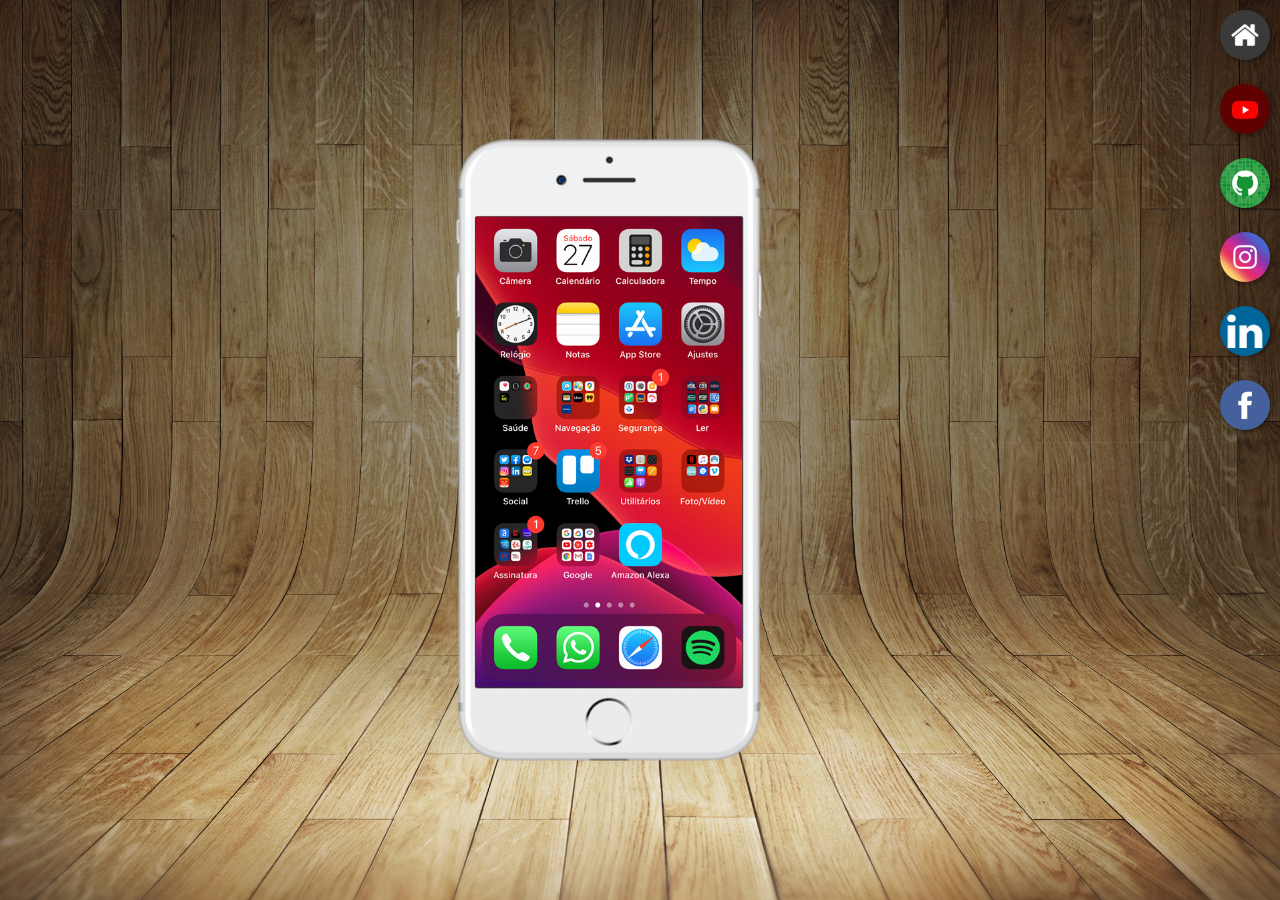
<file: index.html>
<!DOCTYPE html>
<html lang="pt-br">
<head>
    <meta charset="UTF-8">
    <meta name="viewport" content="width=device-width, initial-scale=1.0">
    <link rel="shortcut icon" href="favicon.ico" type="image/x-icon">
    <link rel="stylesheet" href="style/style.css">
    <title>Projeto Redes Sociais</title>
</head>
<body>
    <main>
        <section id="telefone">
            <iframe src="home.html" name="tela" id="tela" frameborder="0">
                Seu navegador ão é copativel com isso
            </iframe>
        </section>
        <section id="redes-sociais">
            <a href="home.html" target="tela"><img src="imagens/logo-home.jpg" alt="">
            </a> <br>
            <a href="youtube.html" target="tela"><img src="imagens/logo-youtube.jpg" alt=""></a> <br>
            <a href="github.html" target="tela"><img src="imagens/logo-github.jpg" alt=""></a> <br>
            <a href="instagram.html" target="tela"><img src="imagens/logo-instagram.jpg" alt=""></a> <br>
            <a href="linkedin.html" target="tela"><img src="imagens/logo-linkedin.png" alt=""></a> <br>
            <a href="facebook.html" target="tela"><img src="imagens/logo-facebook.jpg" alt=""></a>
        </section>
    </main>
</body>
</html>
</file>
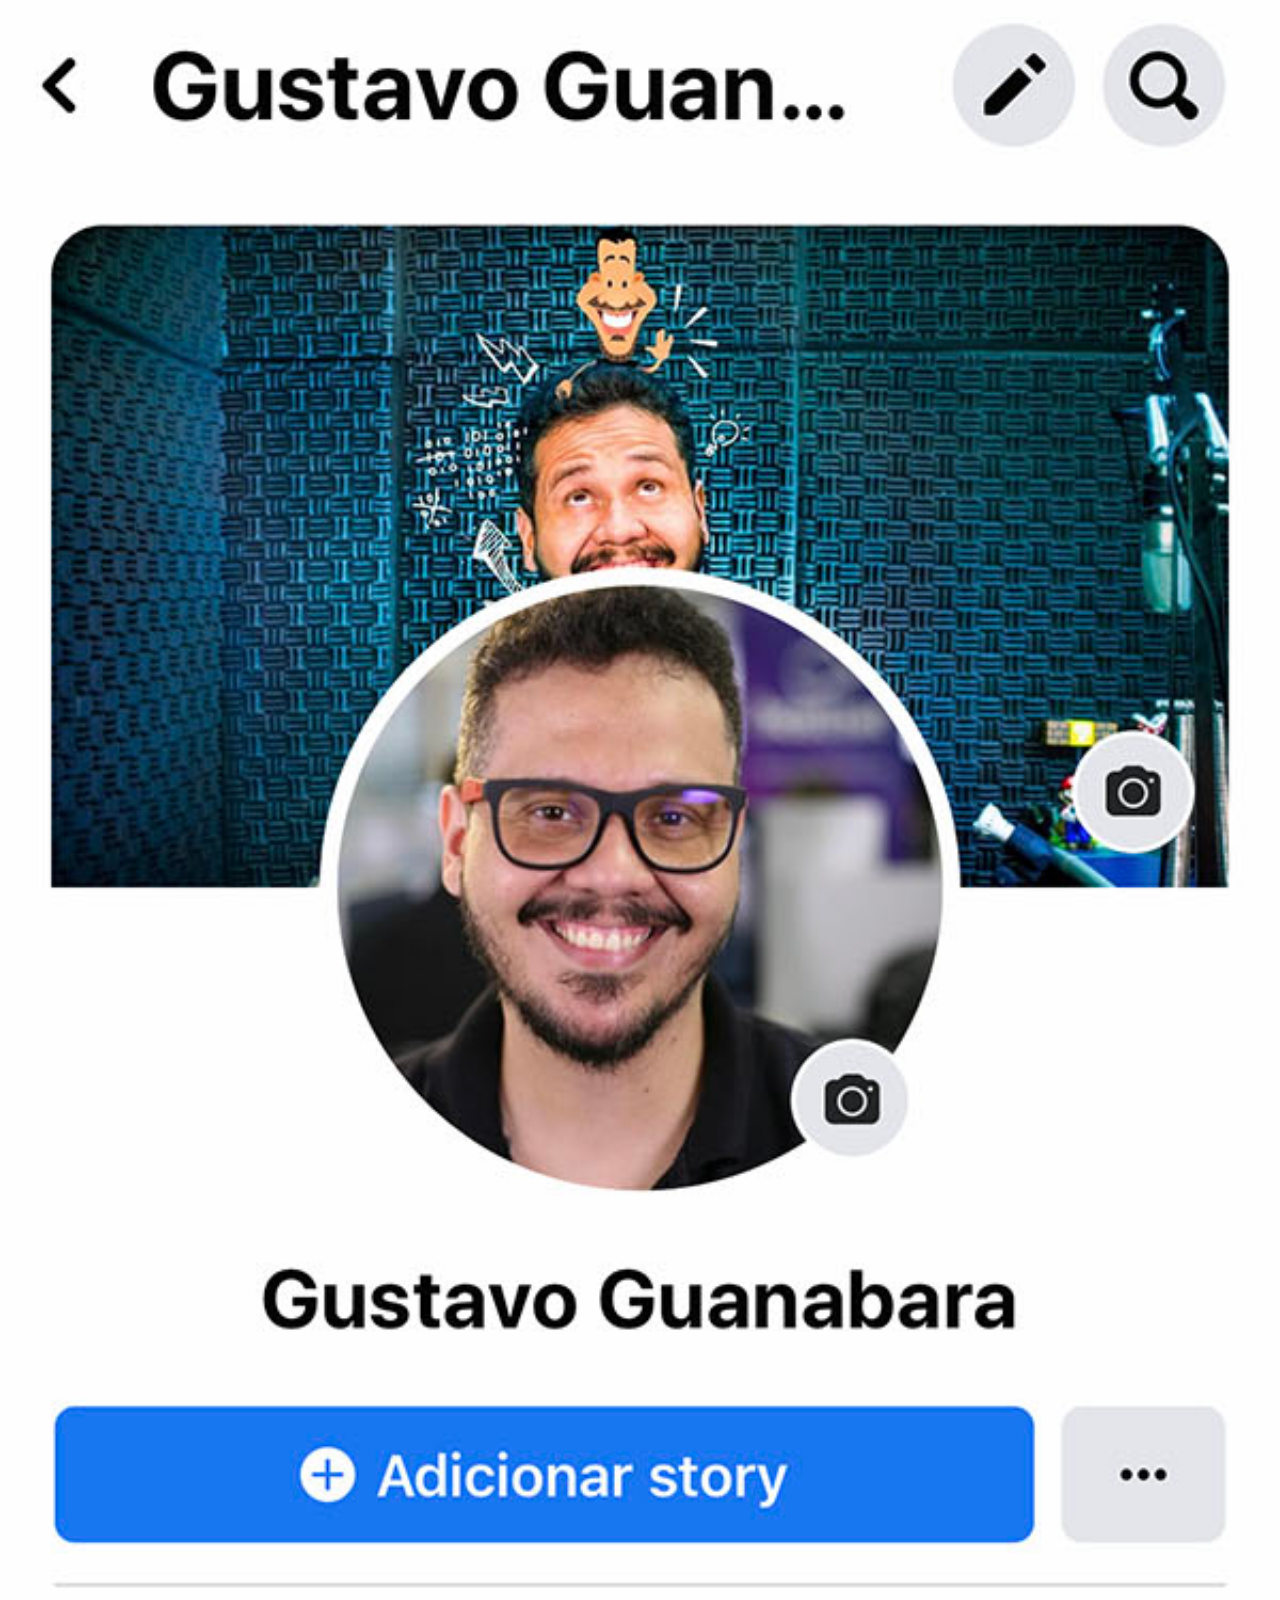
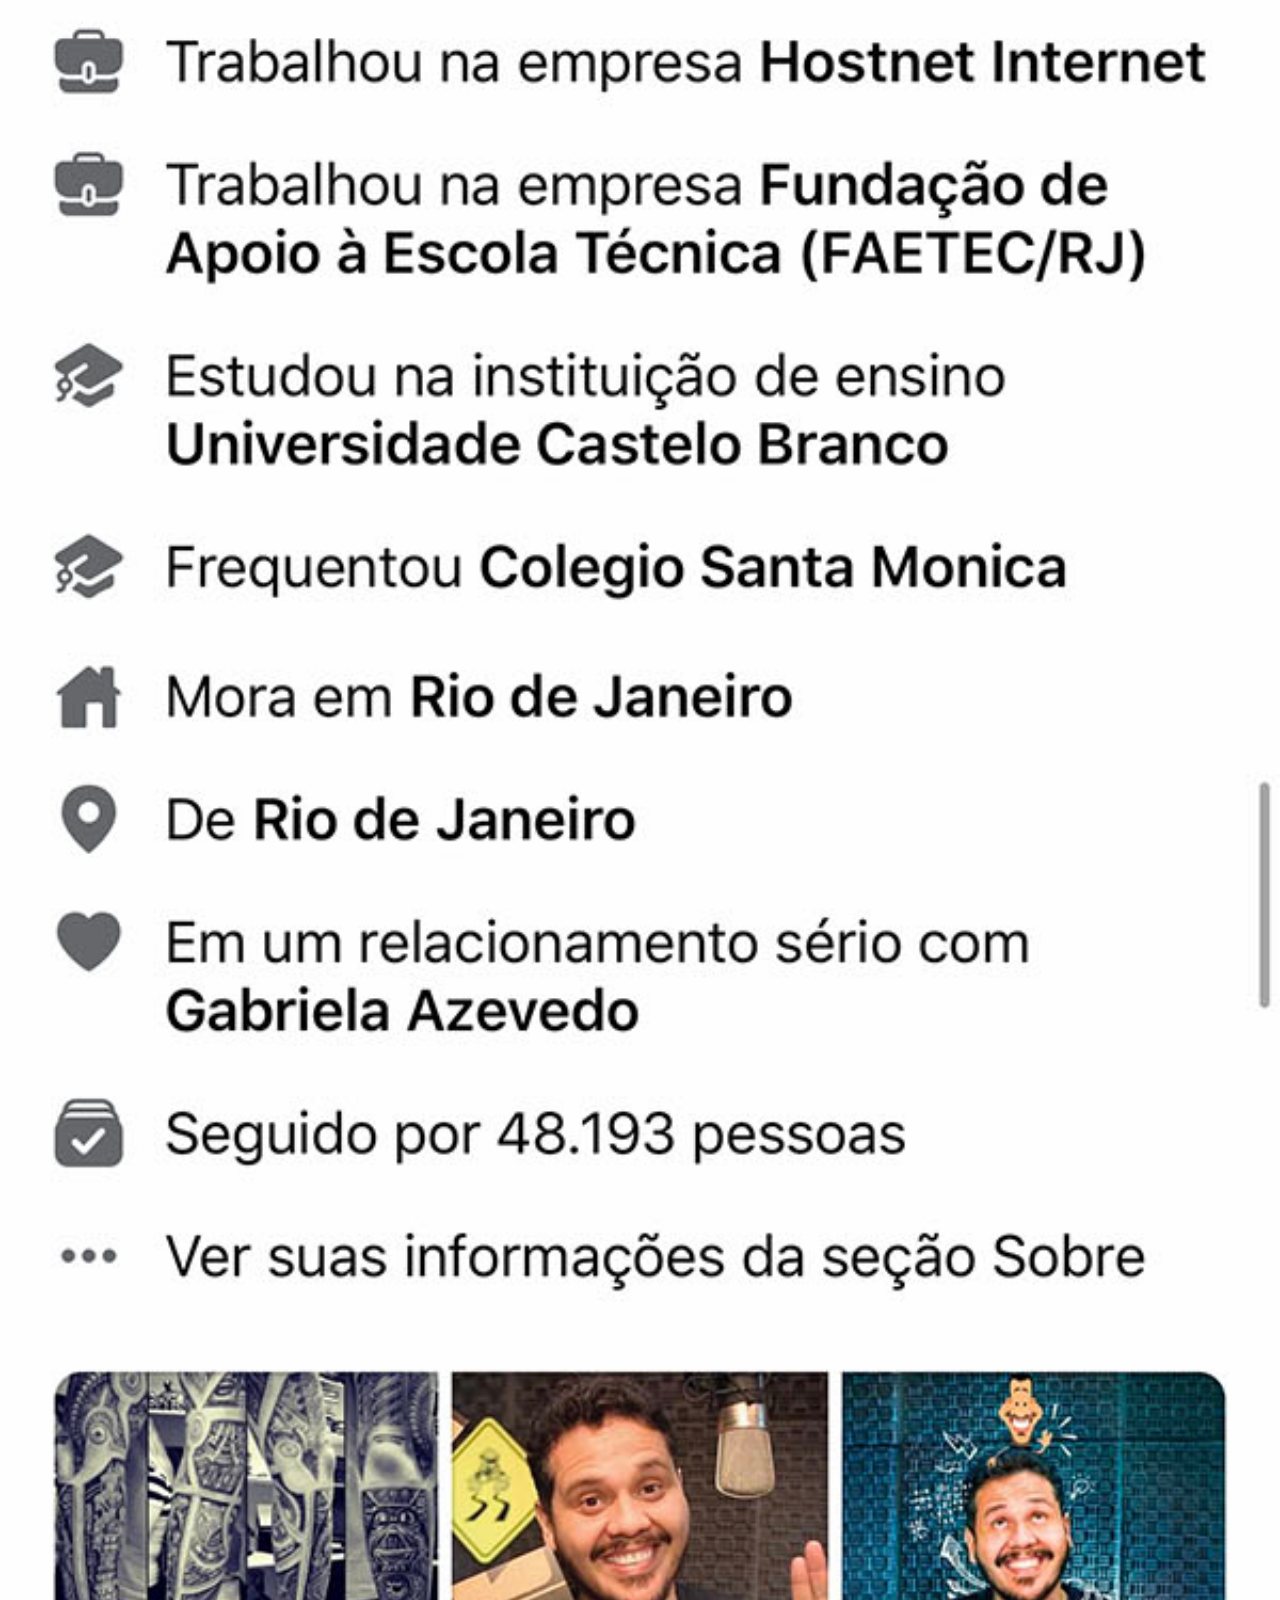
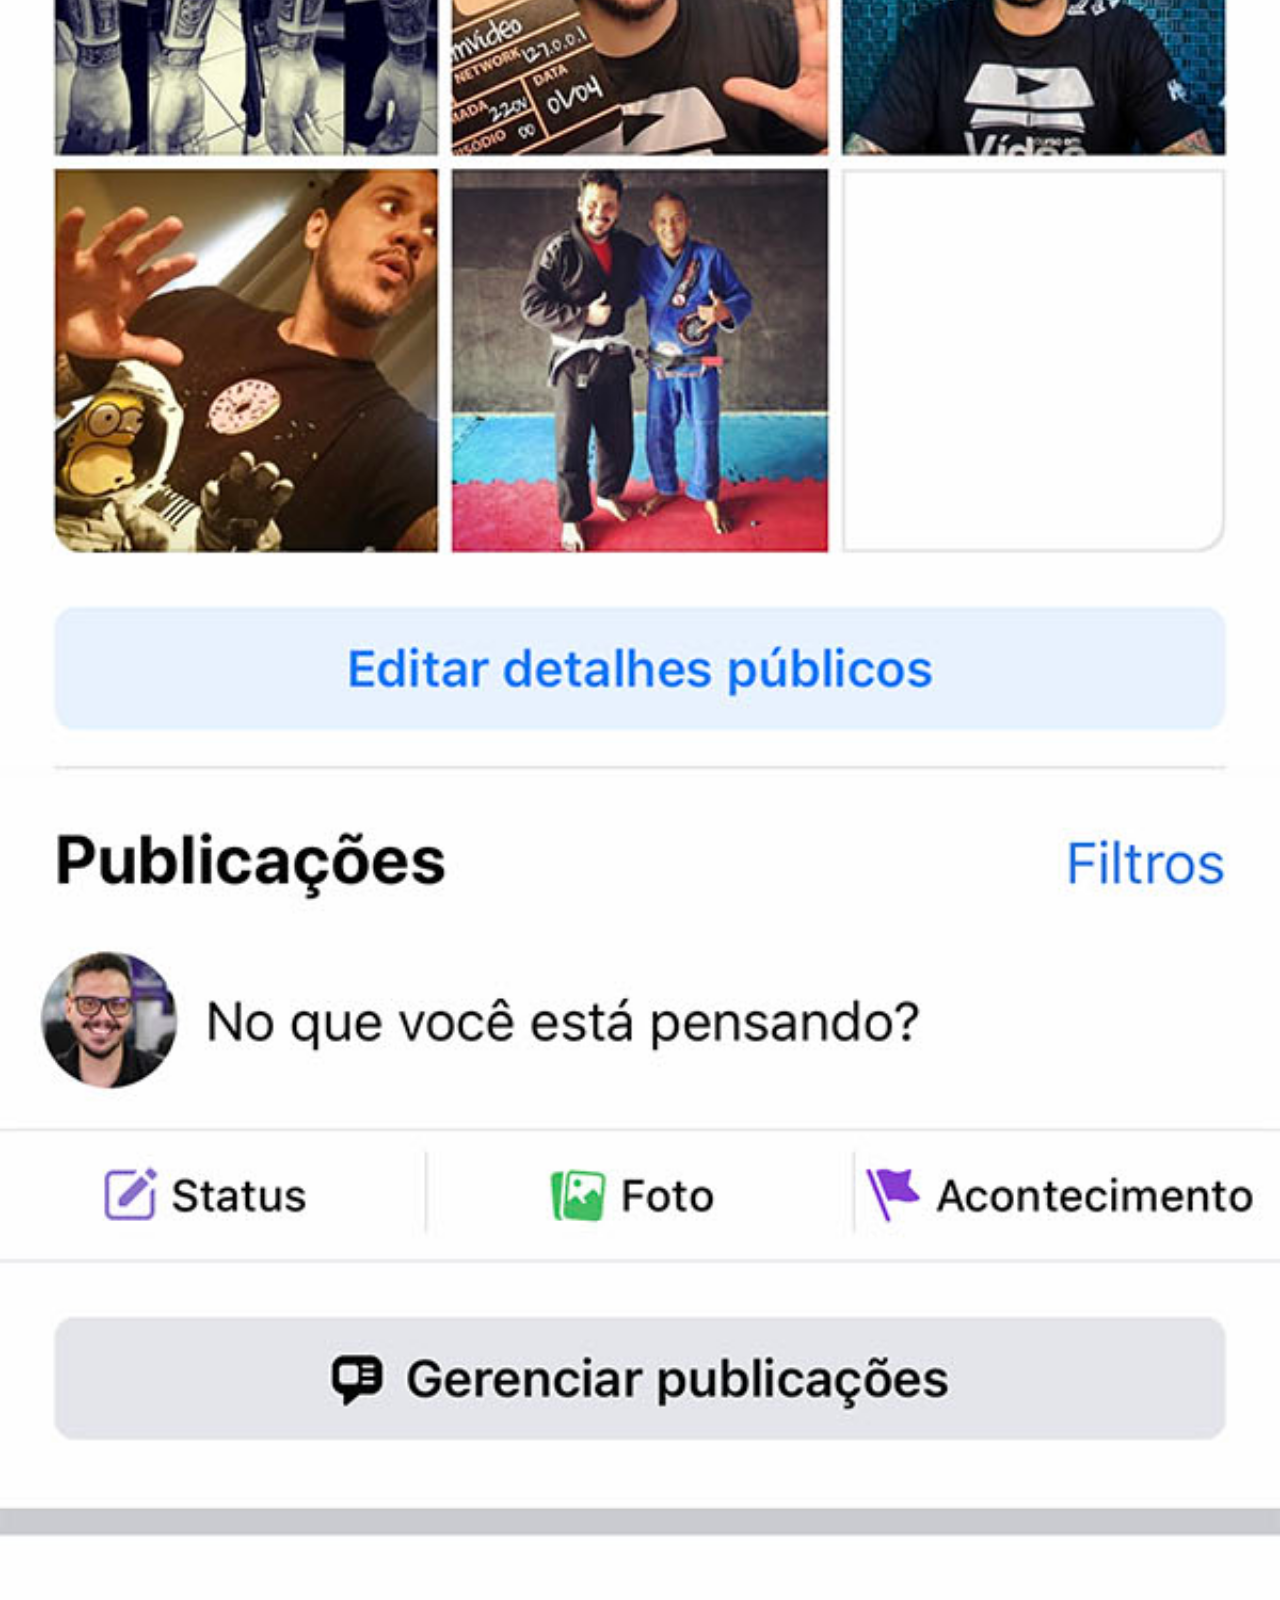
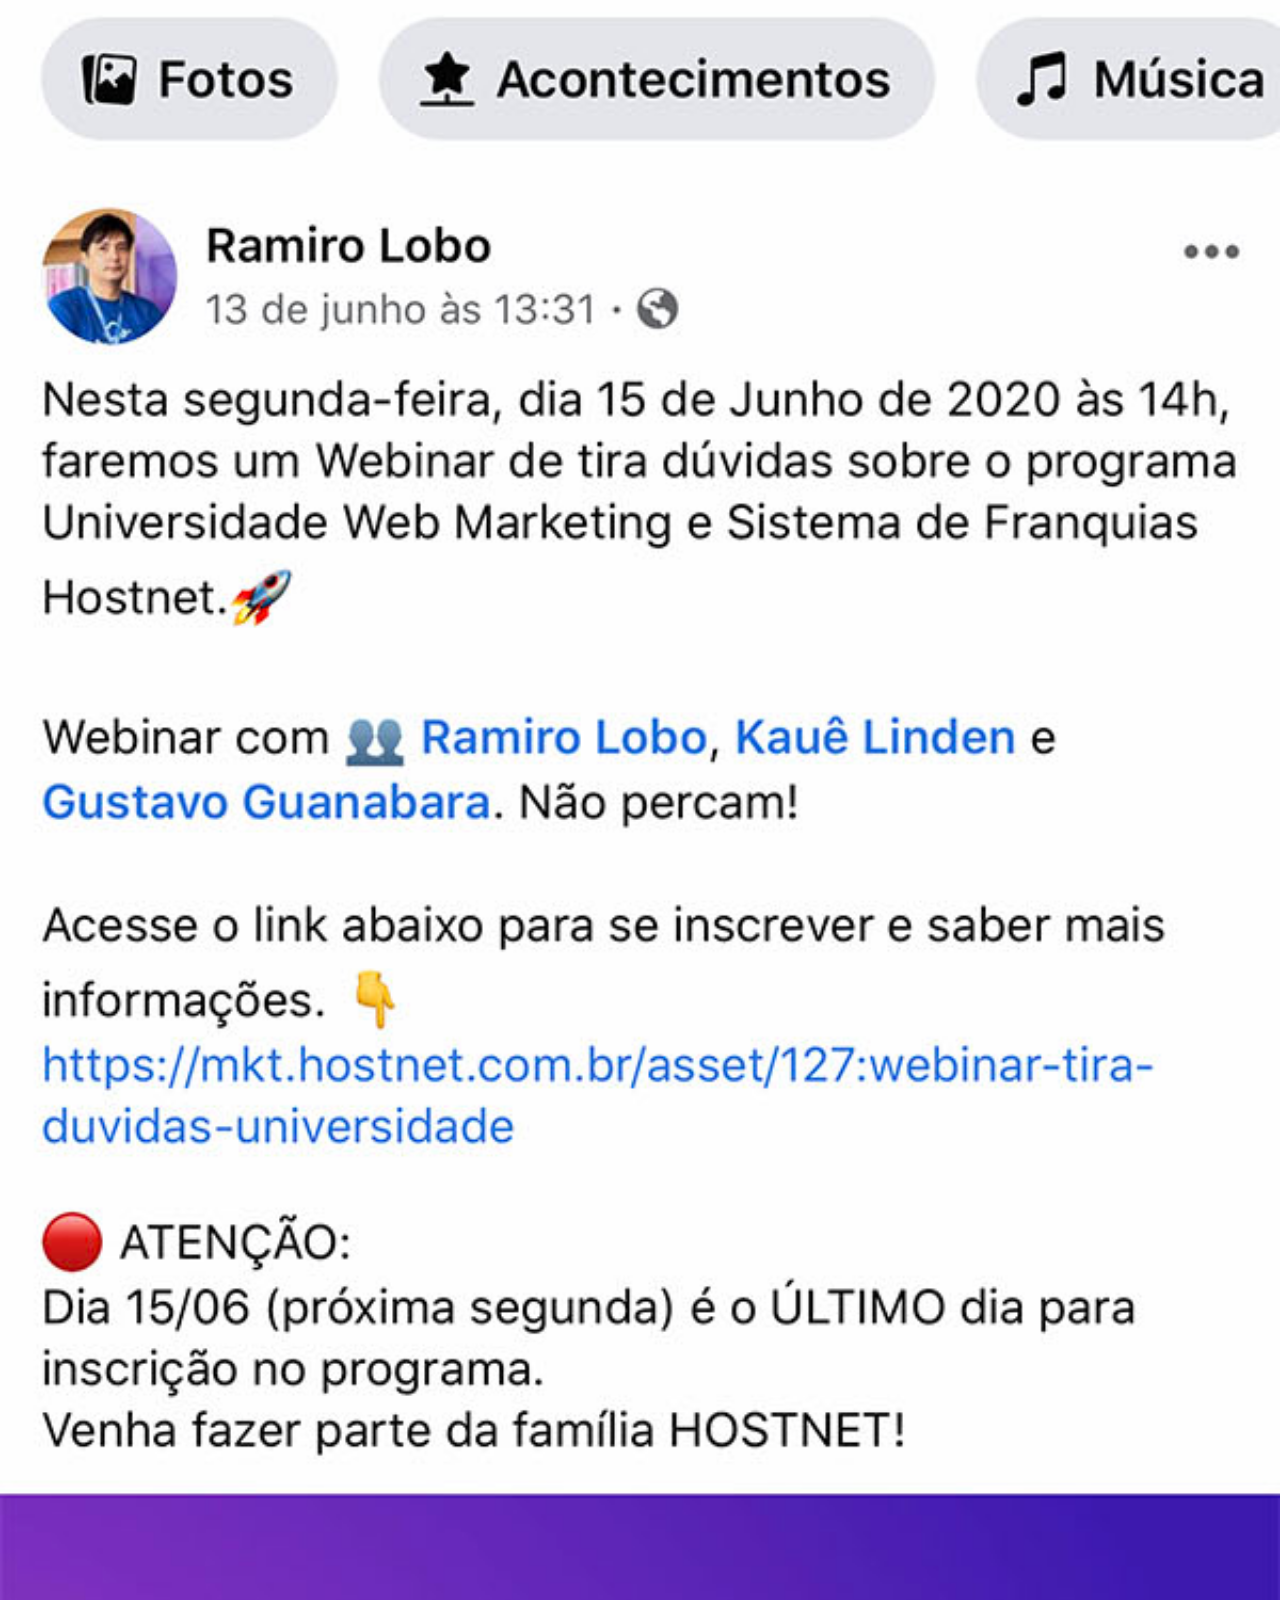
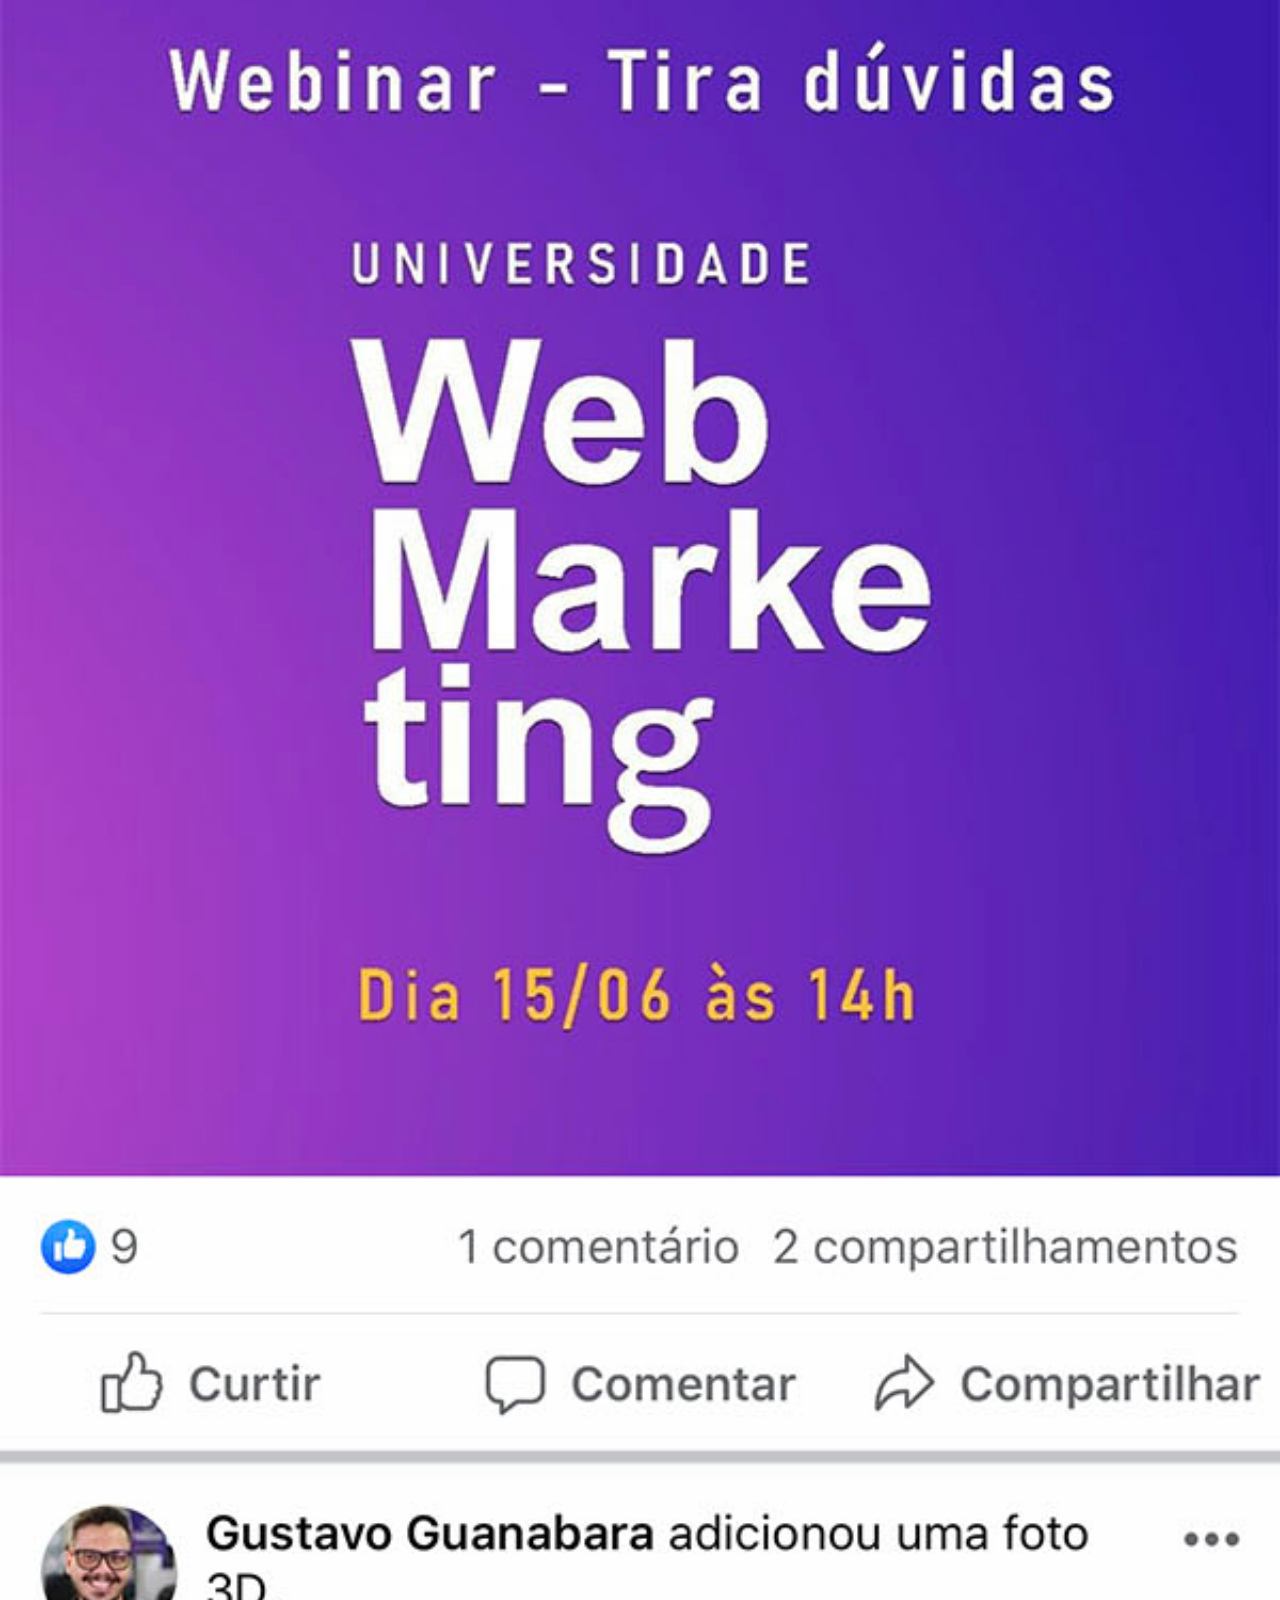
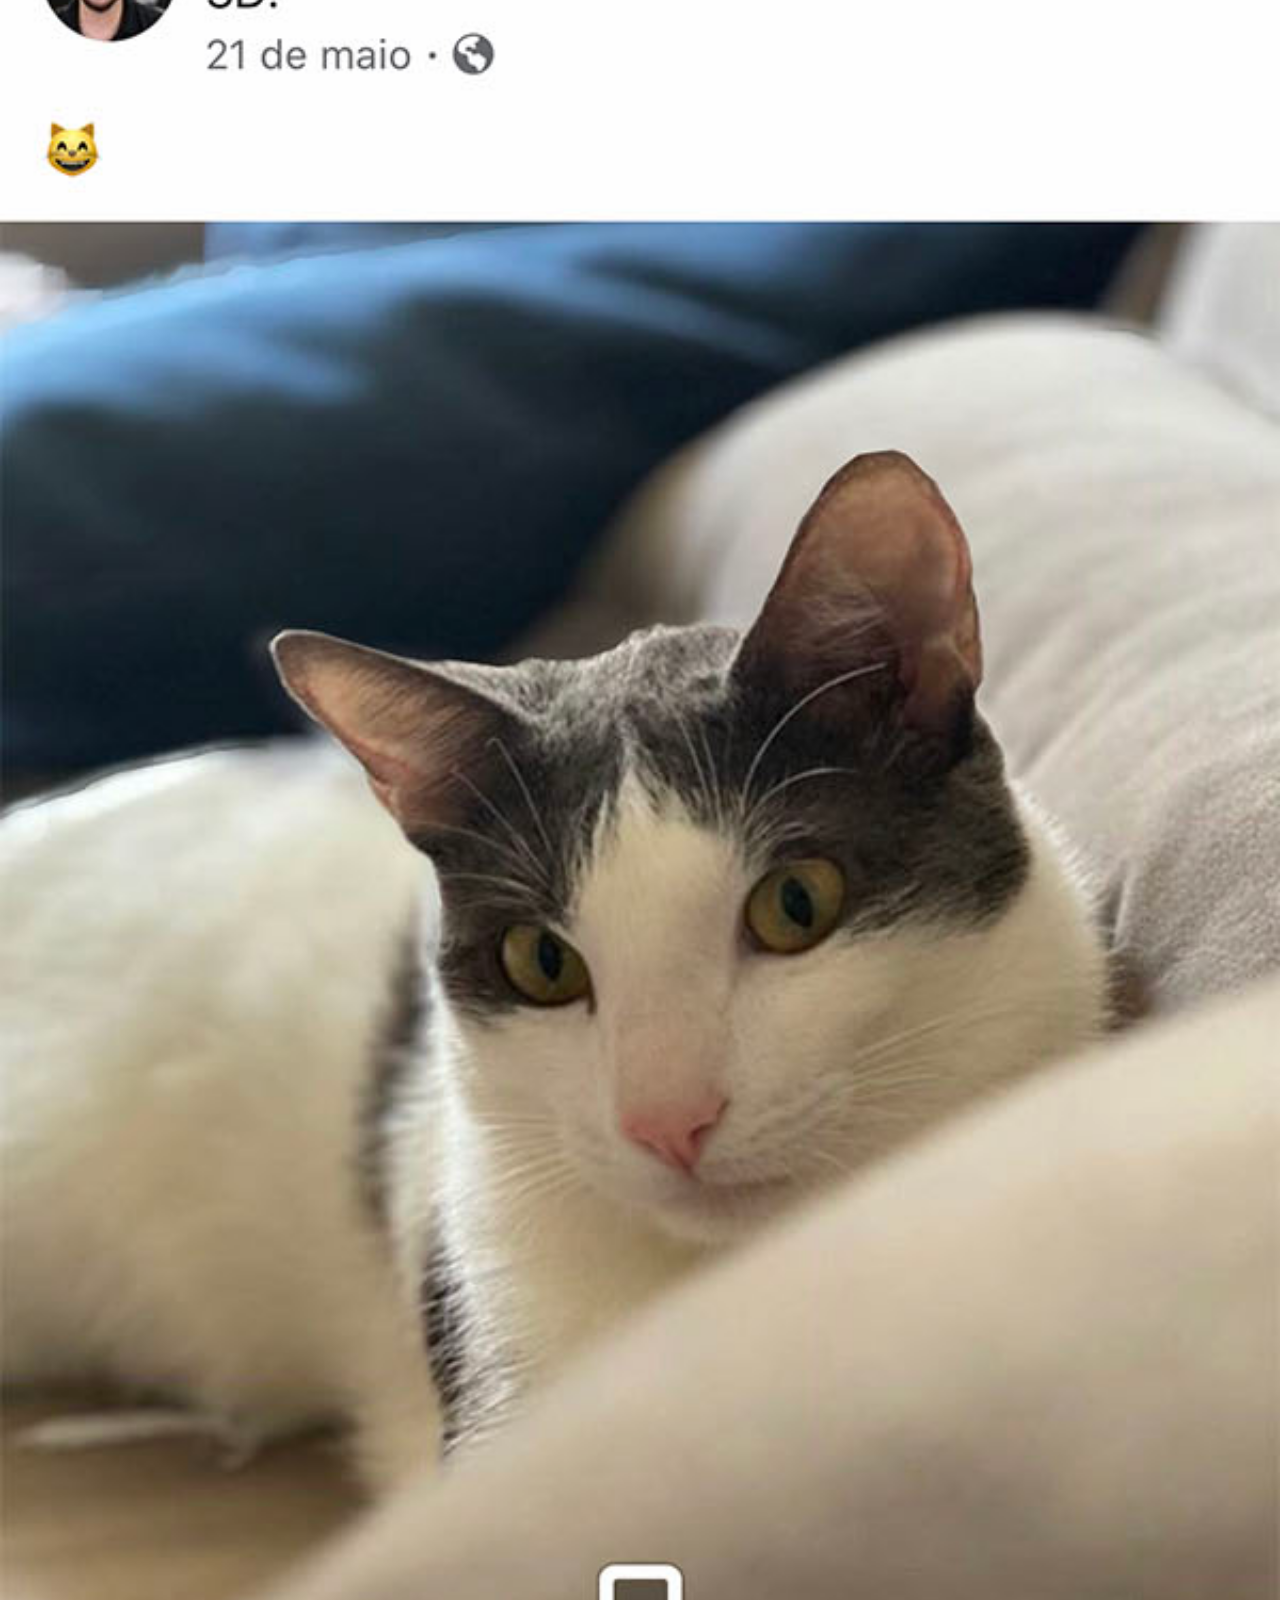
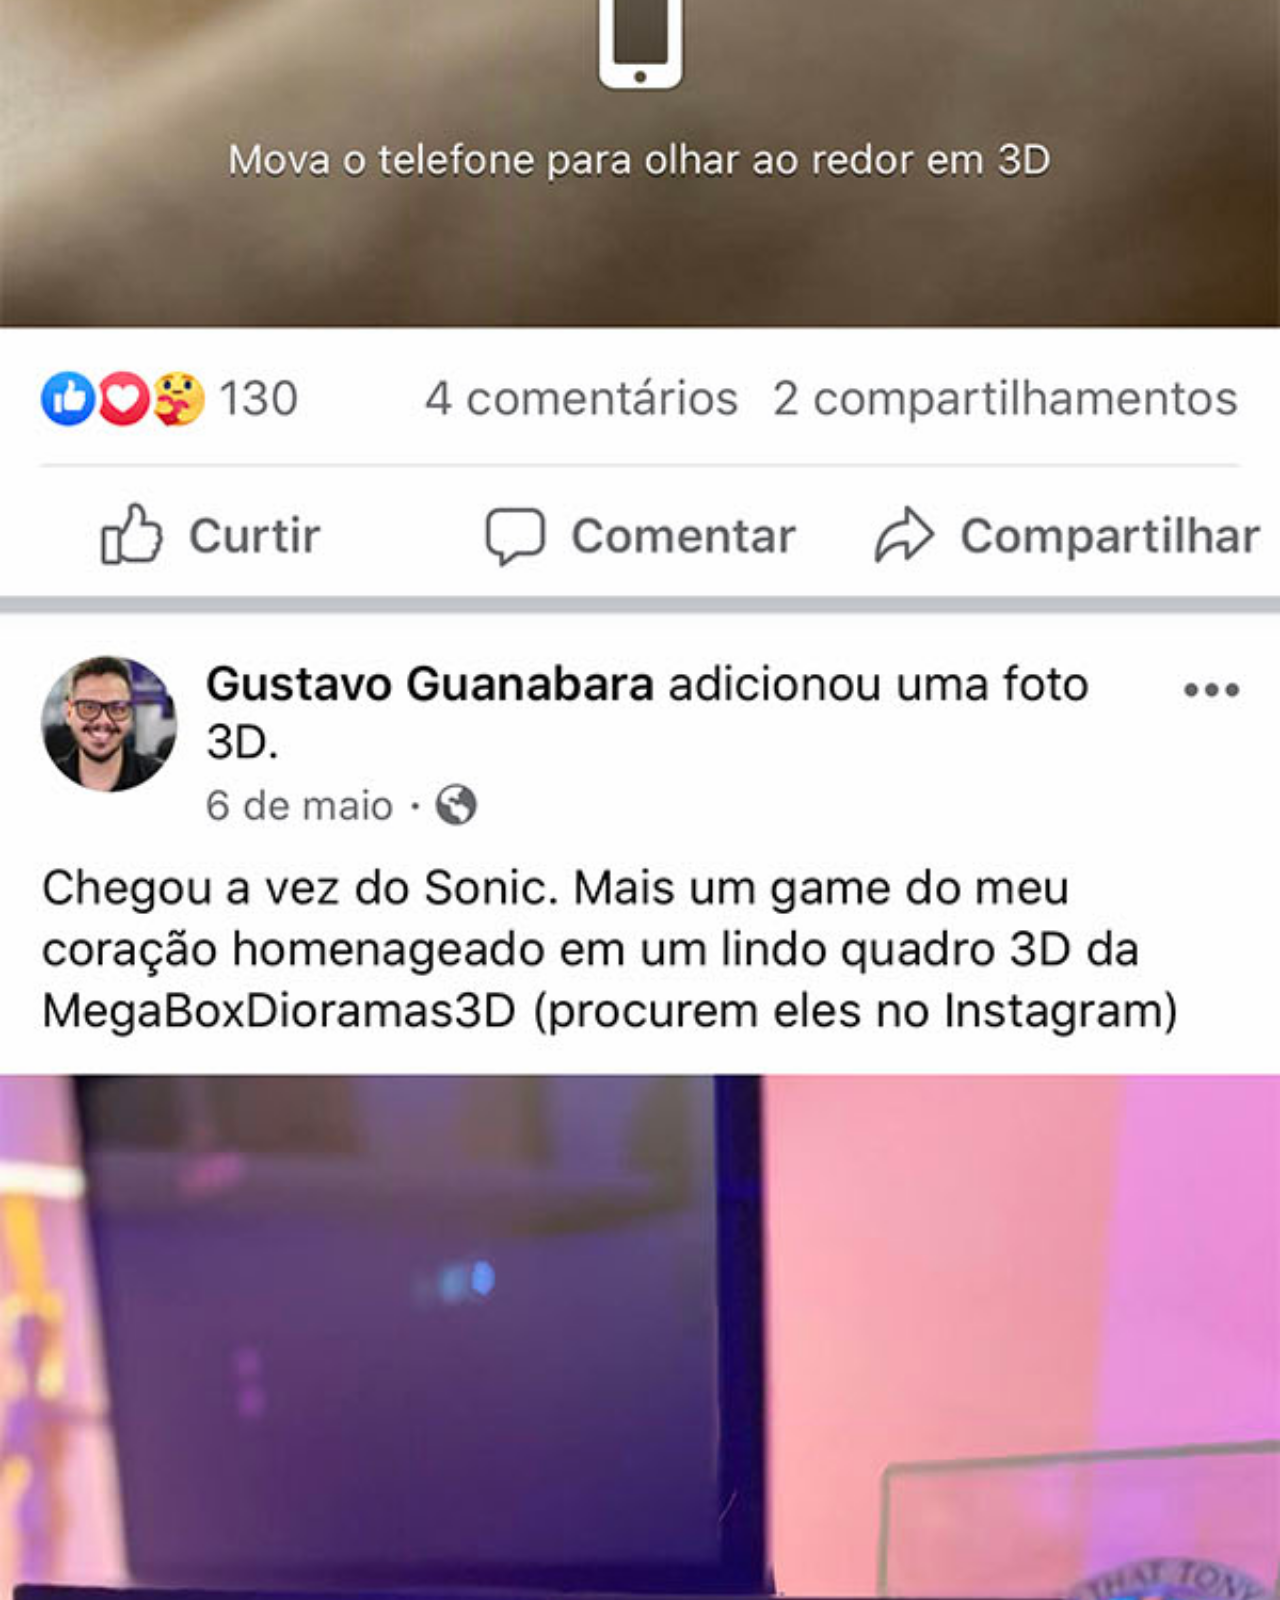
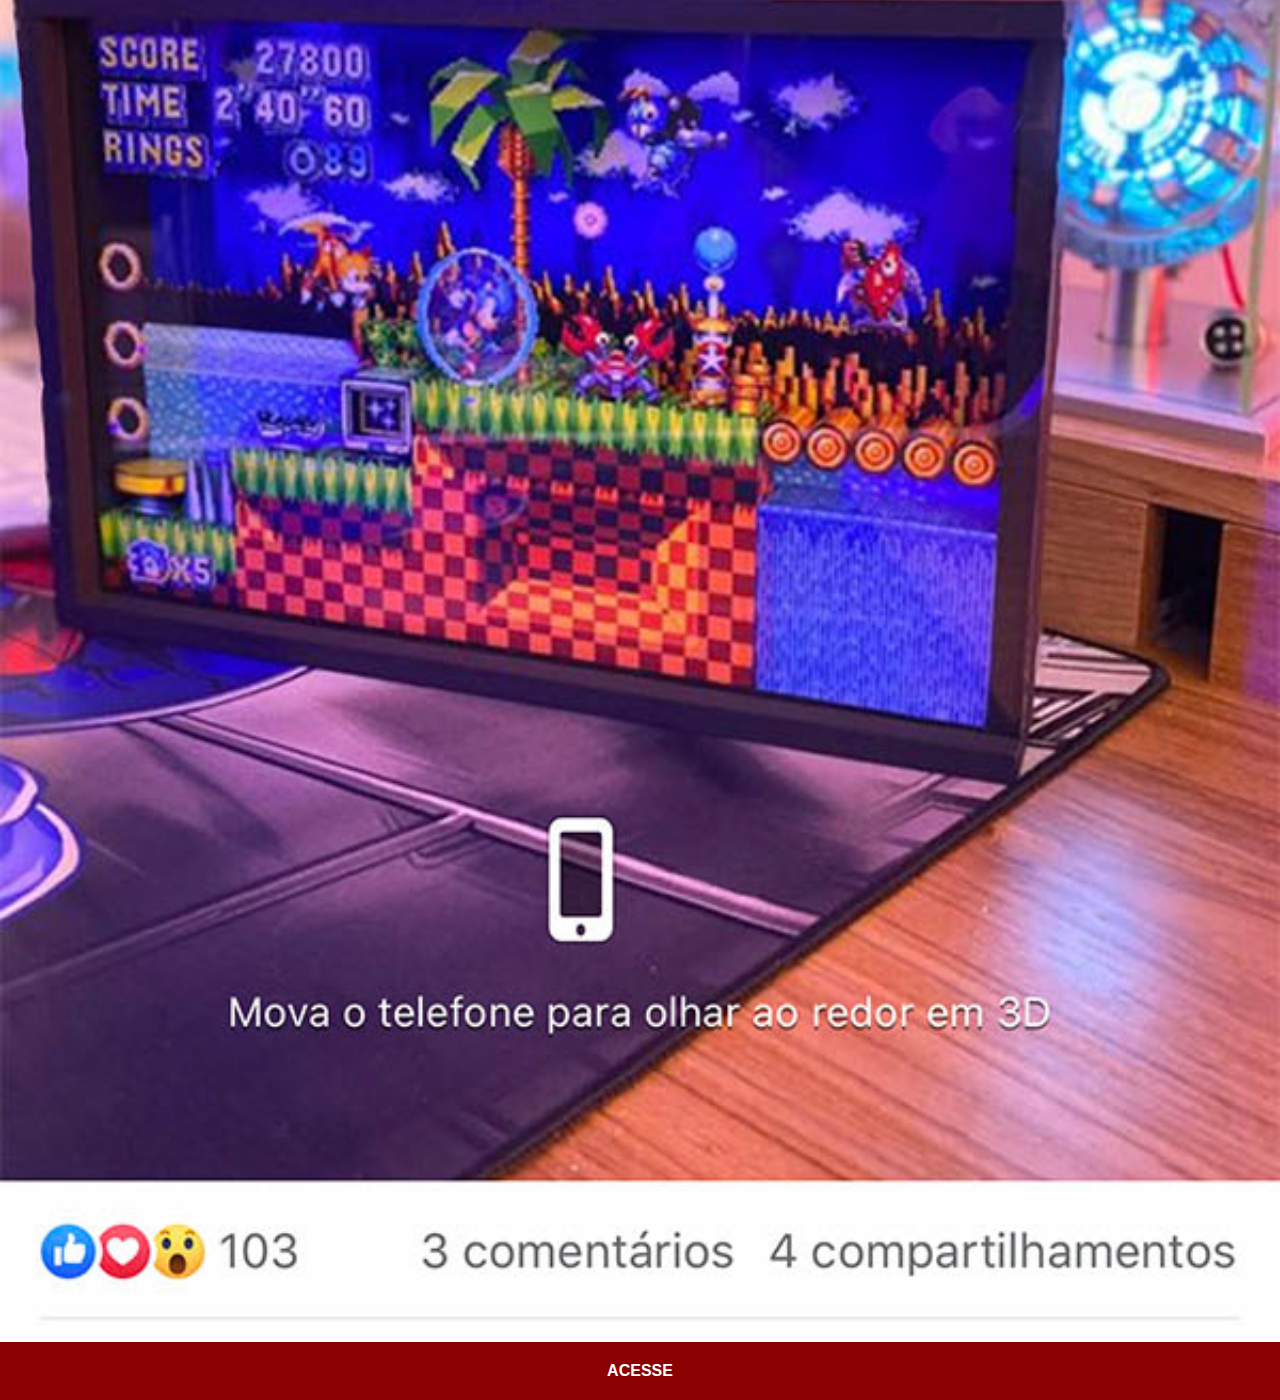
<file: facebook.html>
<!DOCTYPE html>
<html lang="pt-br">
<head>
    <meta charset="UTF-8">
    <meta name="viewport" content="width=device-width, initial-scale=1.0">
    <link rel="stylesheet" href="style/social.css">
    <title>Document</title>
</head>
<body>
    <img src="imagens/tela-facebook.jpg" alt="FaceBook">
    <a href="https://www.facebook.com/matheus.interaminense.9" target="_blank">ACESSE</a>
</body>
</html>
</file>
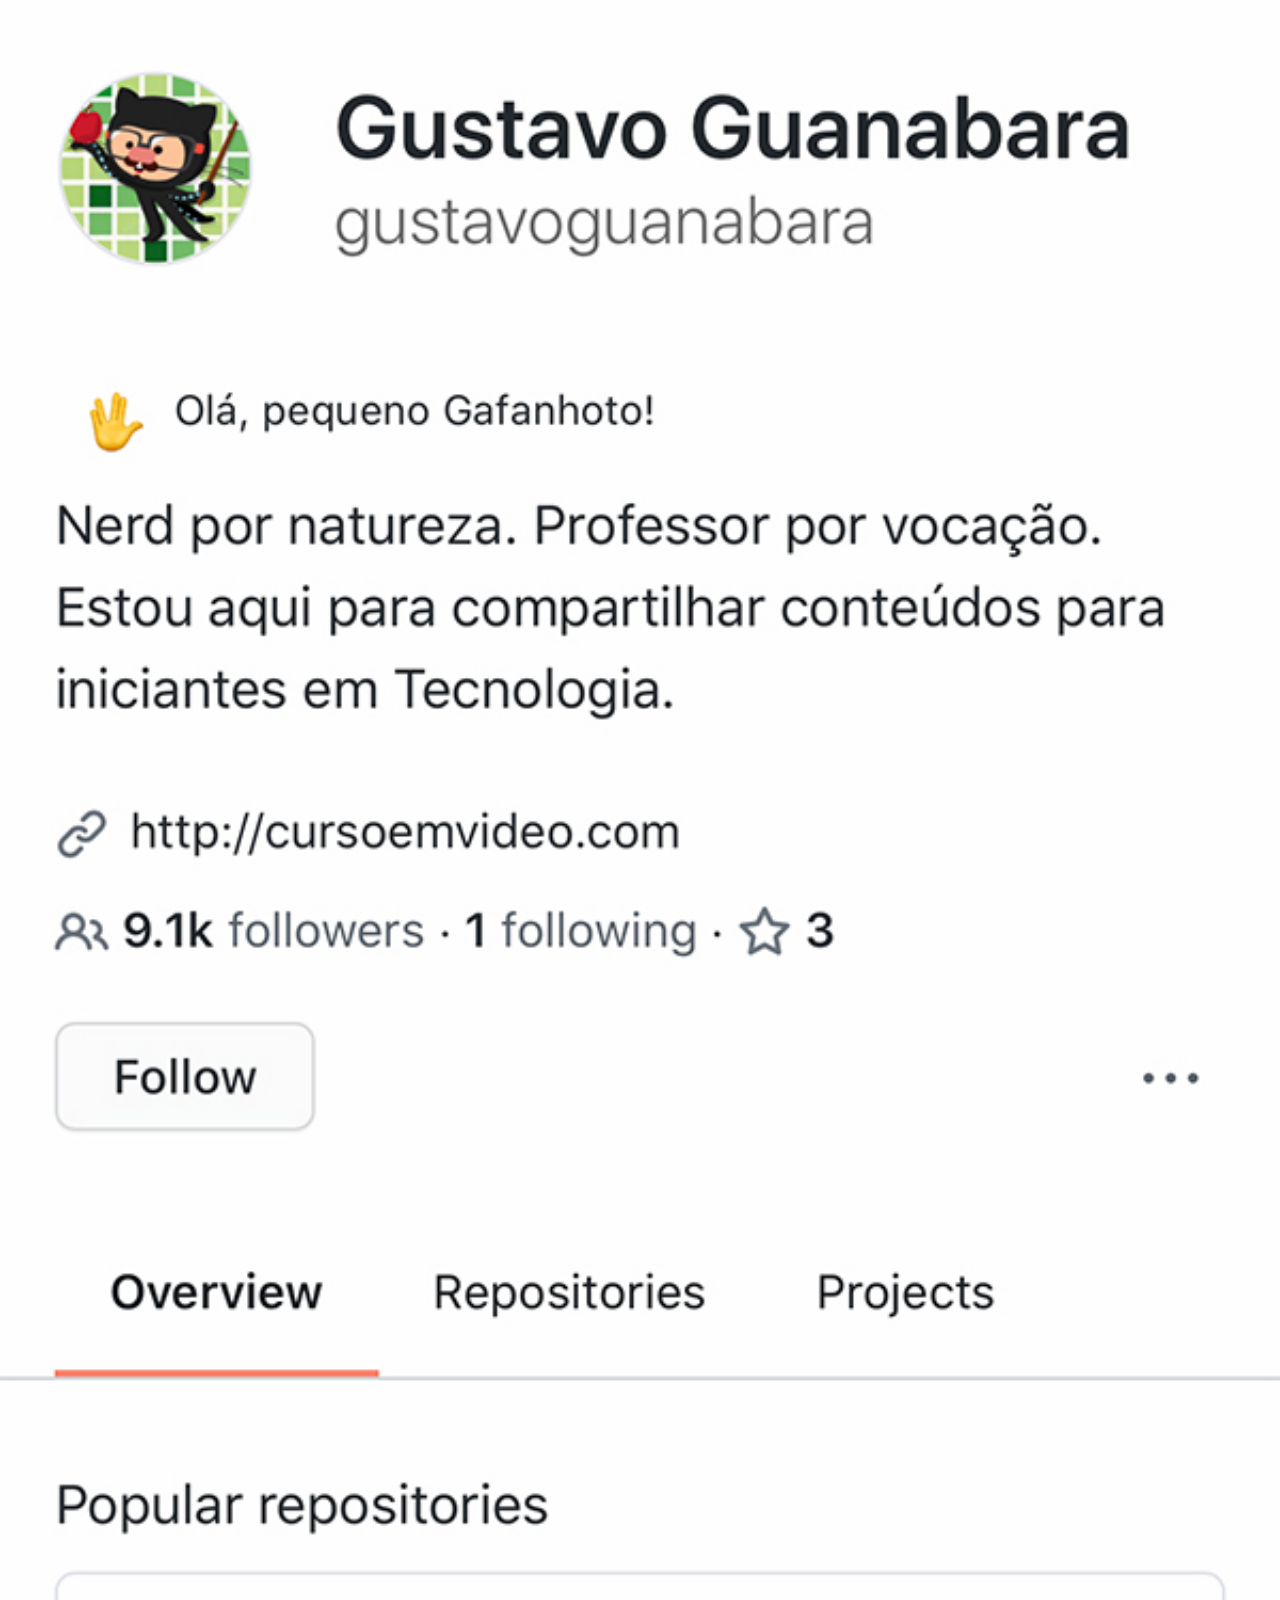
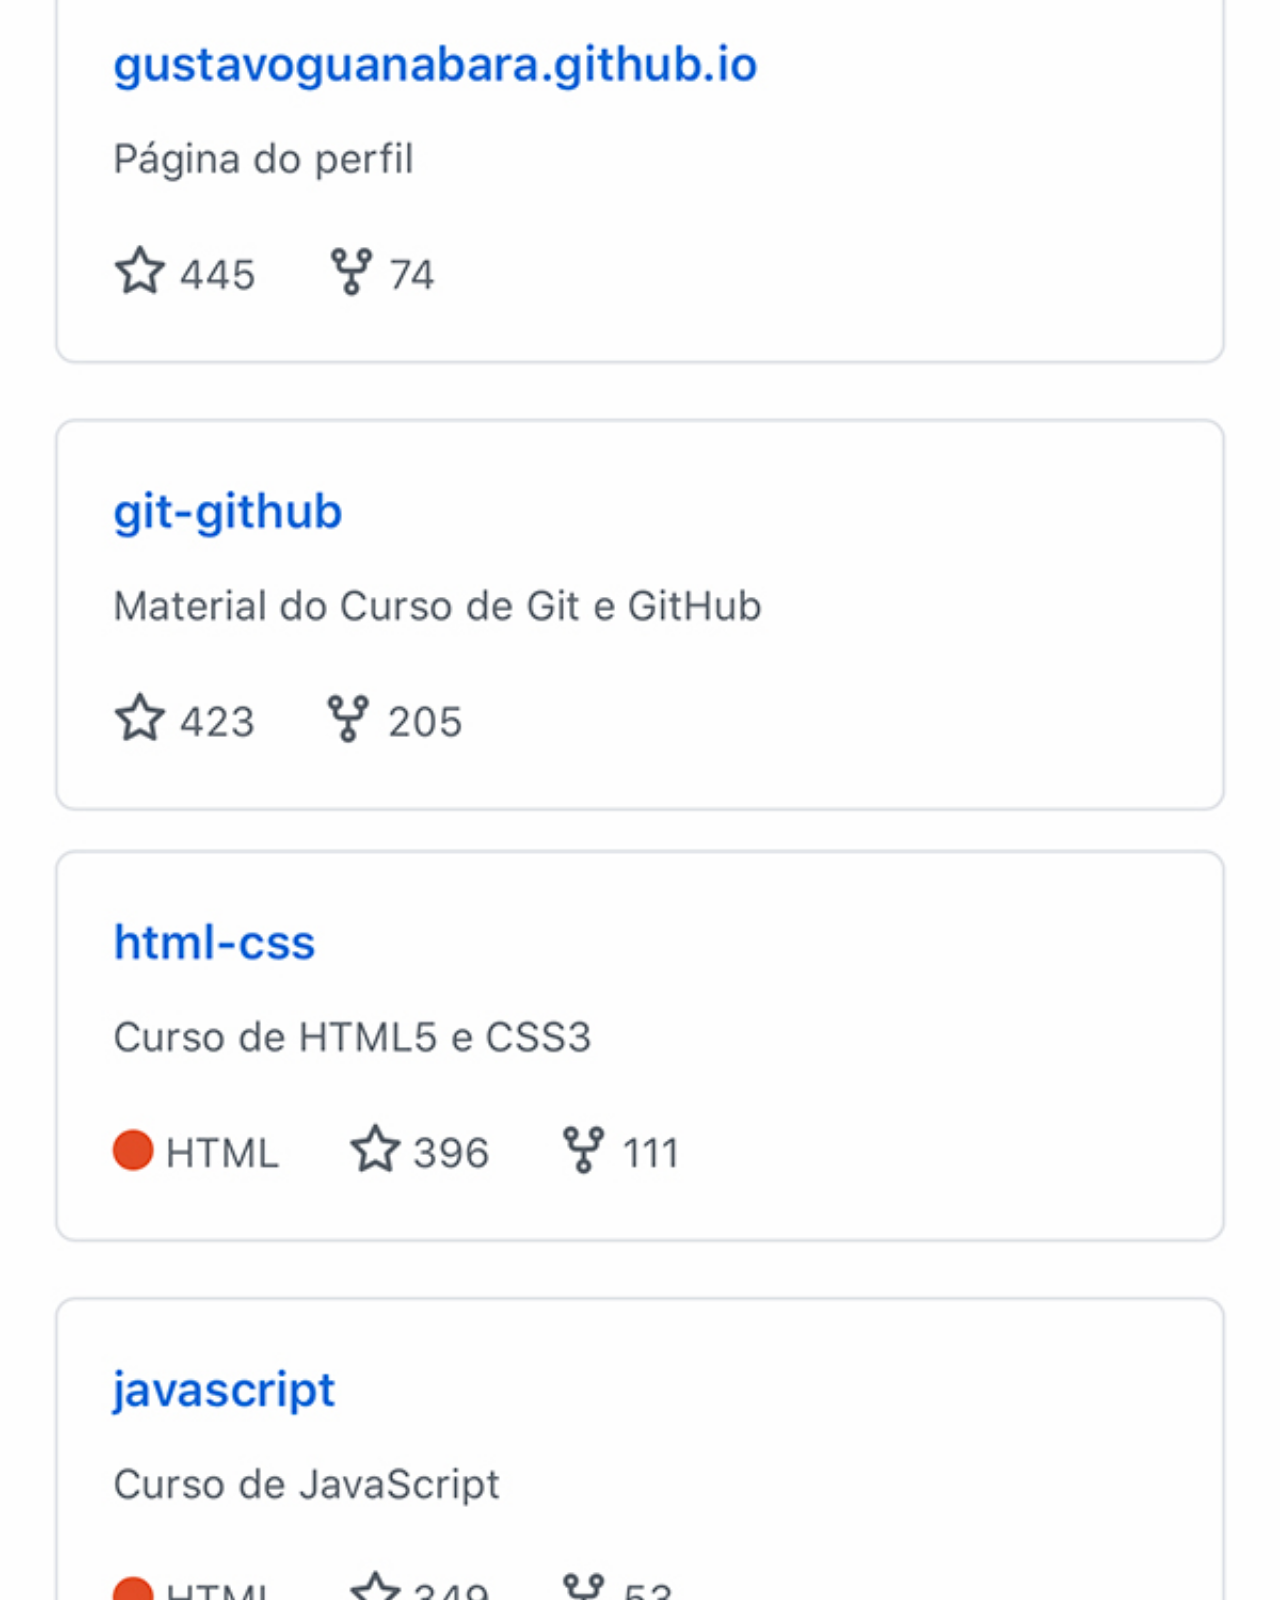
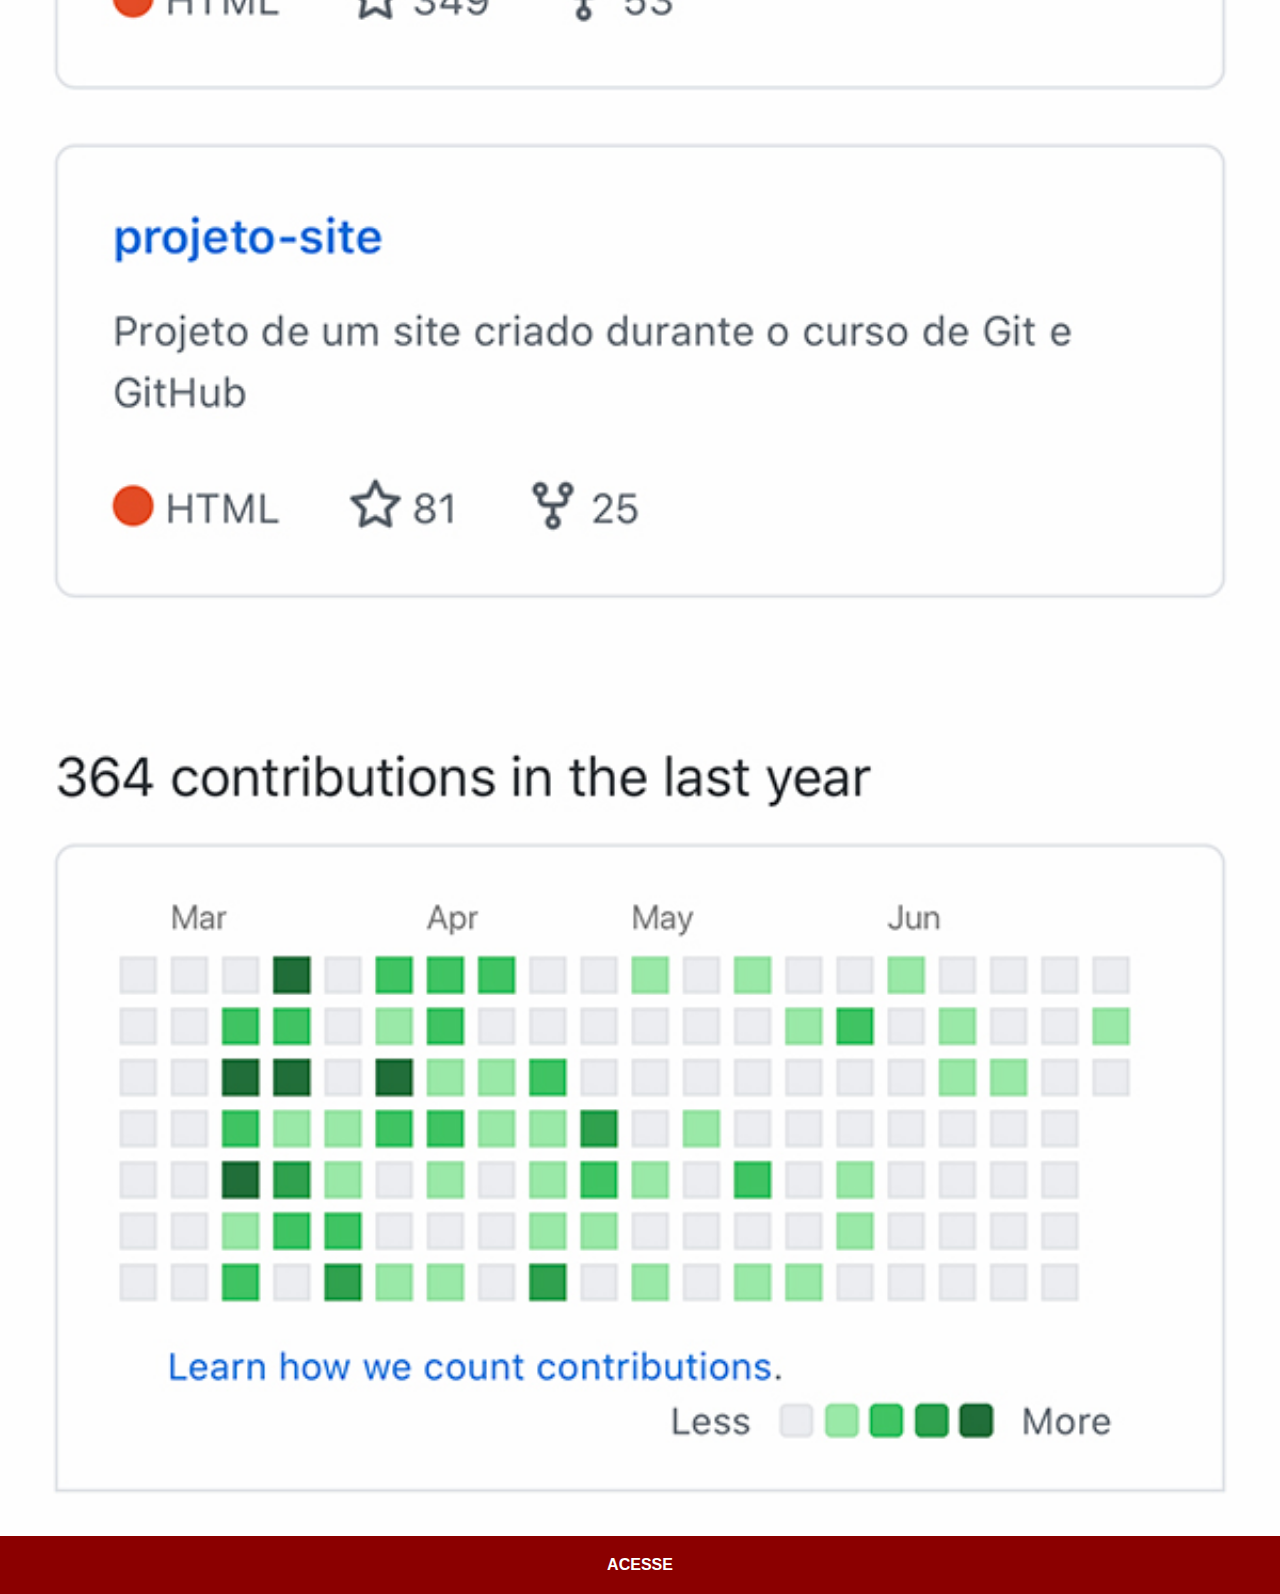
<file: github.html>
<!DOCTYPE html>
<html lang="pt-br">
<head>
    <meta charset="UTF-8">
    <meta name="viewport" content="width=device-width, initial-scale=1.0">
    <link rel="stylesheet" href="style/social.css">
    <title>GitHub</title>
</head>
<body>
    <img src="imagens/tela-github.jpg" alt="GitHub">
    <a href="https://github.com/matheusfsilva-Dev" target="_blank">ACESSE</a>
</body>
</html>
</file>
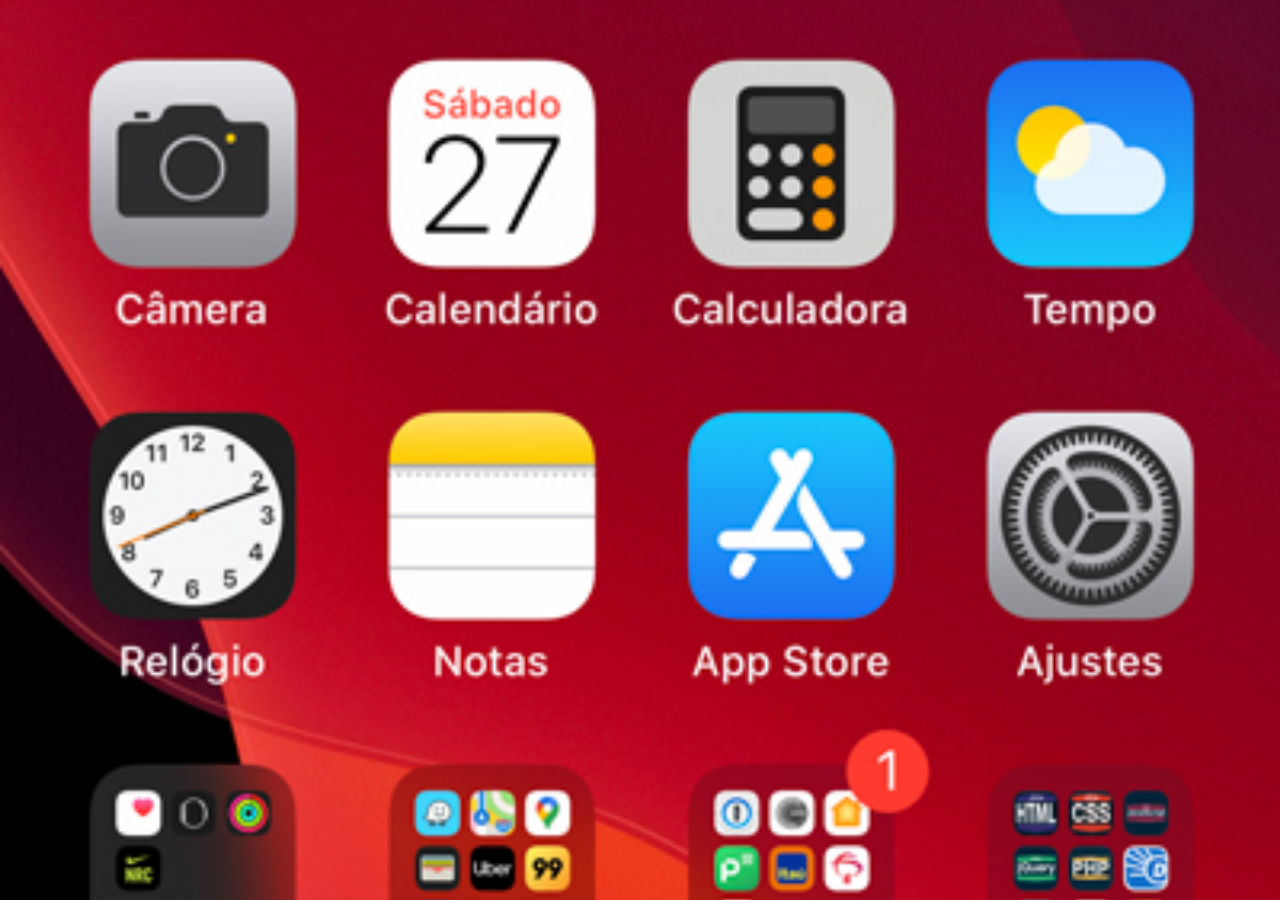
<file: home.html>
<!DOCTYPE html>
<html lang="pt-br">
<head>
    <meta charset="UTF-8">
    <meta name="viewport" content="width=device-width, initial-scale=1.0">
    <title>home</title>
    <style>
        * {
            margin: 0px;
            padding: 0px;
        }

        body {
            width: 100vw;
            height: 100vh;
            background: black url('imagens/tela-home.jpg') no-repeat top center;
            background-size: cover;
        }
    </style>
</head>
<body>
    
</body>
</html>
</file>
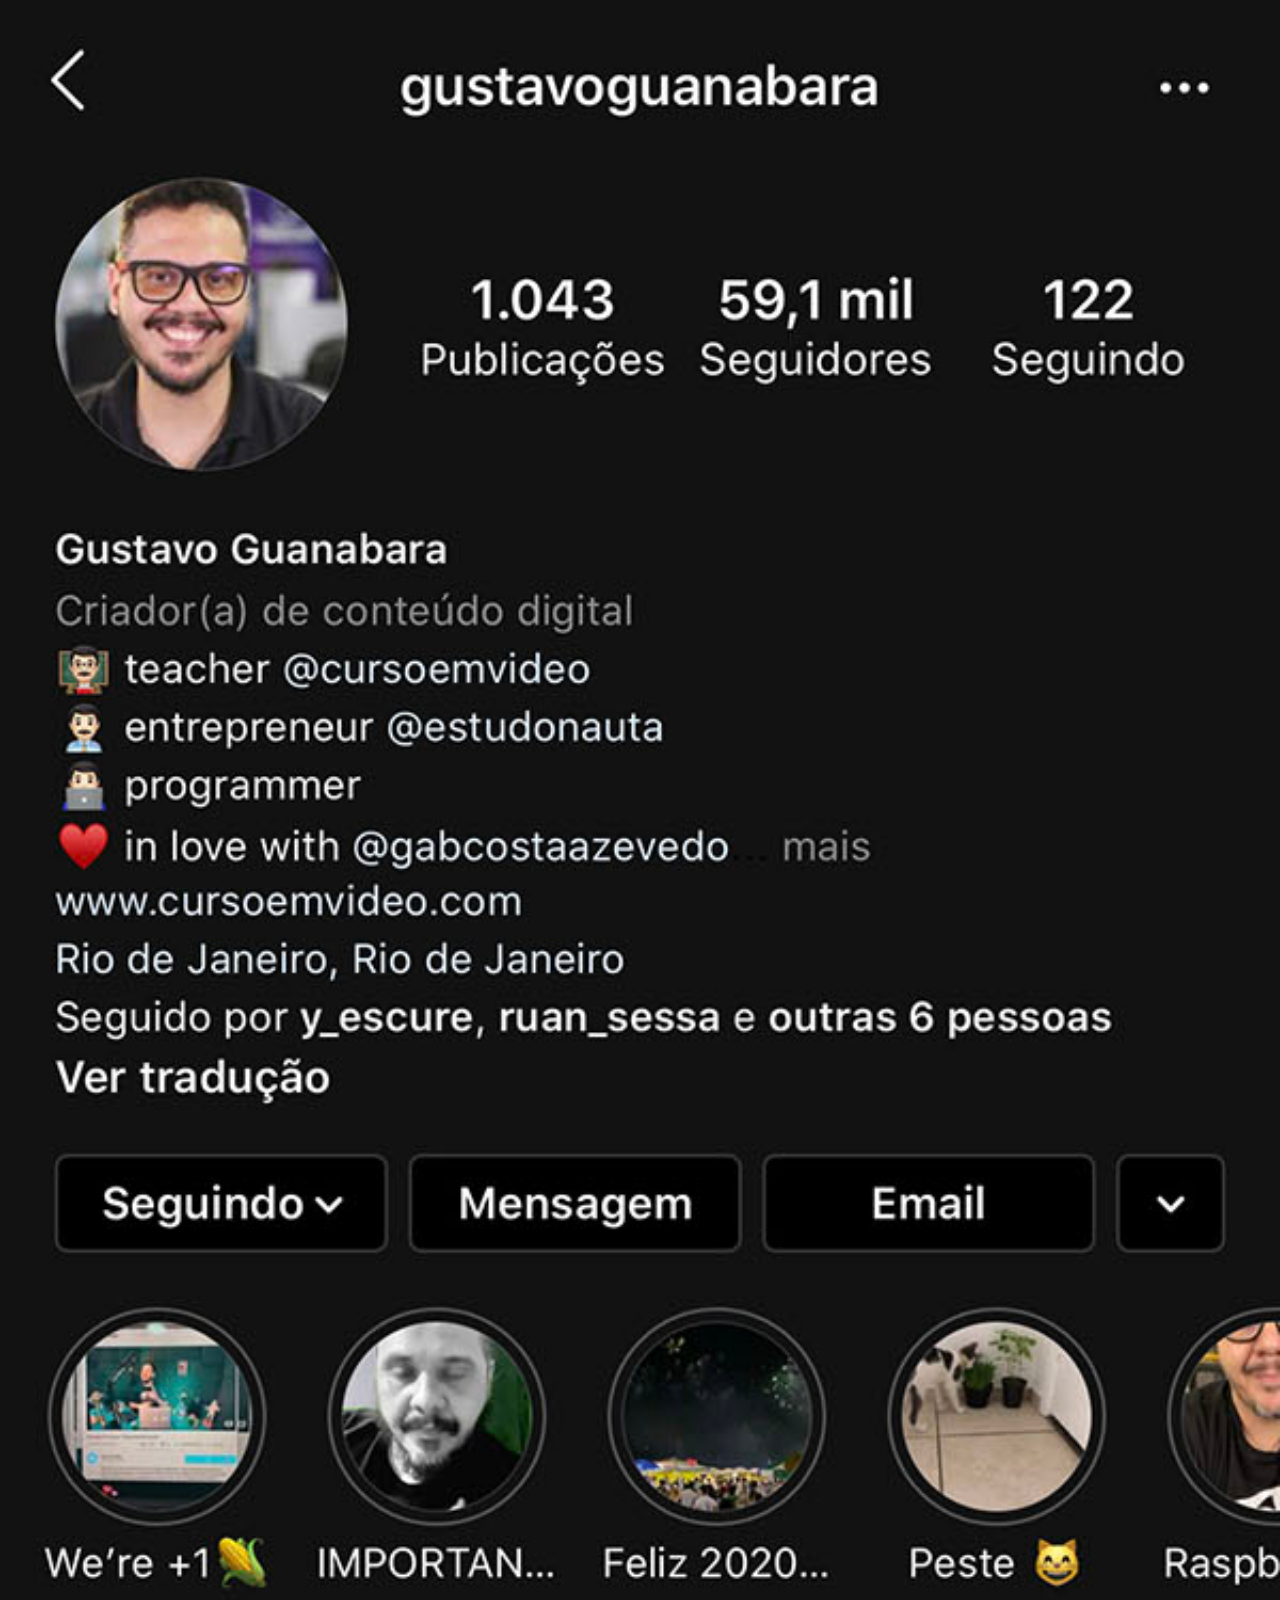
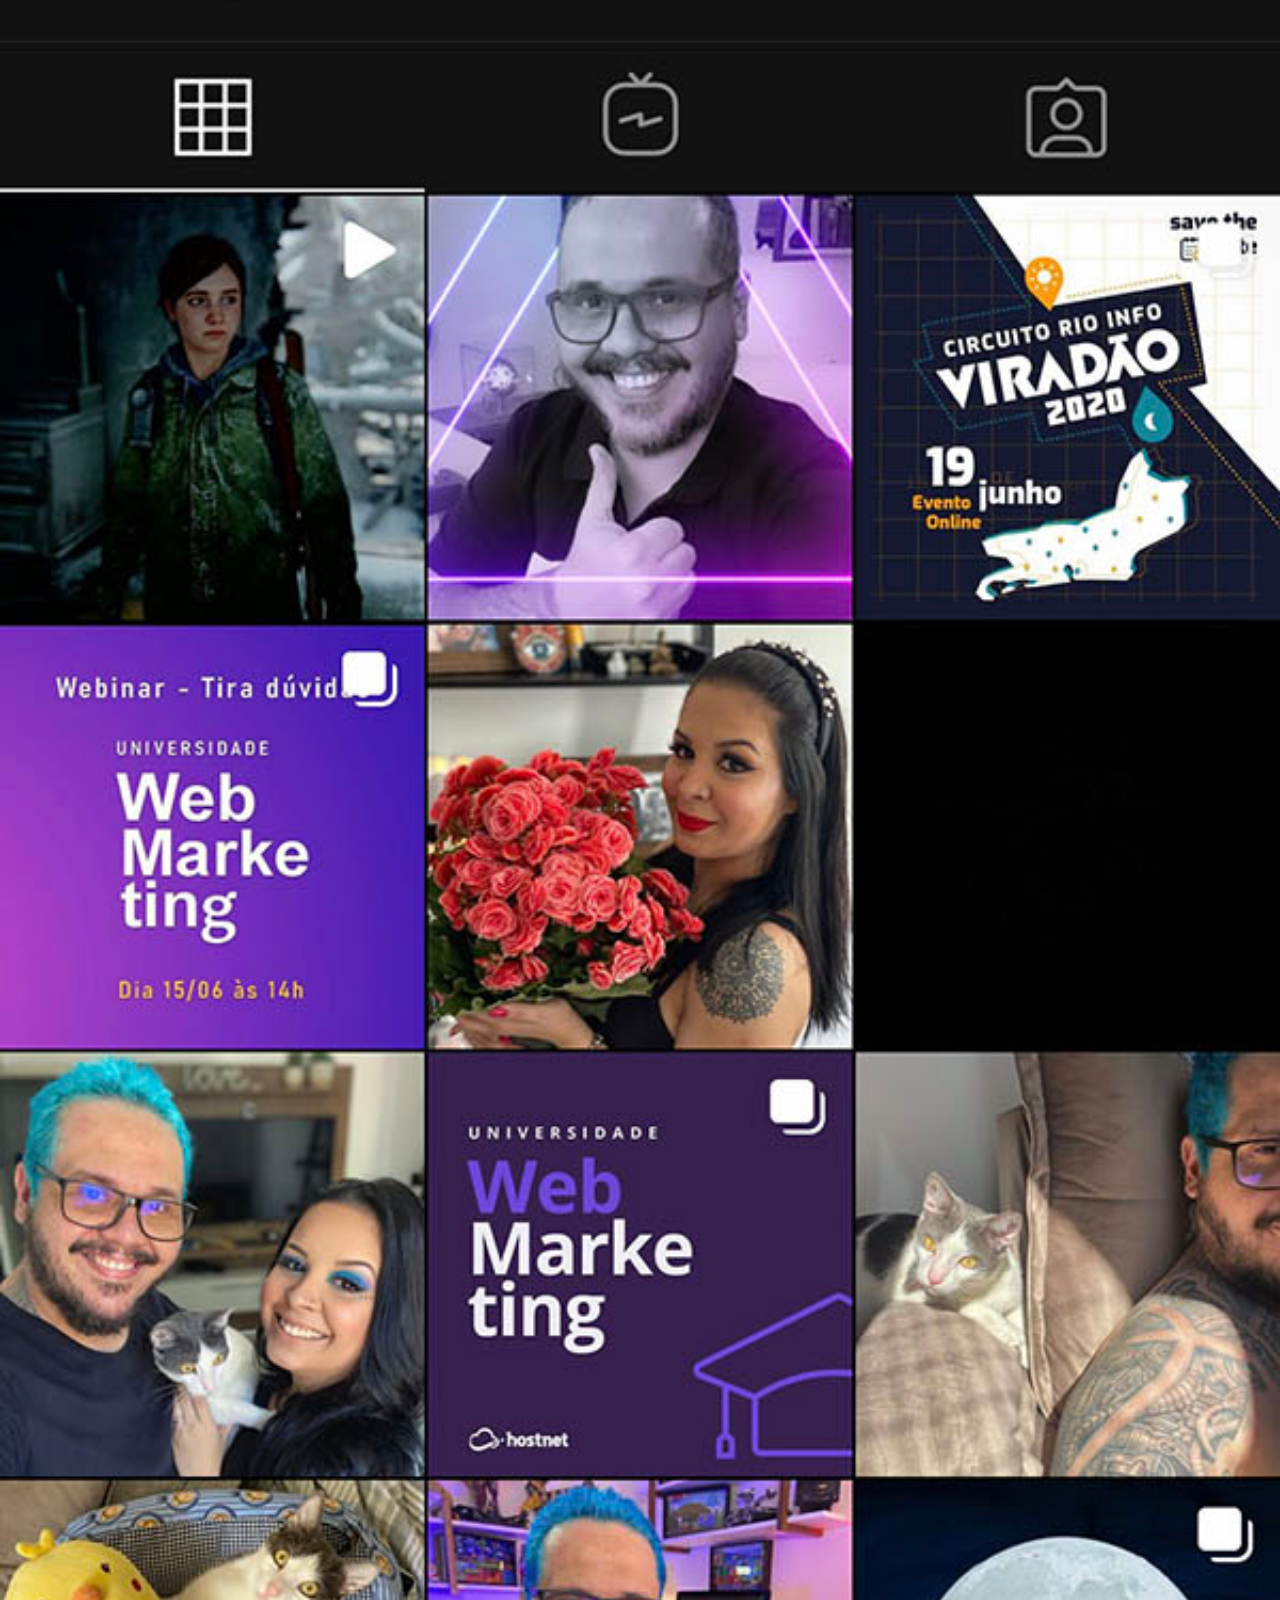
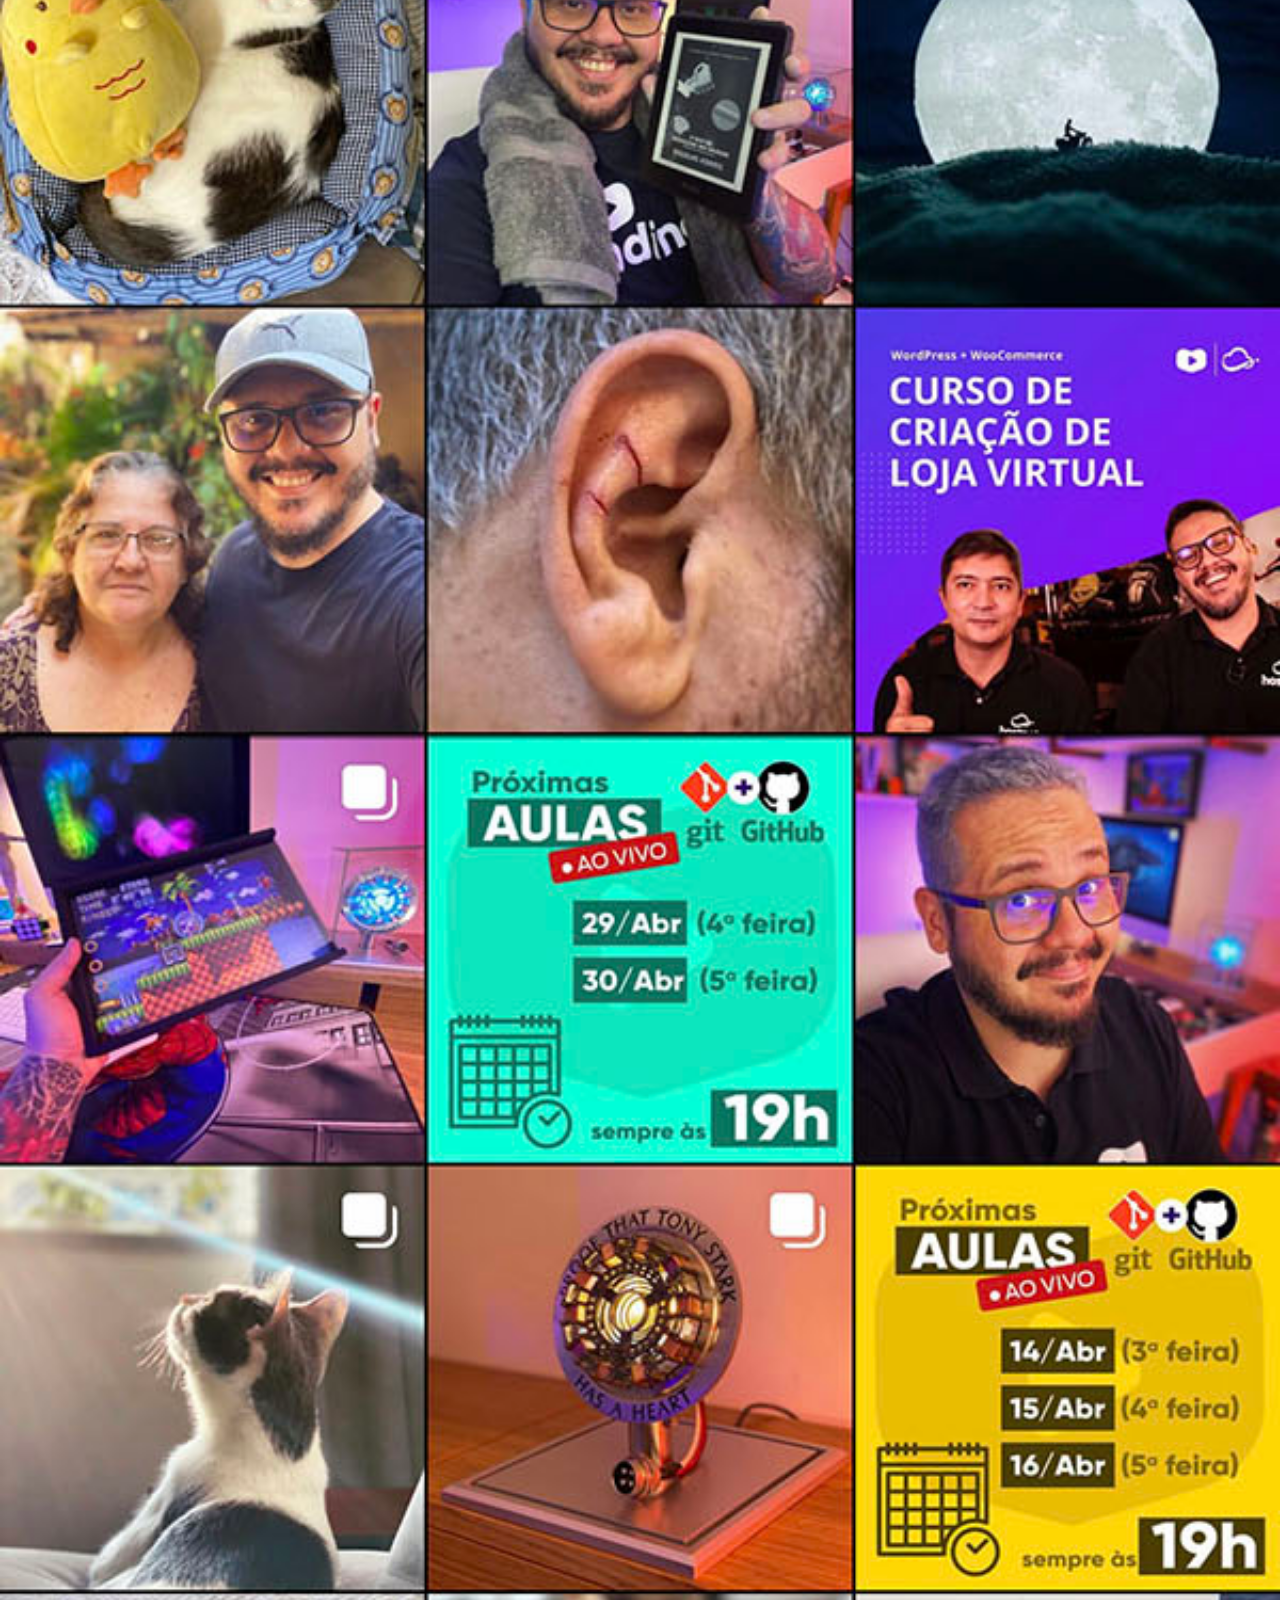
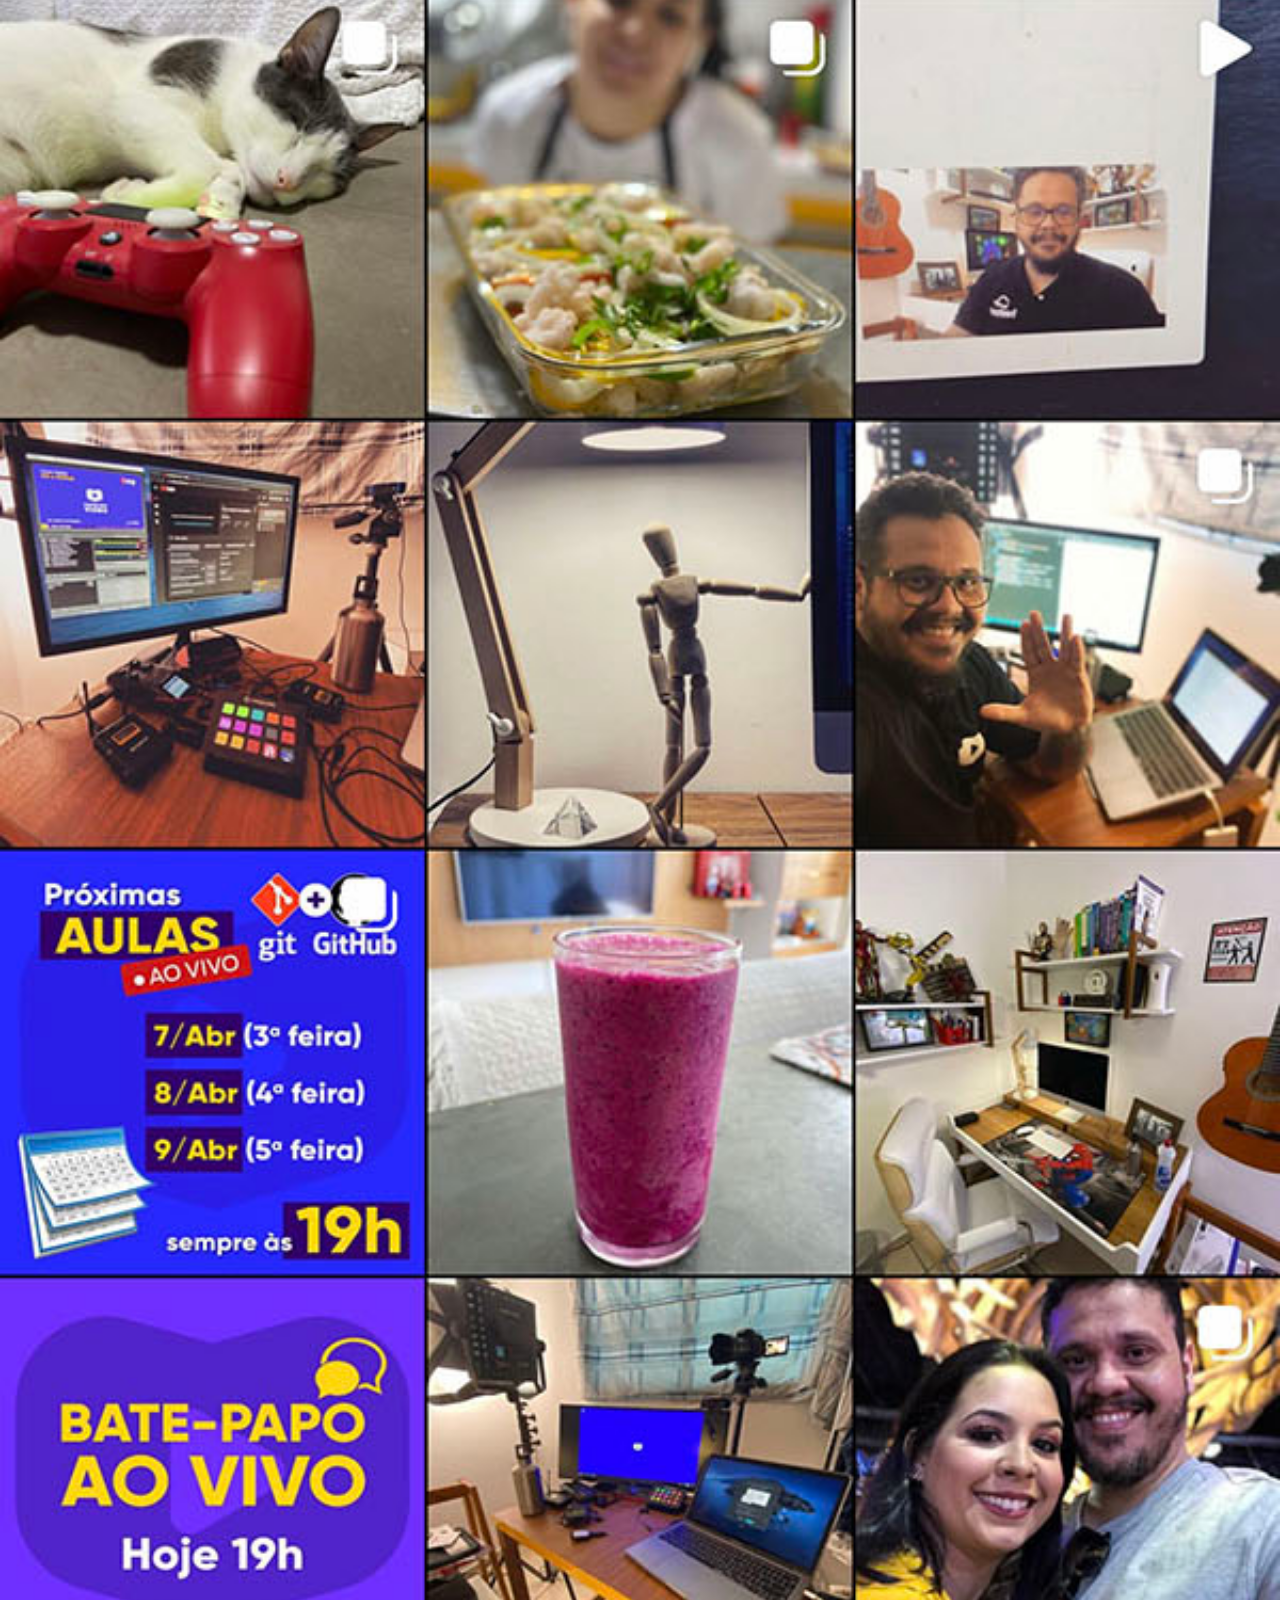
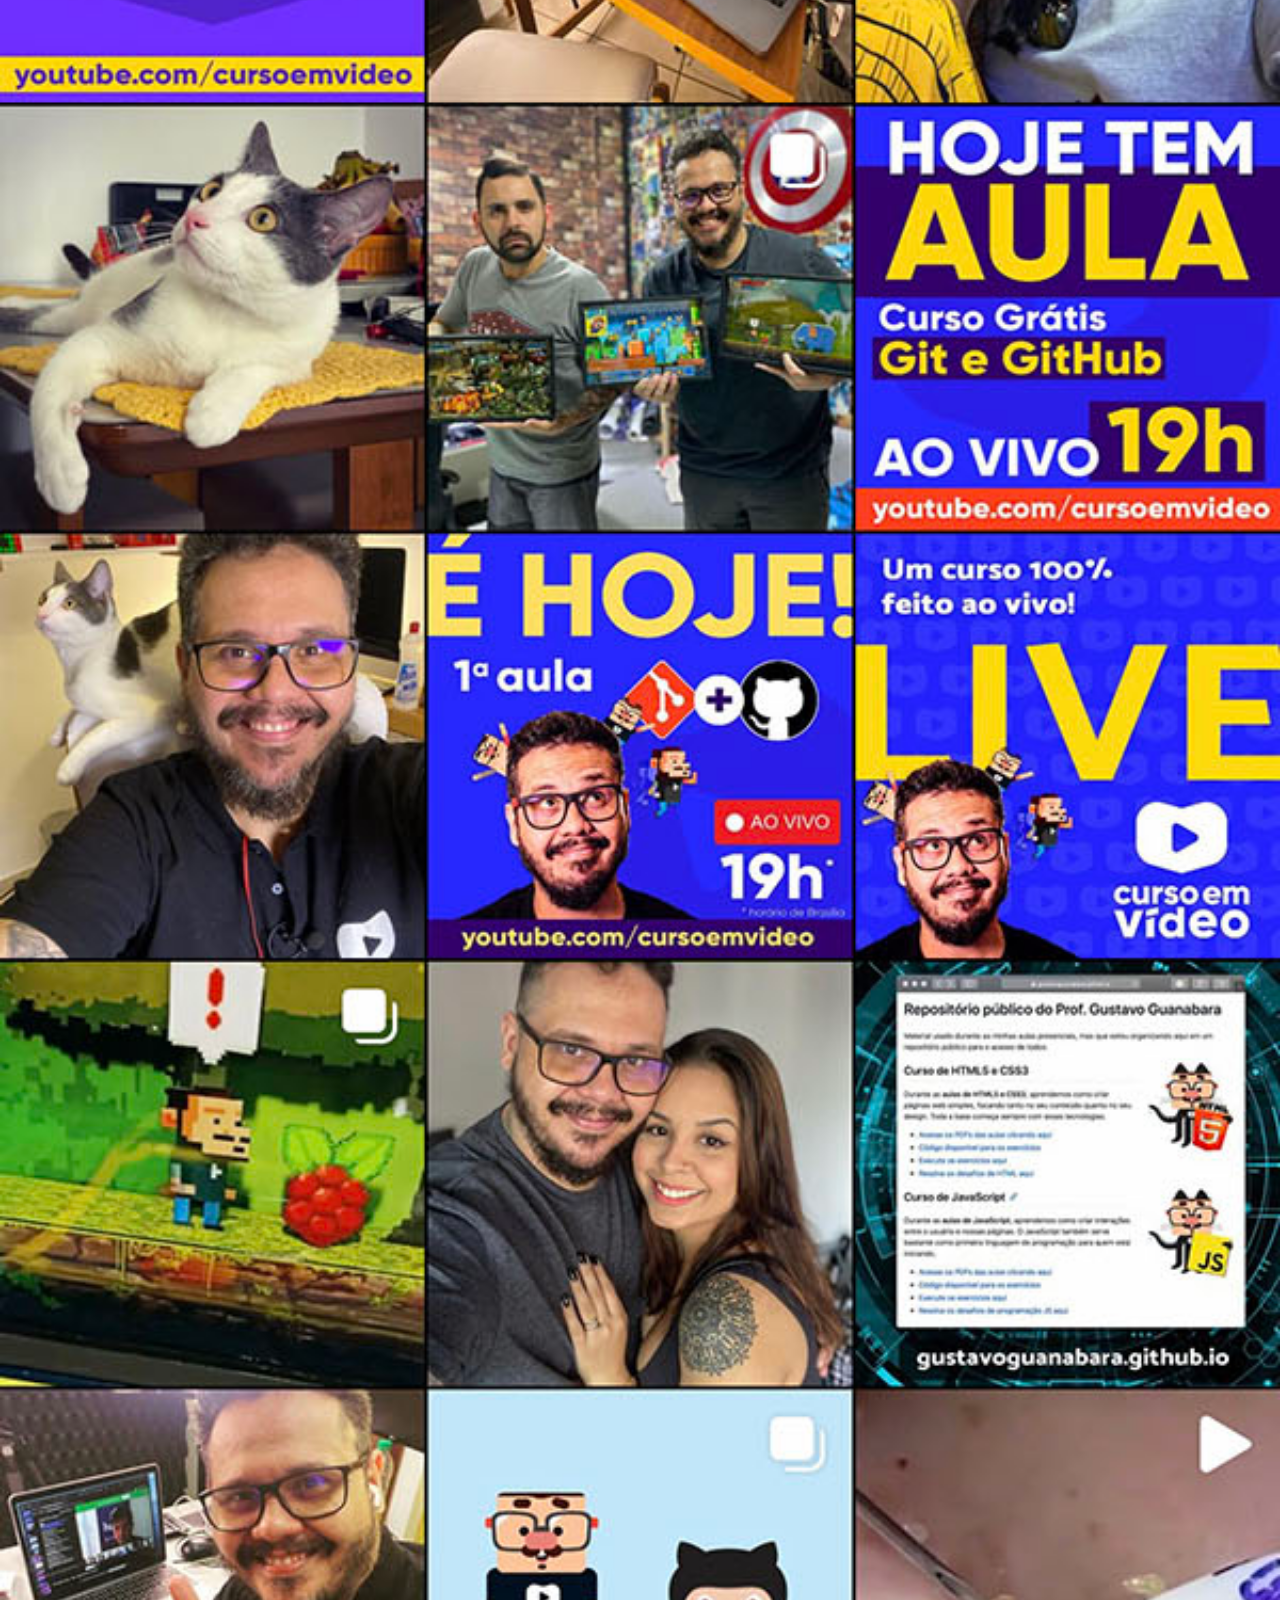
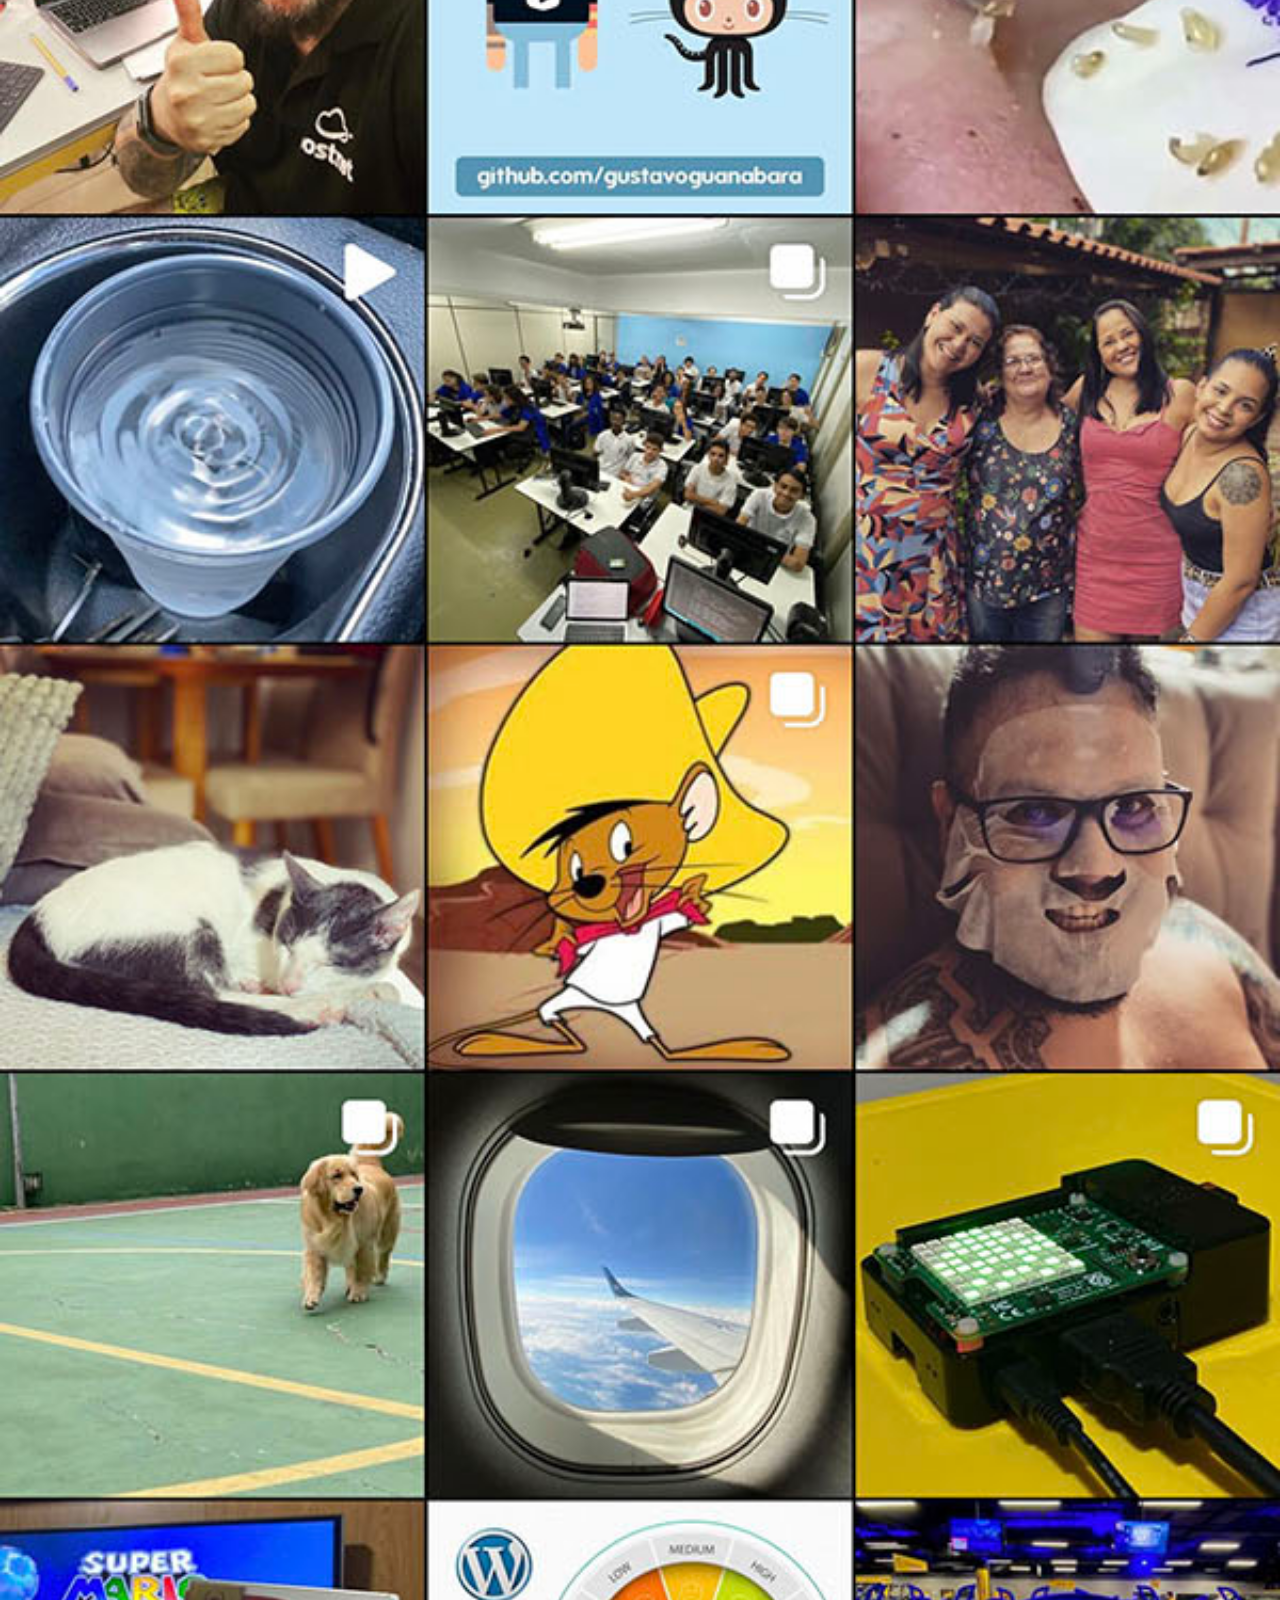
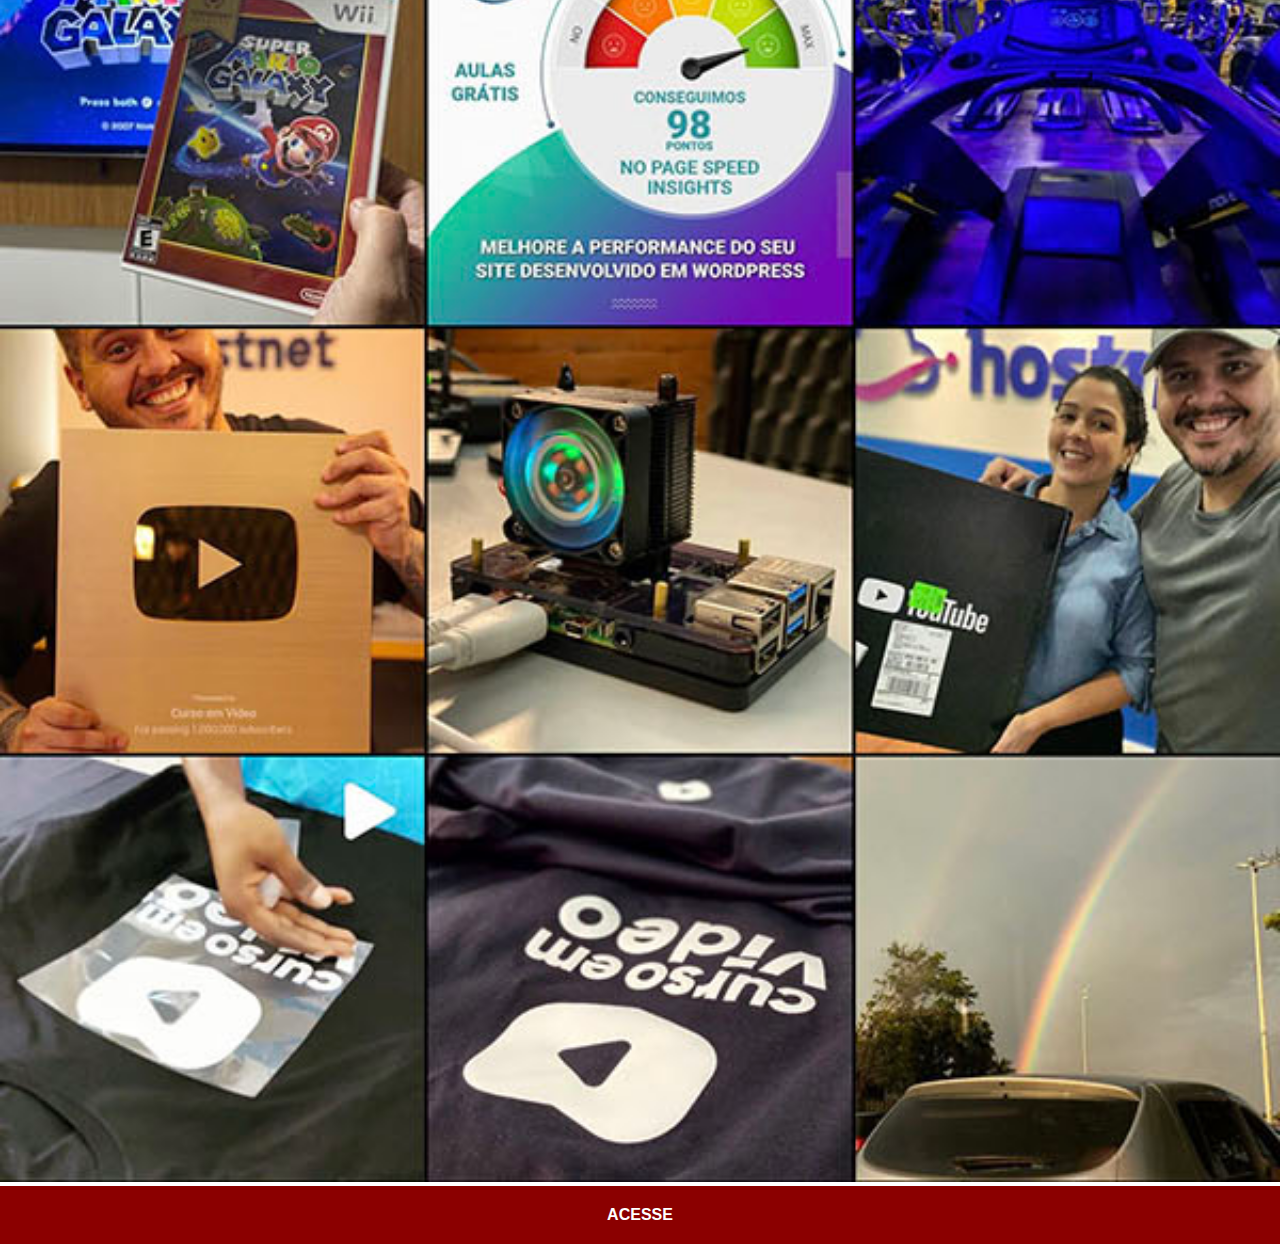
<file: instagram.html>
<!DOCTYPE html>
<html lang="Pt-br">
<head>
    <meta charset="UTF-8">
    <meta name="viewport" content="width=device-width, initial-scale=1.0">
    <link rel="stylesheet" href="style/social.css">
    <title>Document</title>
</head>
<body>
    <img src="imagens/tela-instagram.jpg" alt="Instagram">
    <a href="https://www.instagram.com/matheus_ferreir_" target="_blank">ACESSE</a>
</body>
</html>
</file>
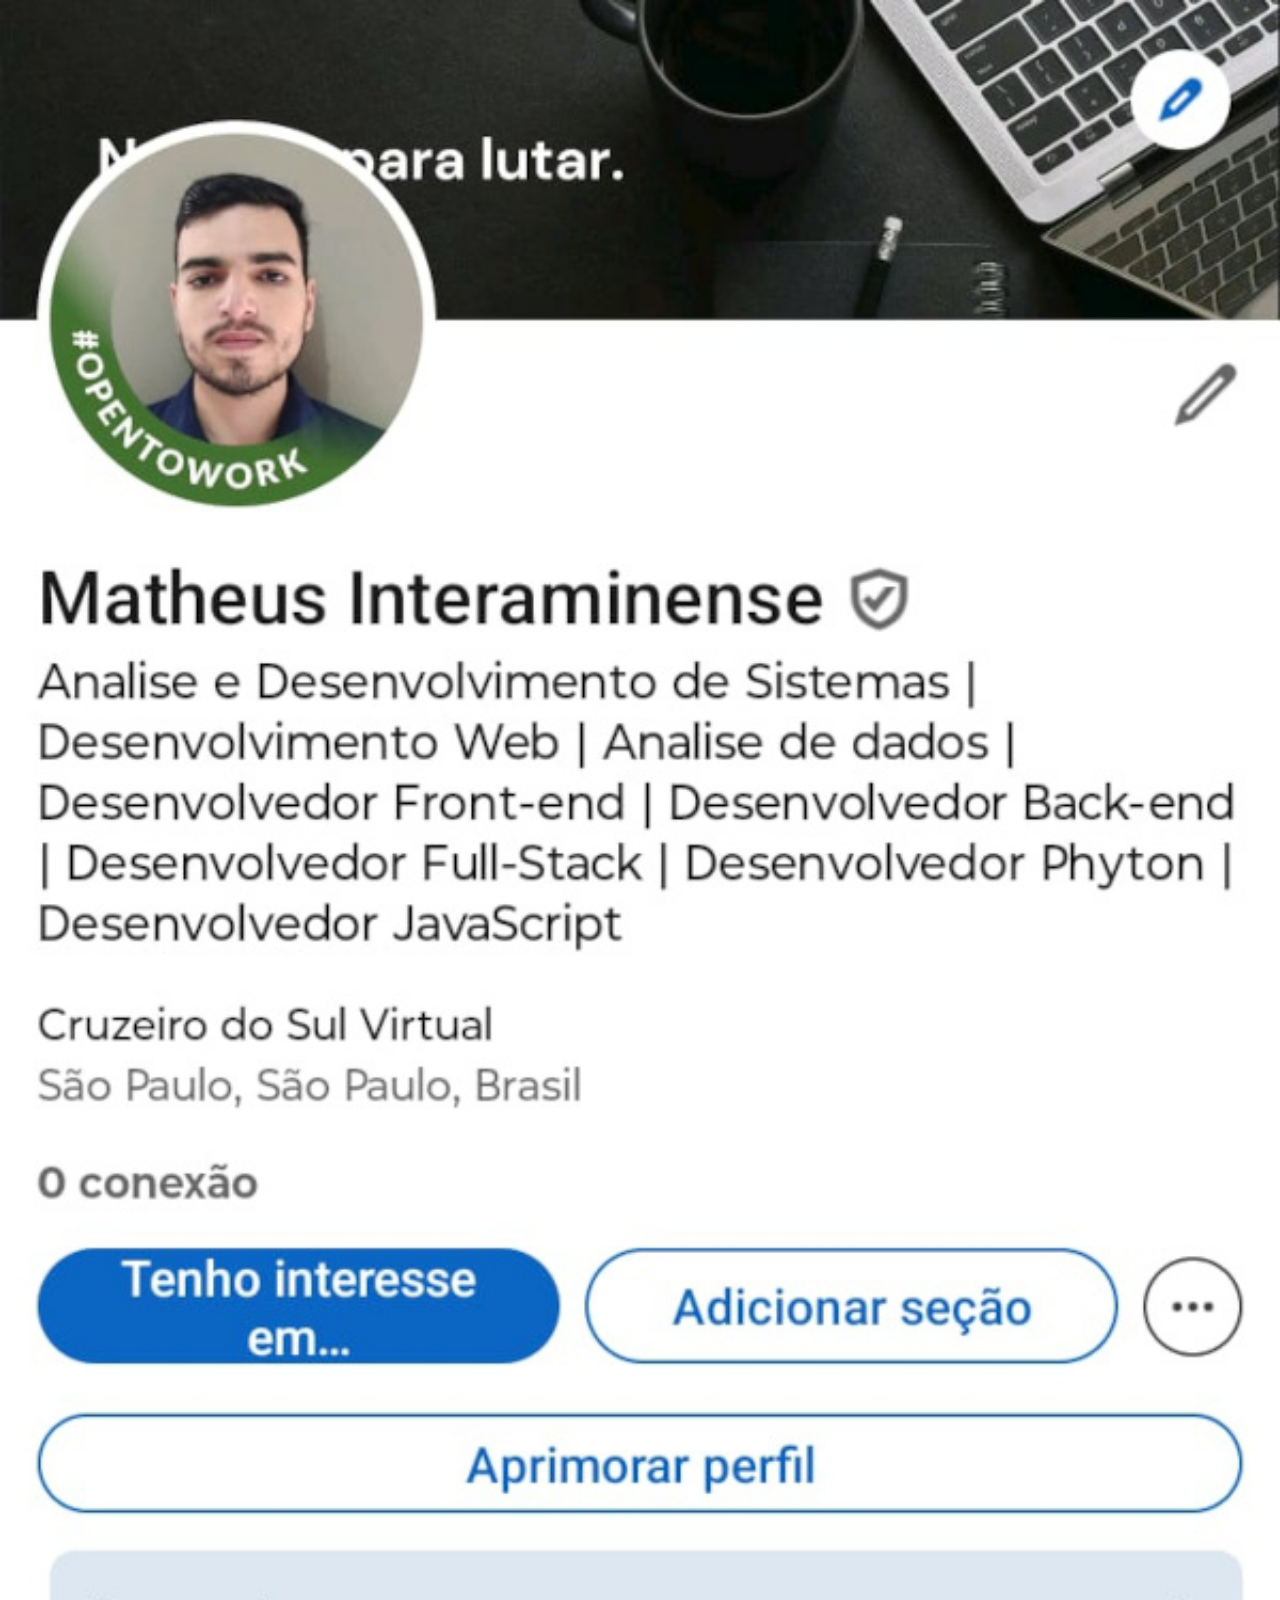
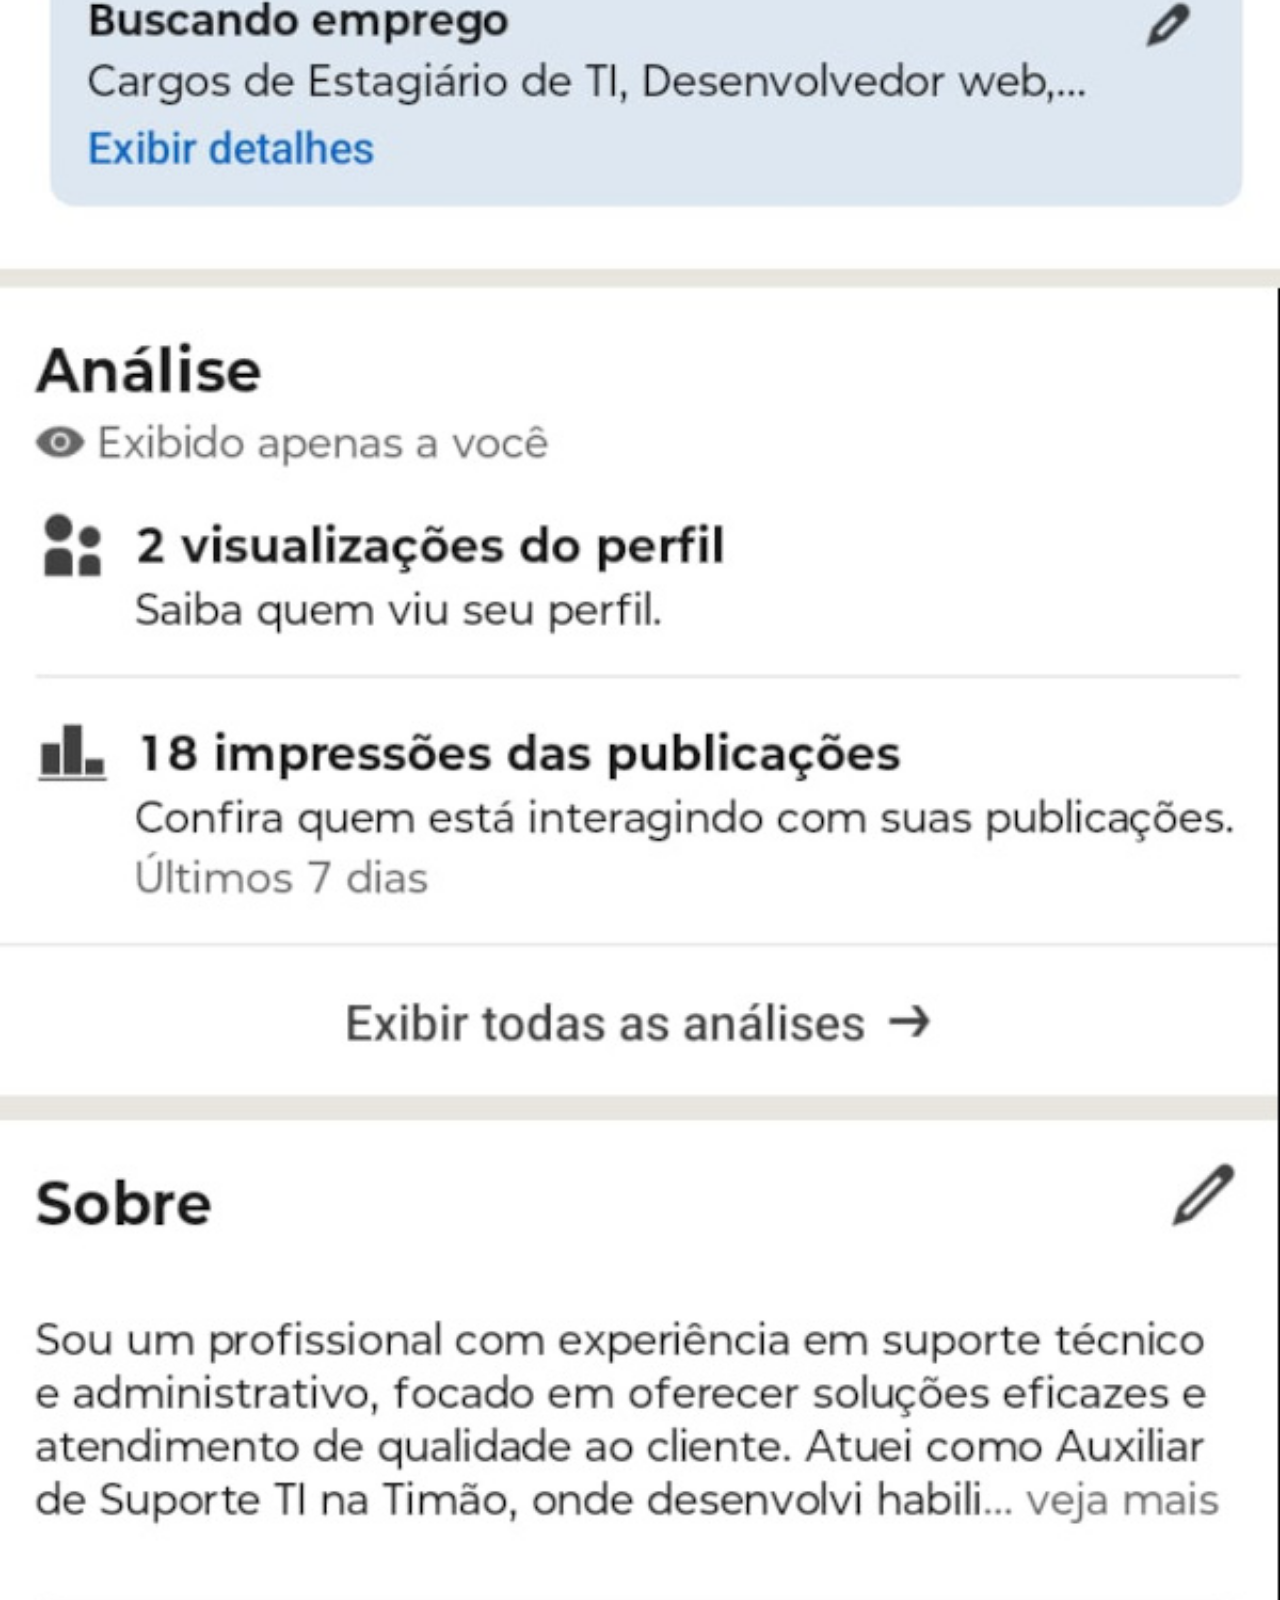
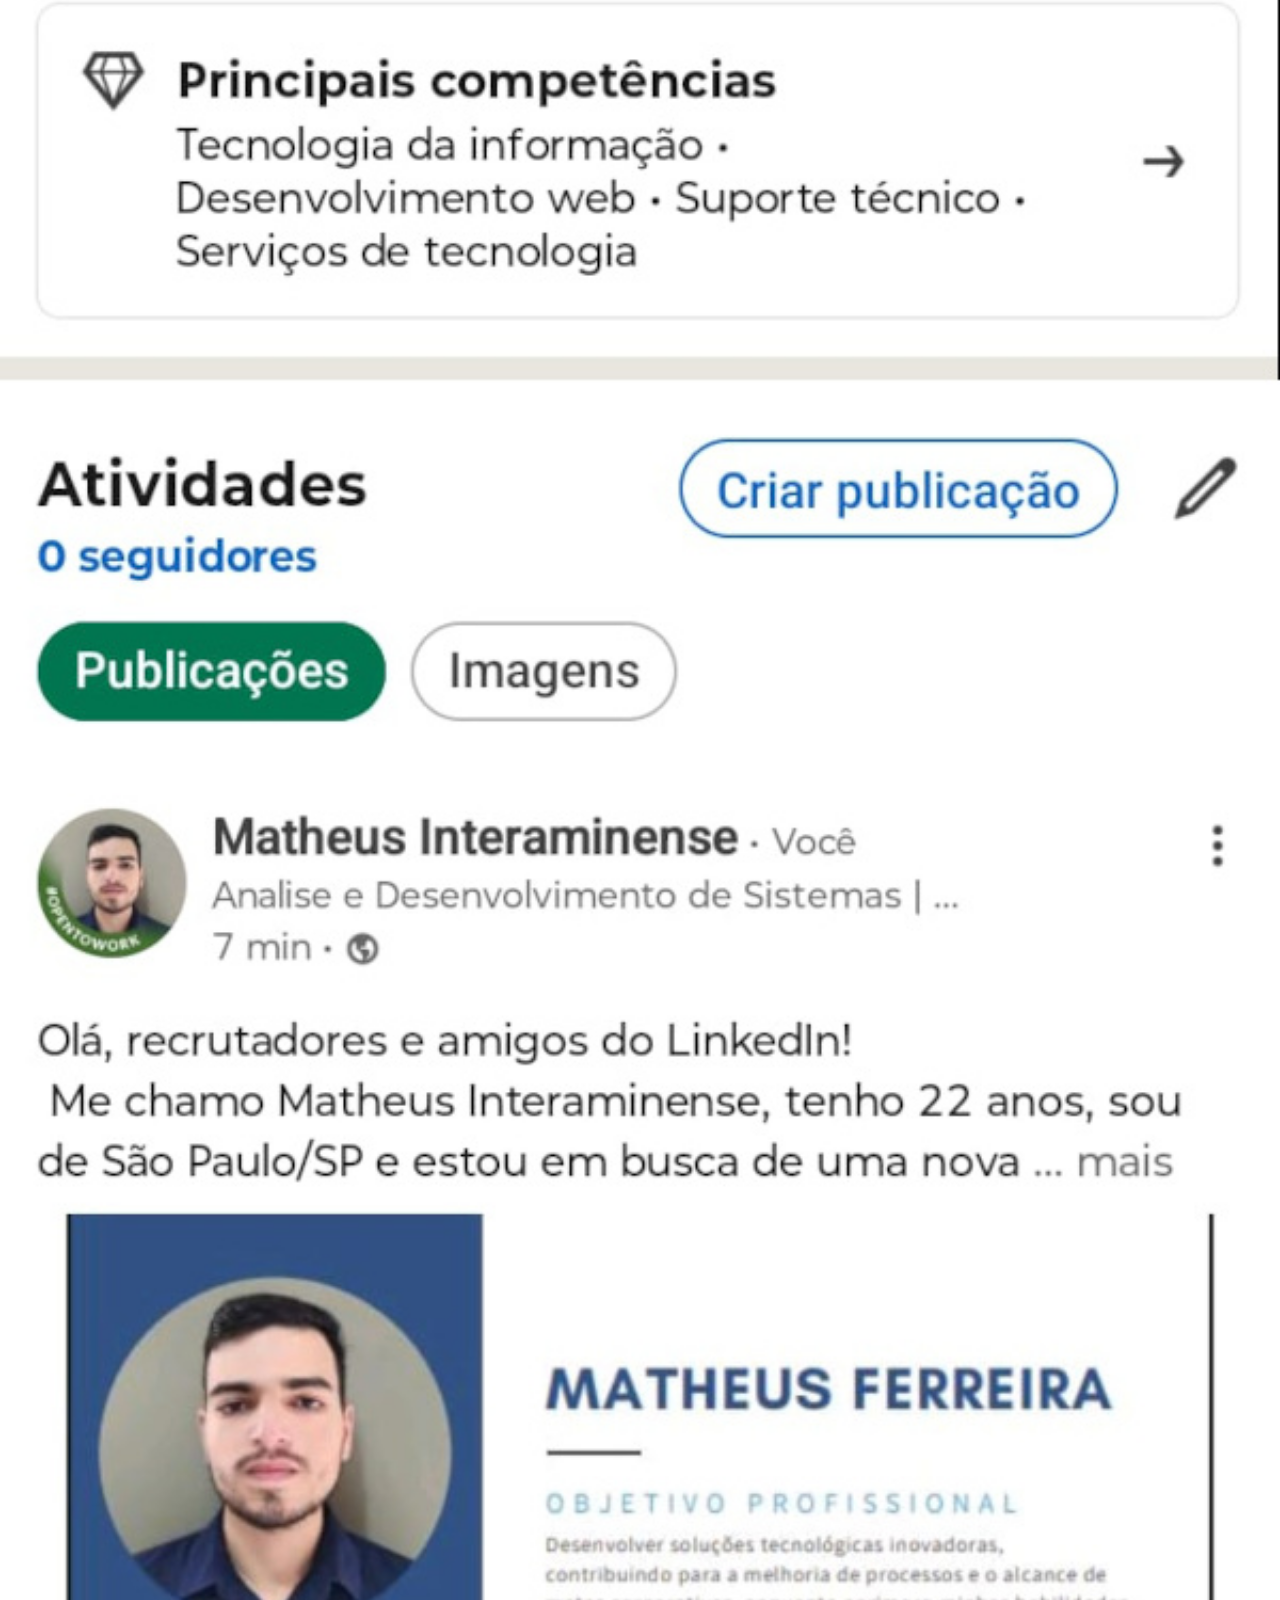
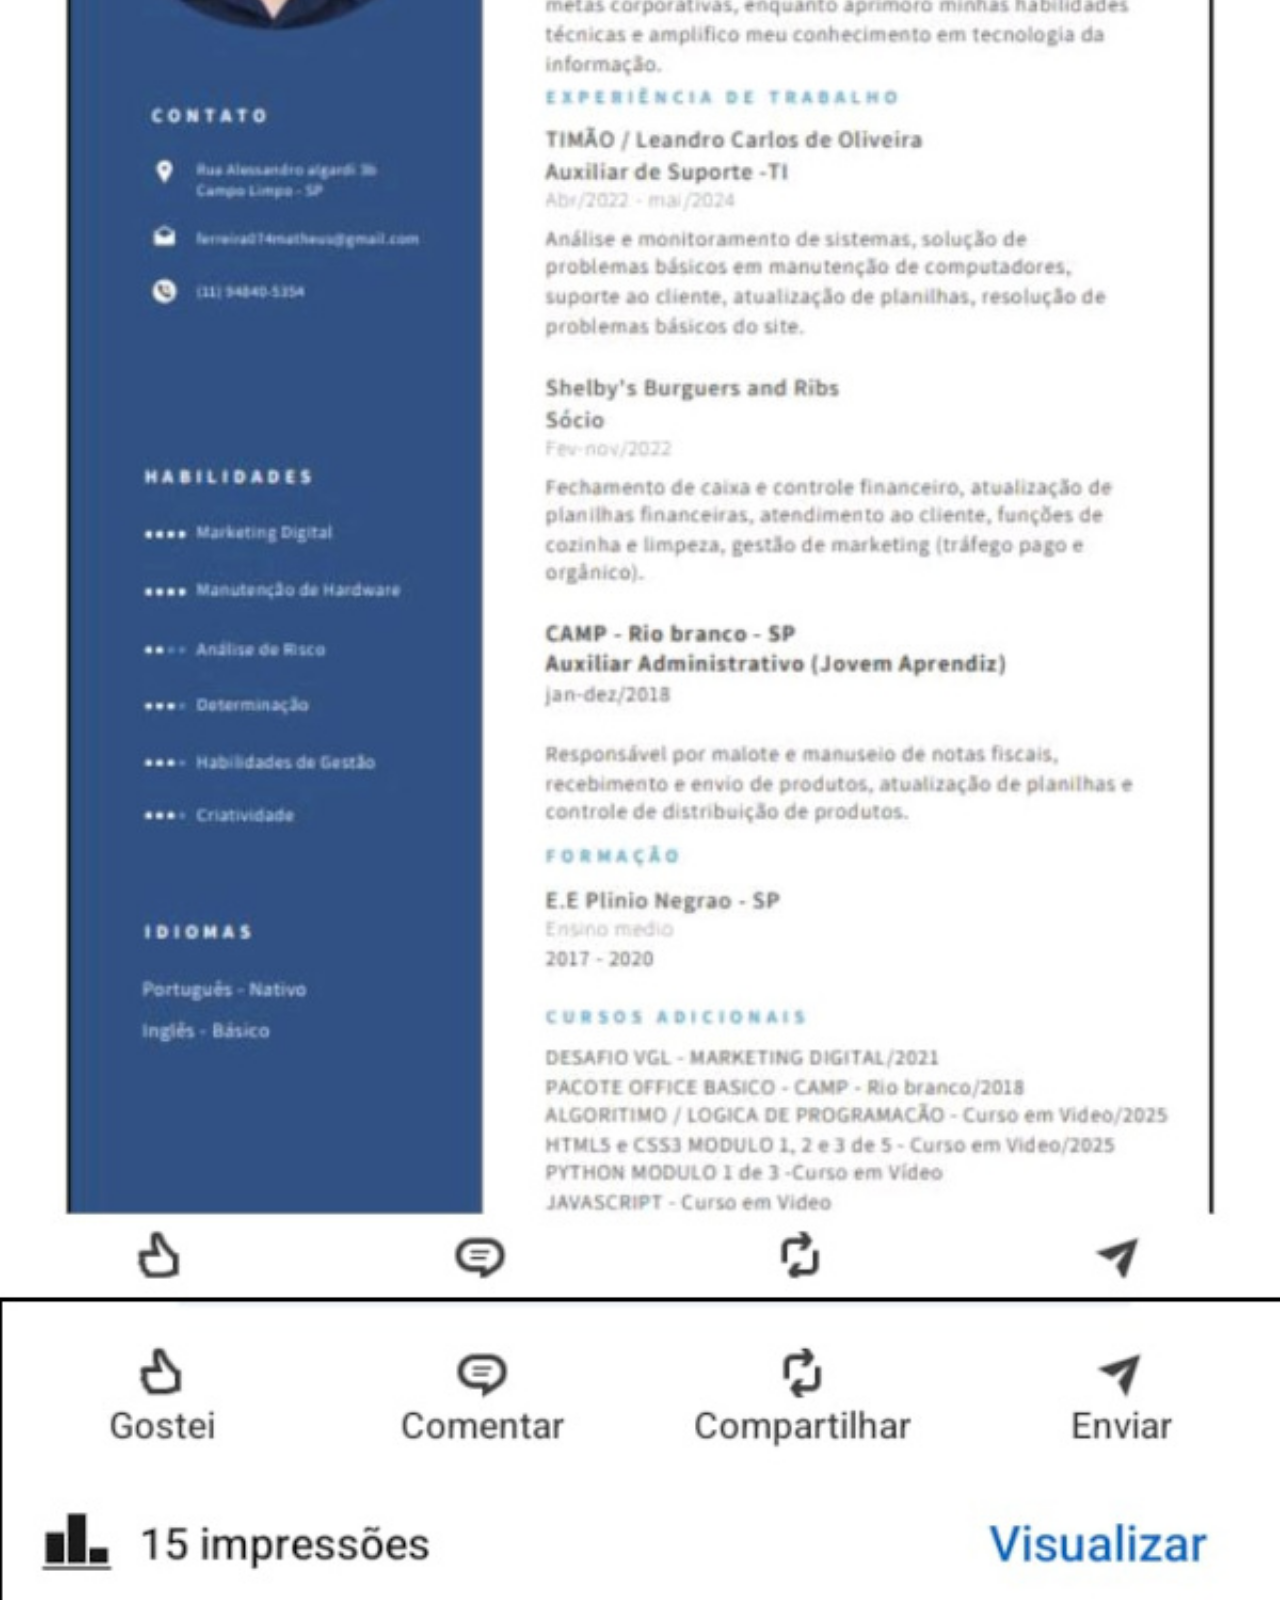
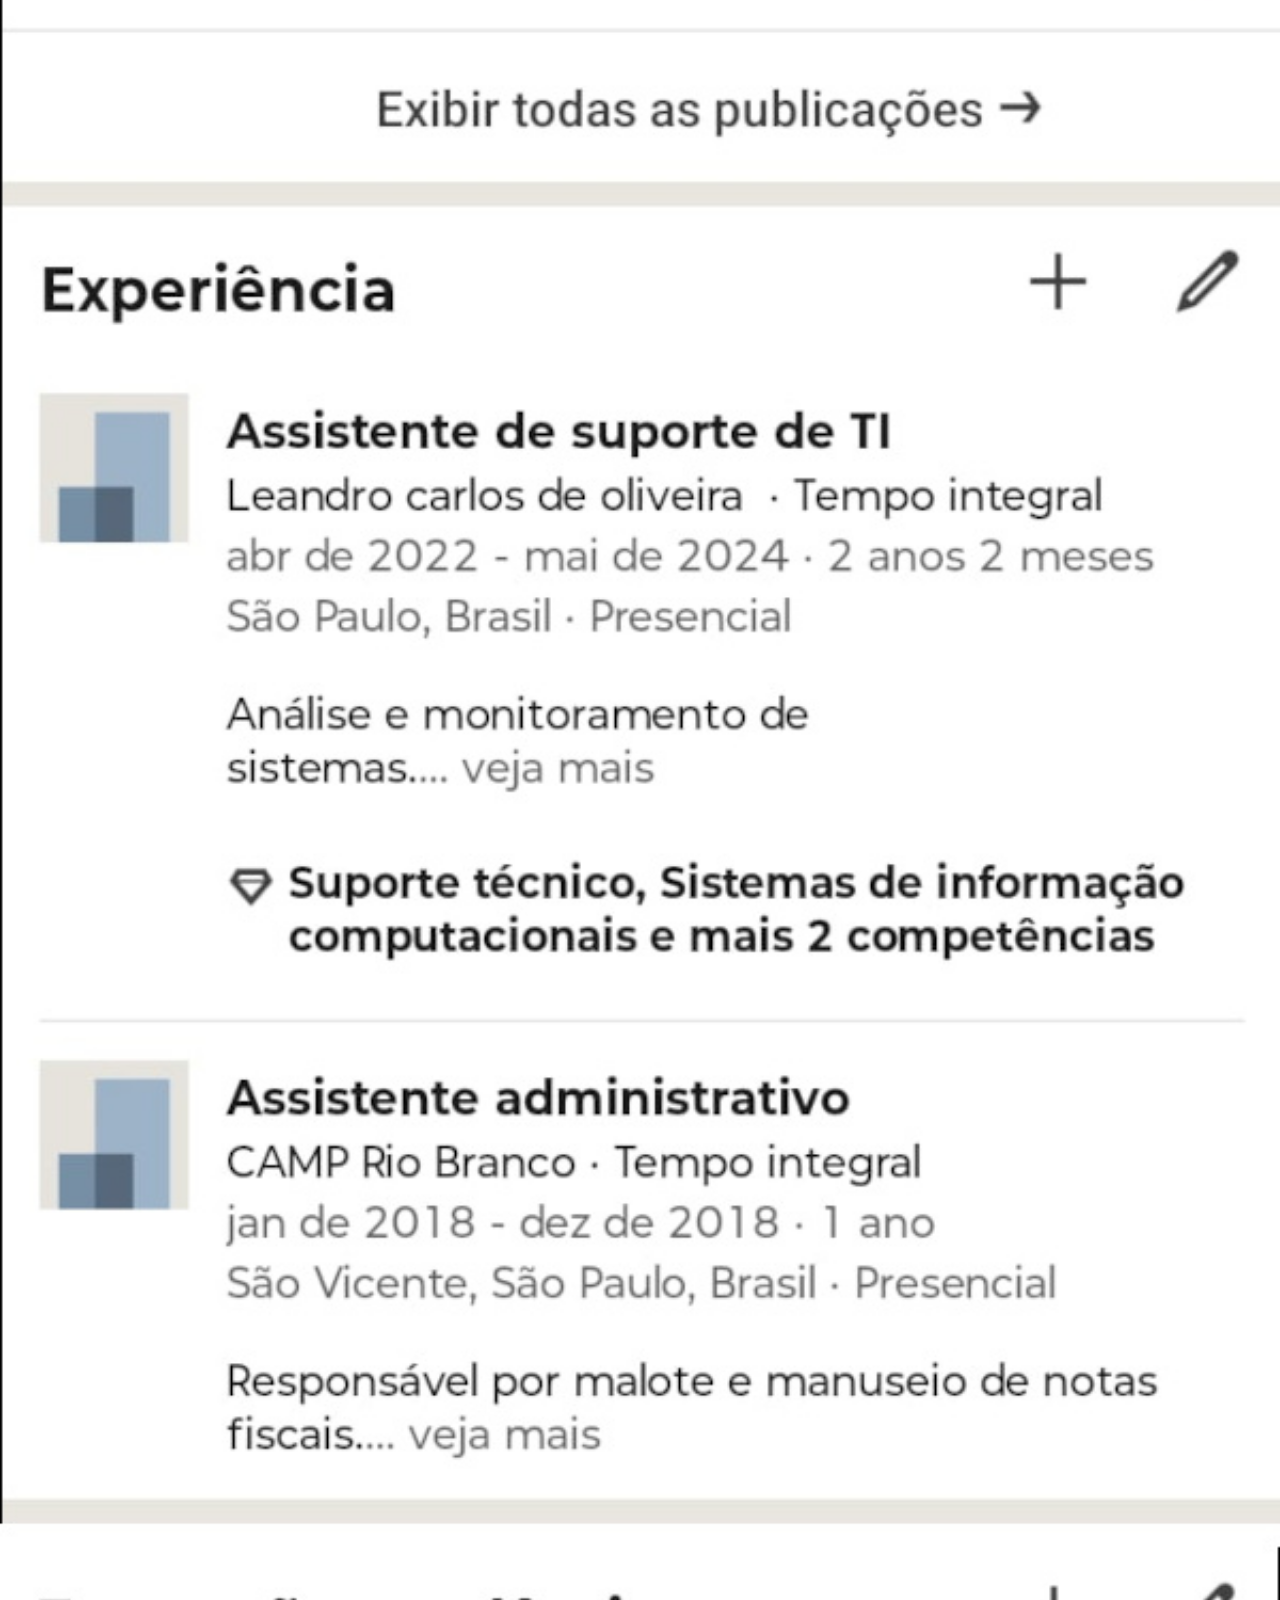
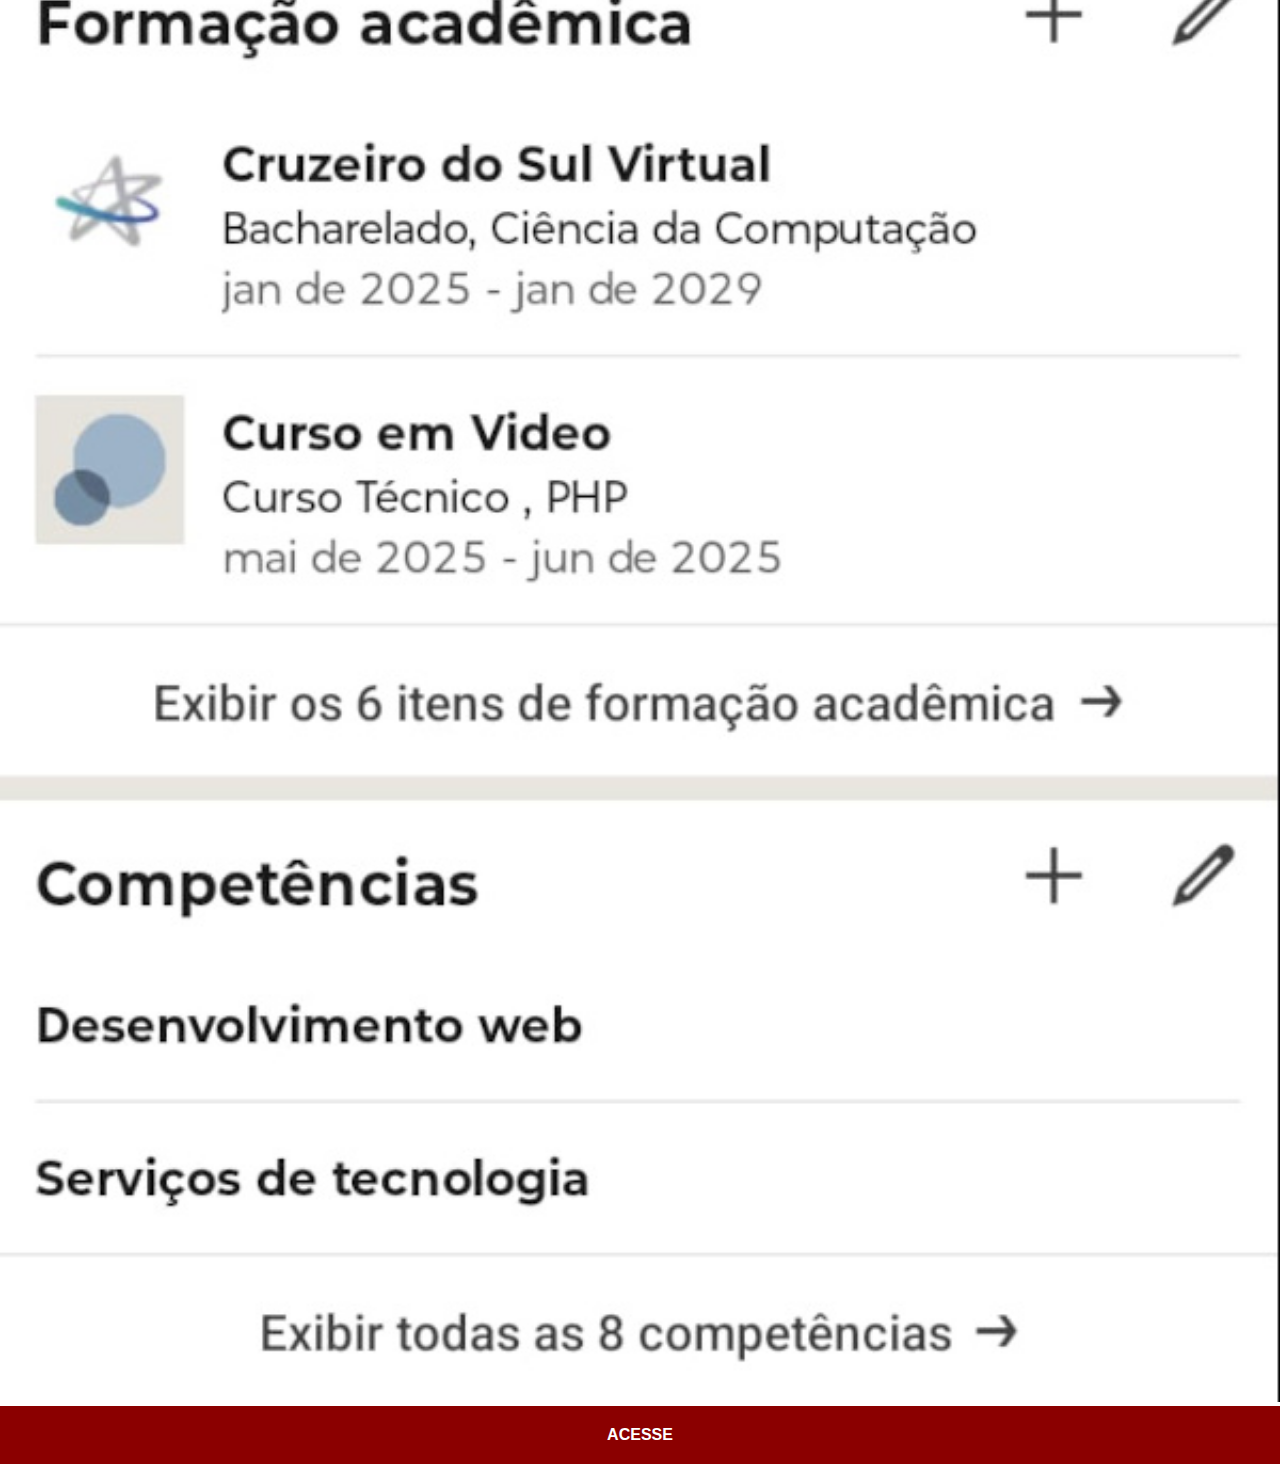
<file: linkedin.html>
<!DOCTYPE html>
<html lang="pt-br">
<head>
    <meta charset="UTF-8">
    <meta name="viewport" content="width=device-width, initial-scale=1.0">
    <link rel="stylesheet" href="style/social.css">
    <title>Twitter</title>
</head>
<body>
    <img src="imagens/tela-linkedin.jpg" alt="Twitter">
    <a href="https://www.linkedin.com/in/matheus-interaminense-326469203/" target="_blank">ACESSE</a>
</body>
</html>
</file>
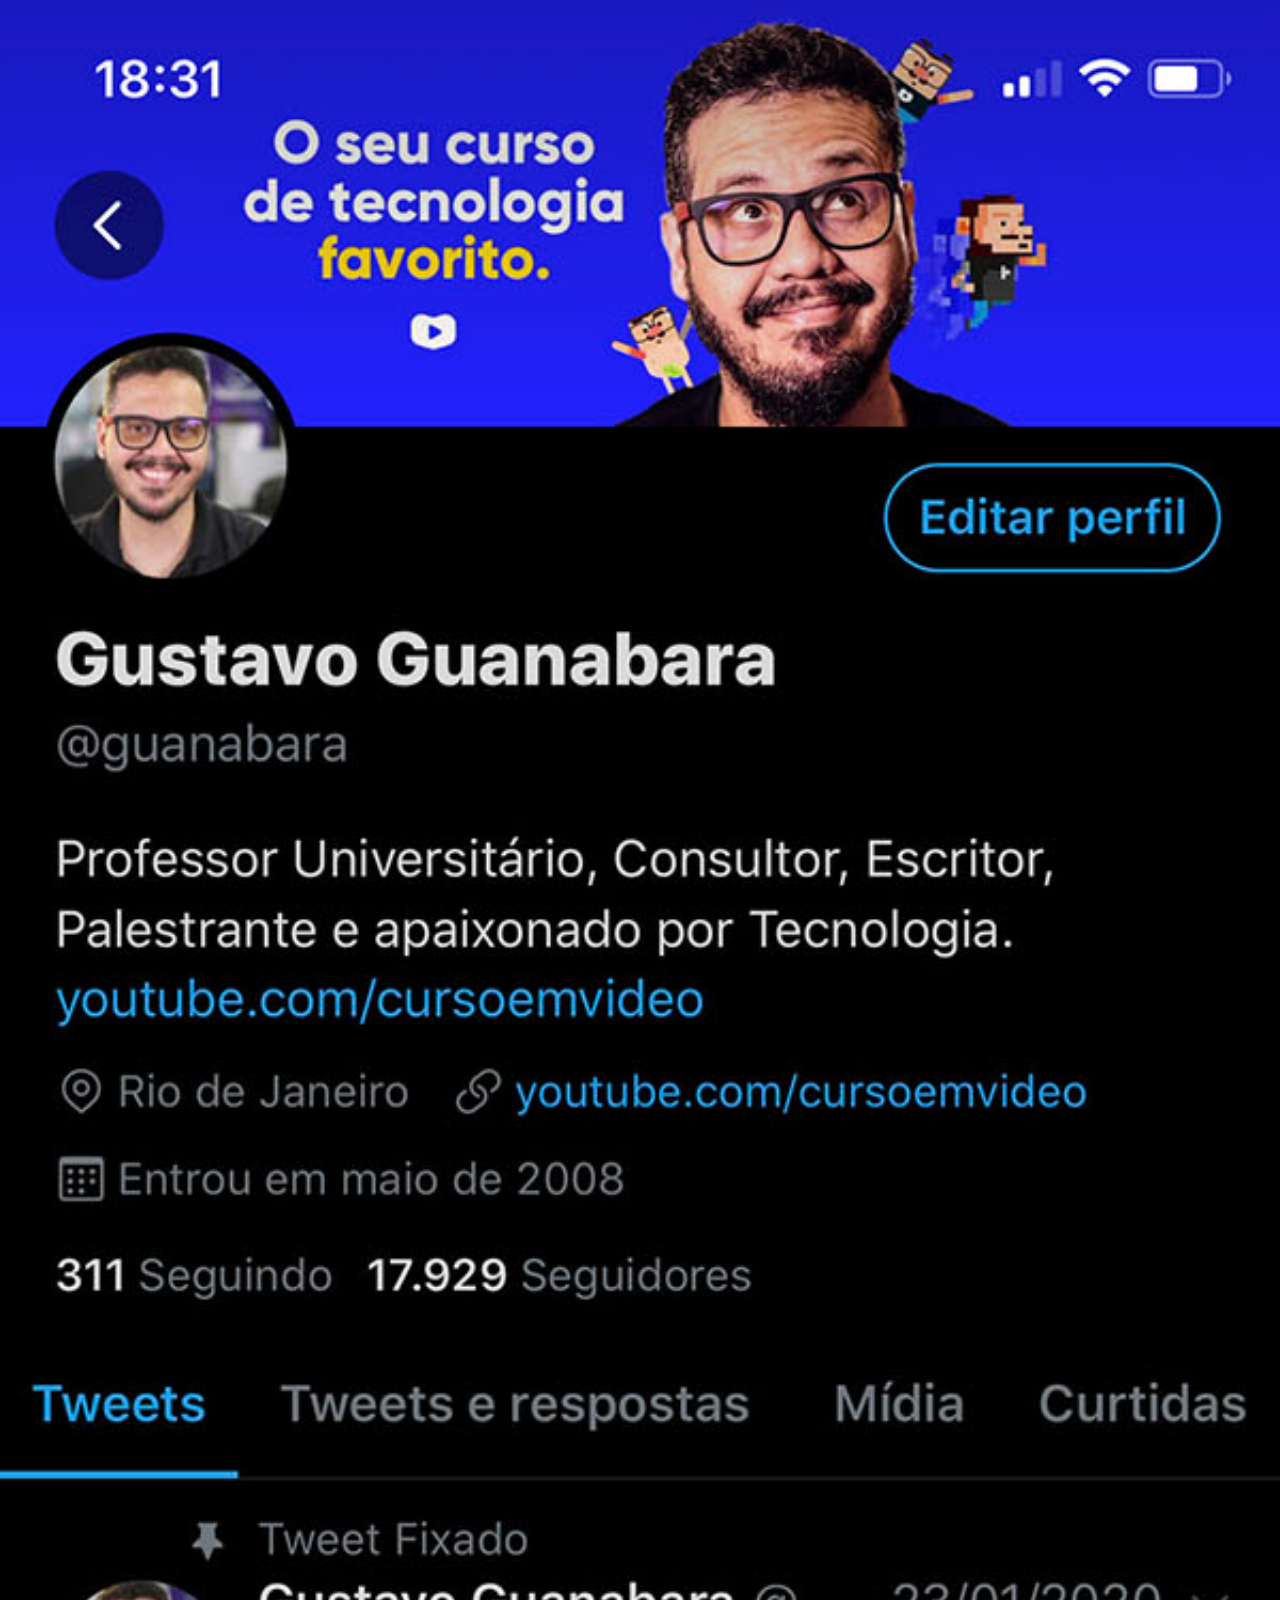
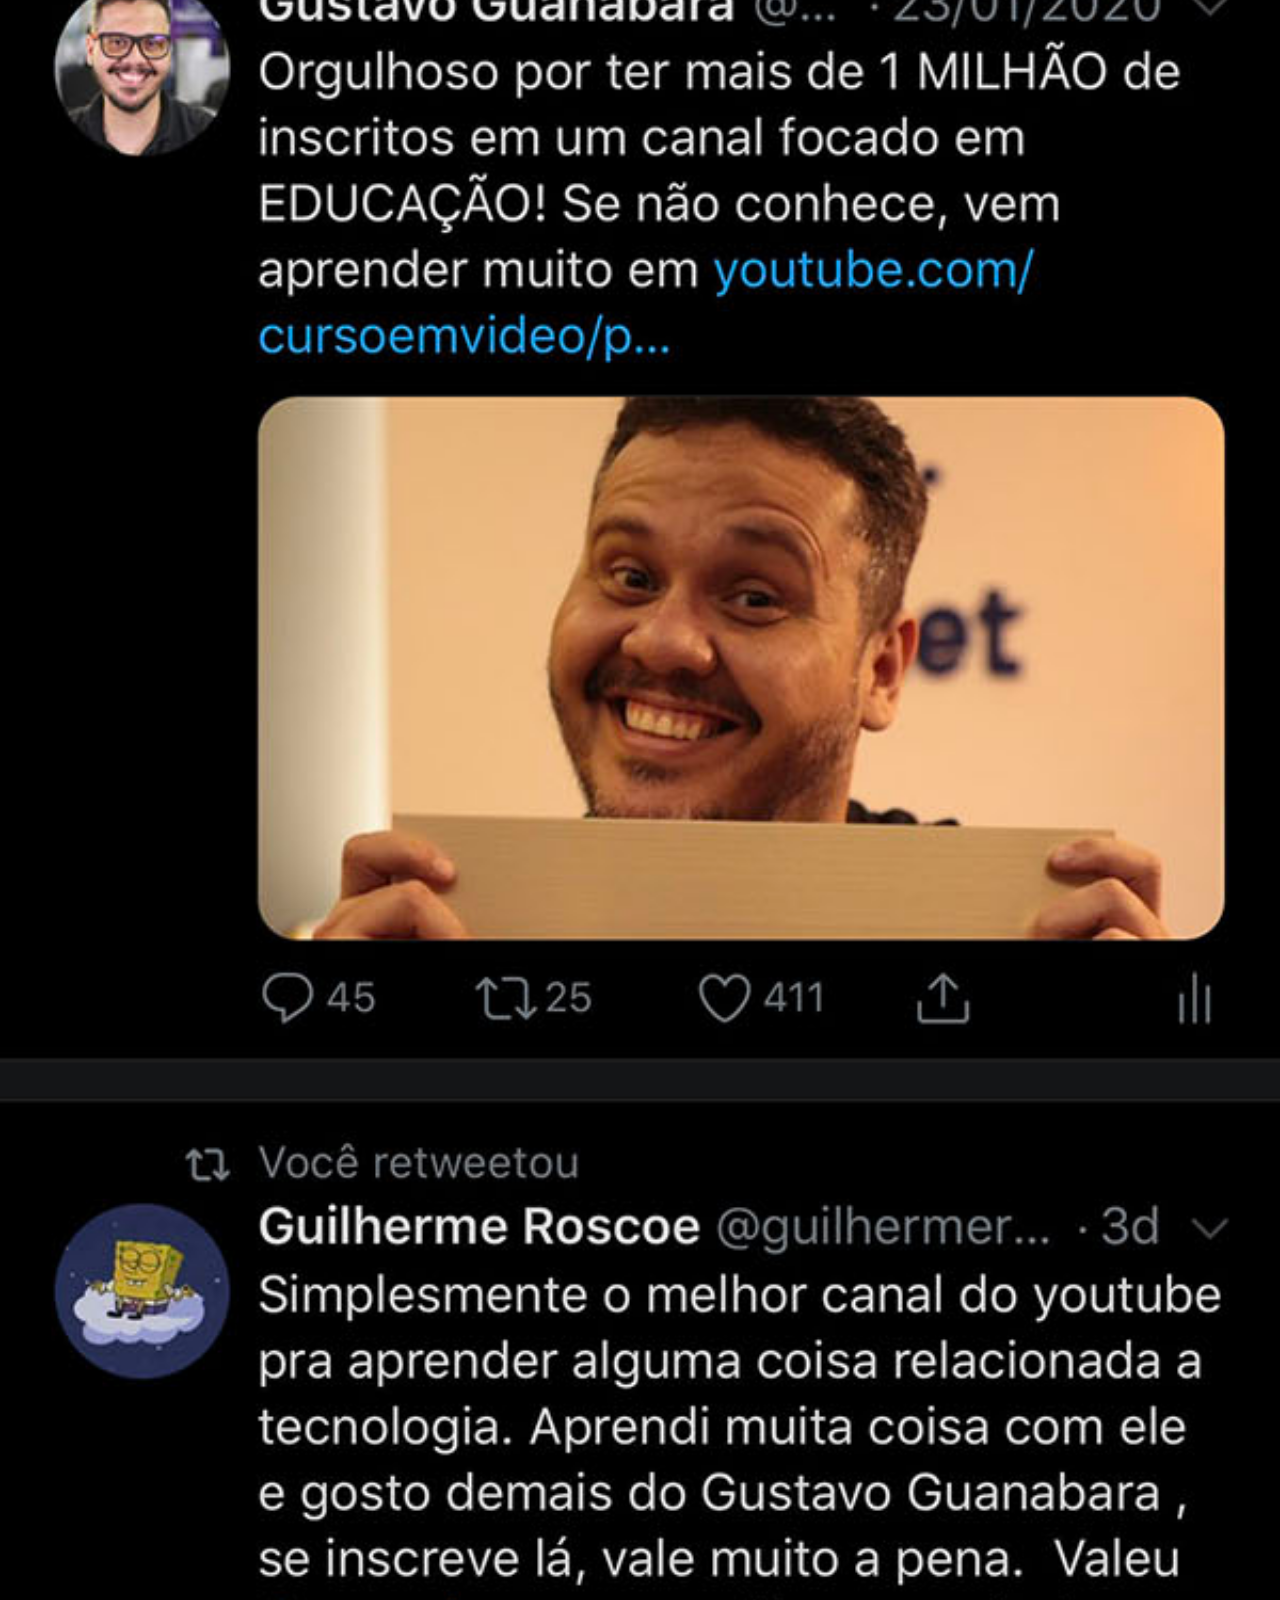
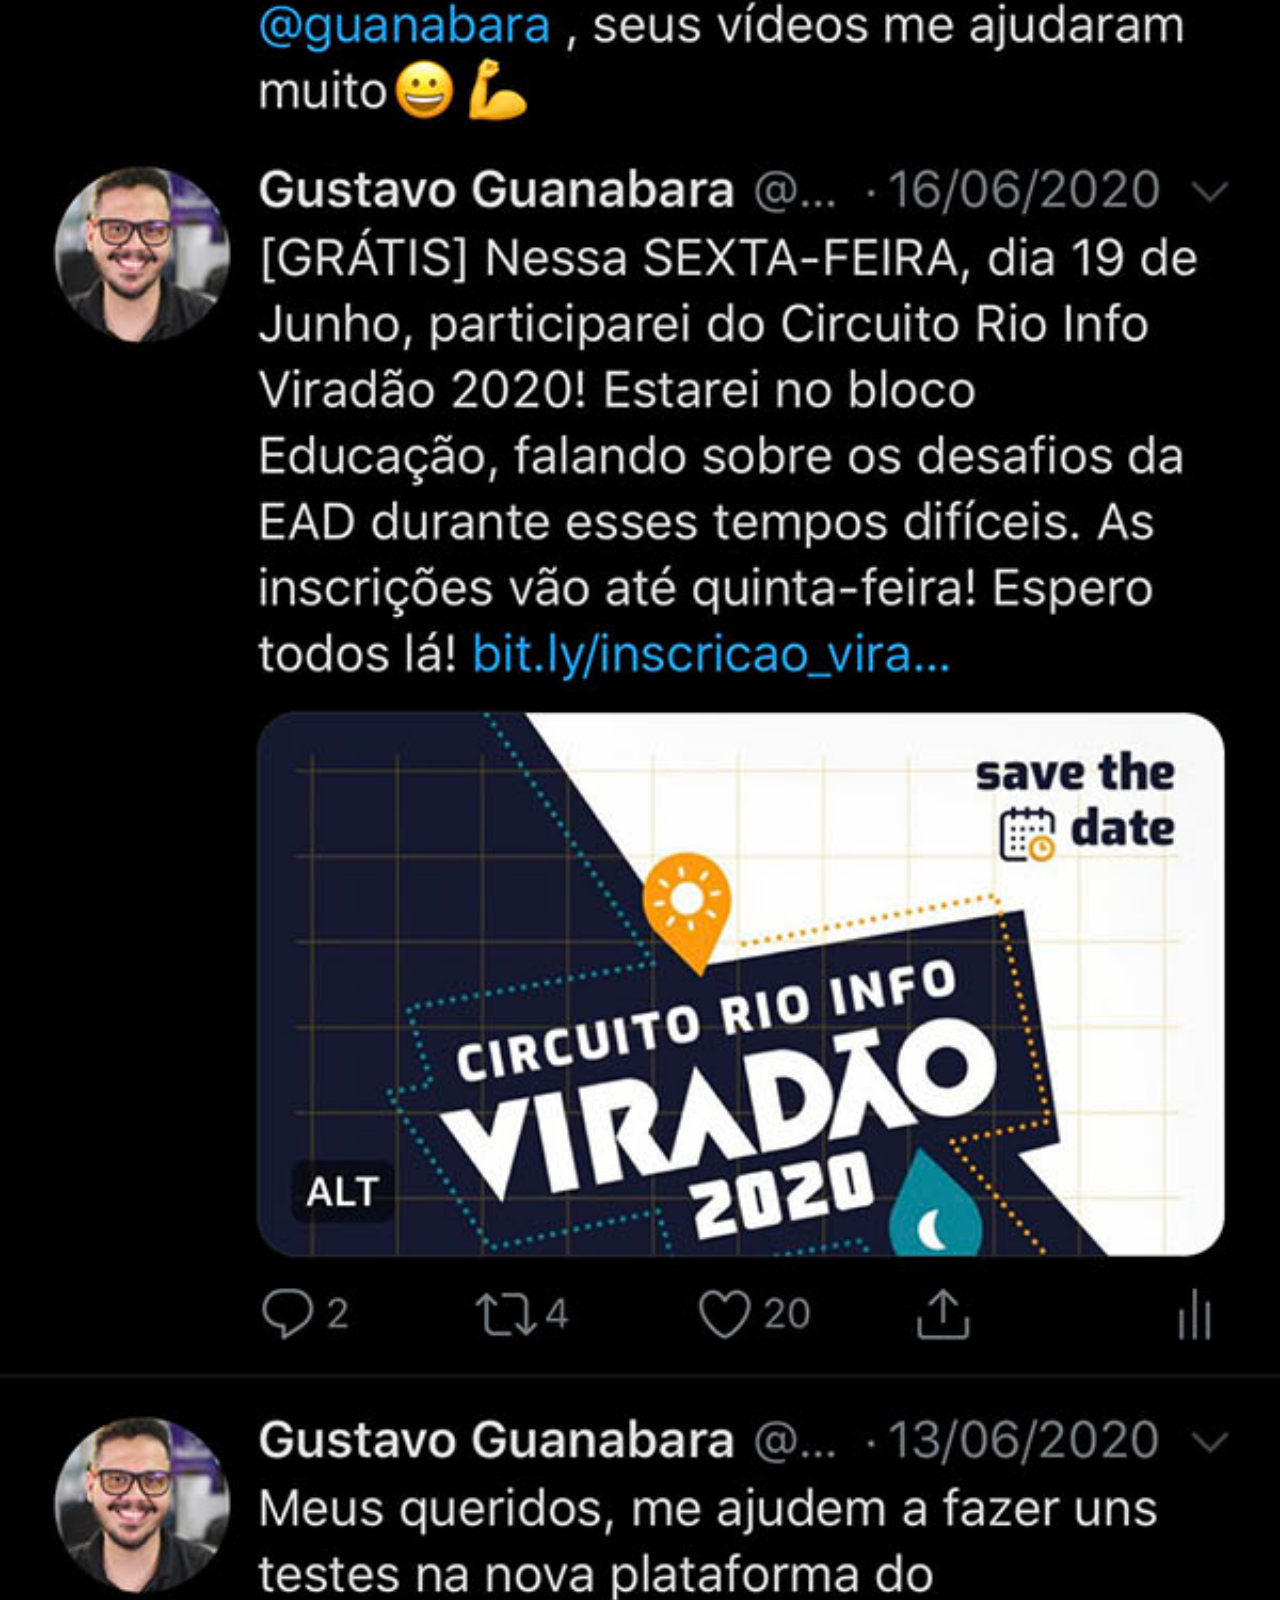
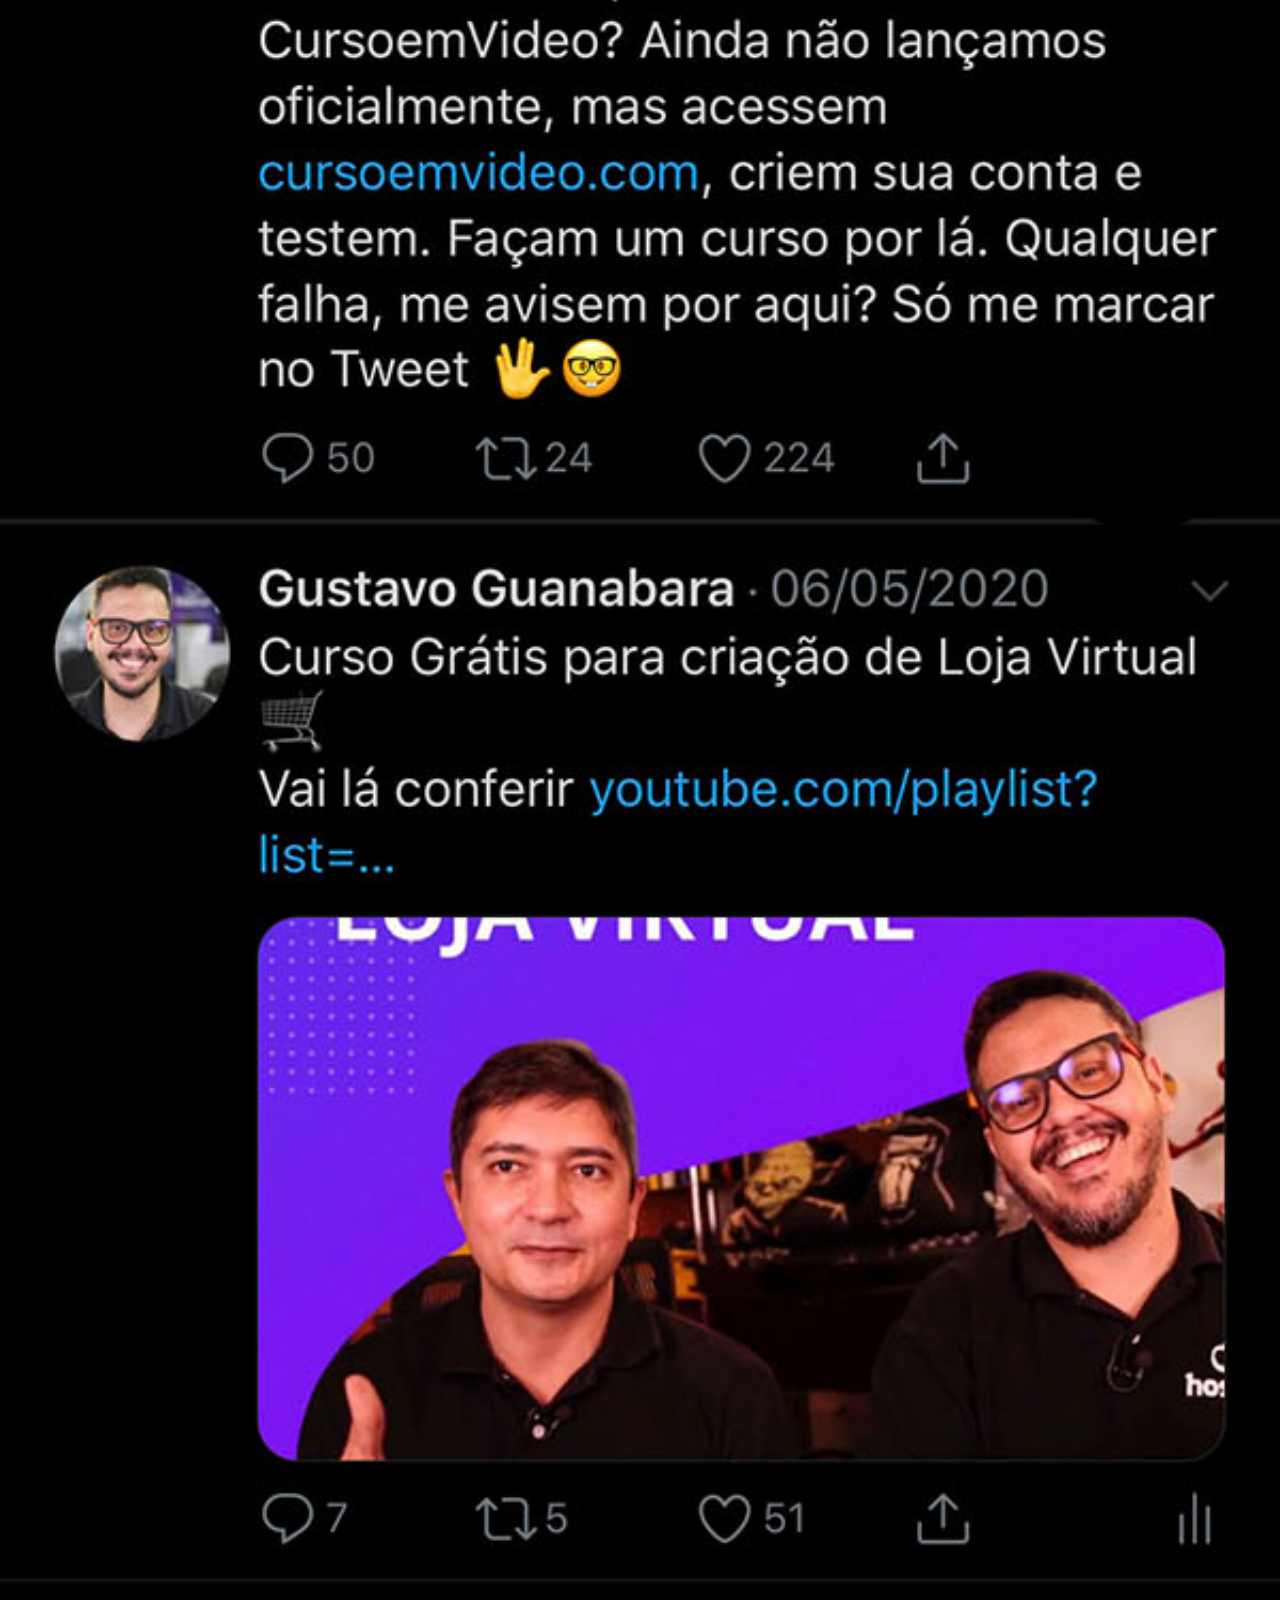
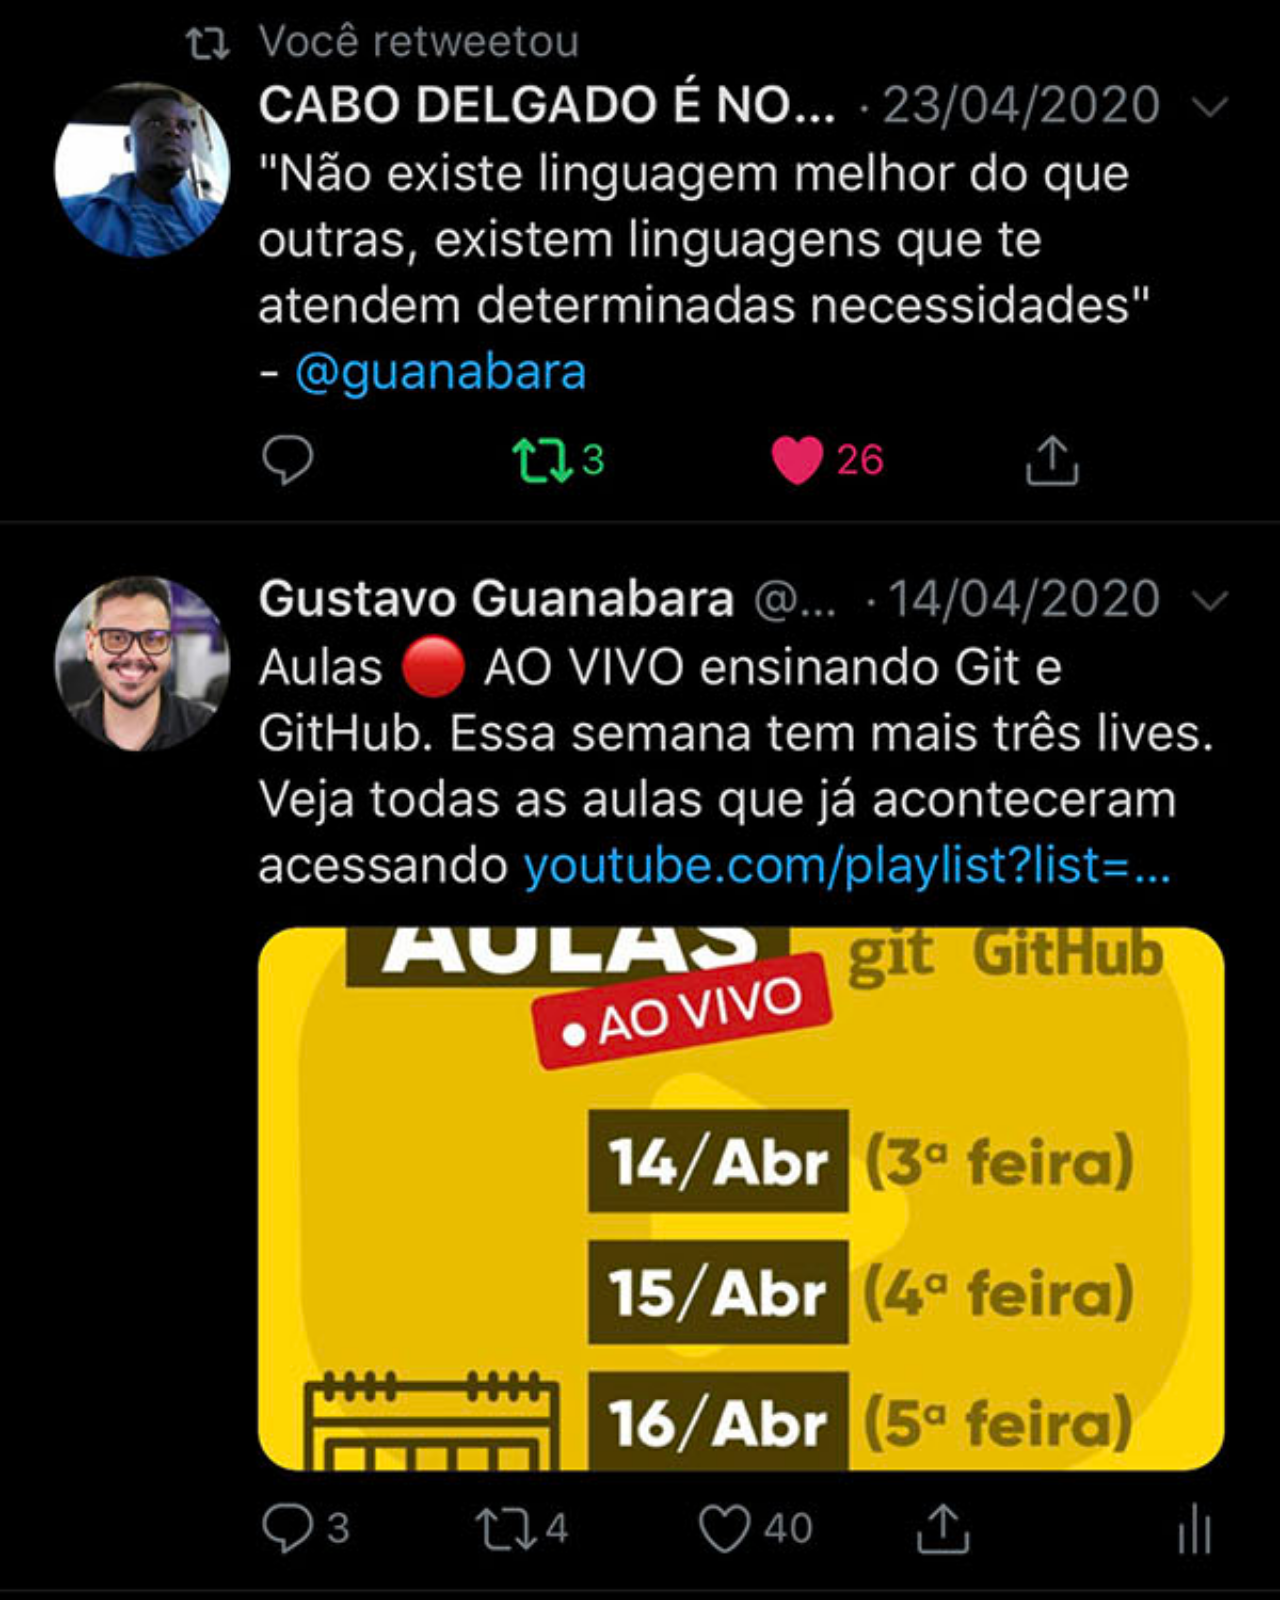
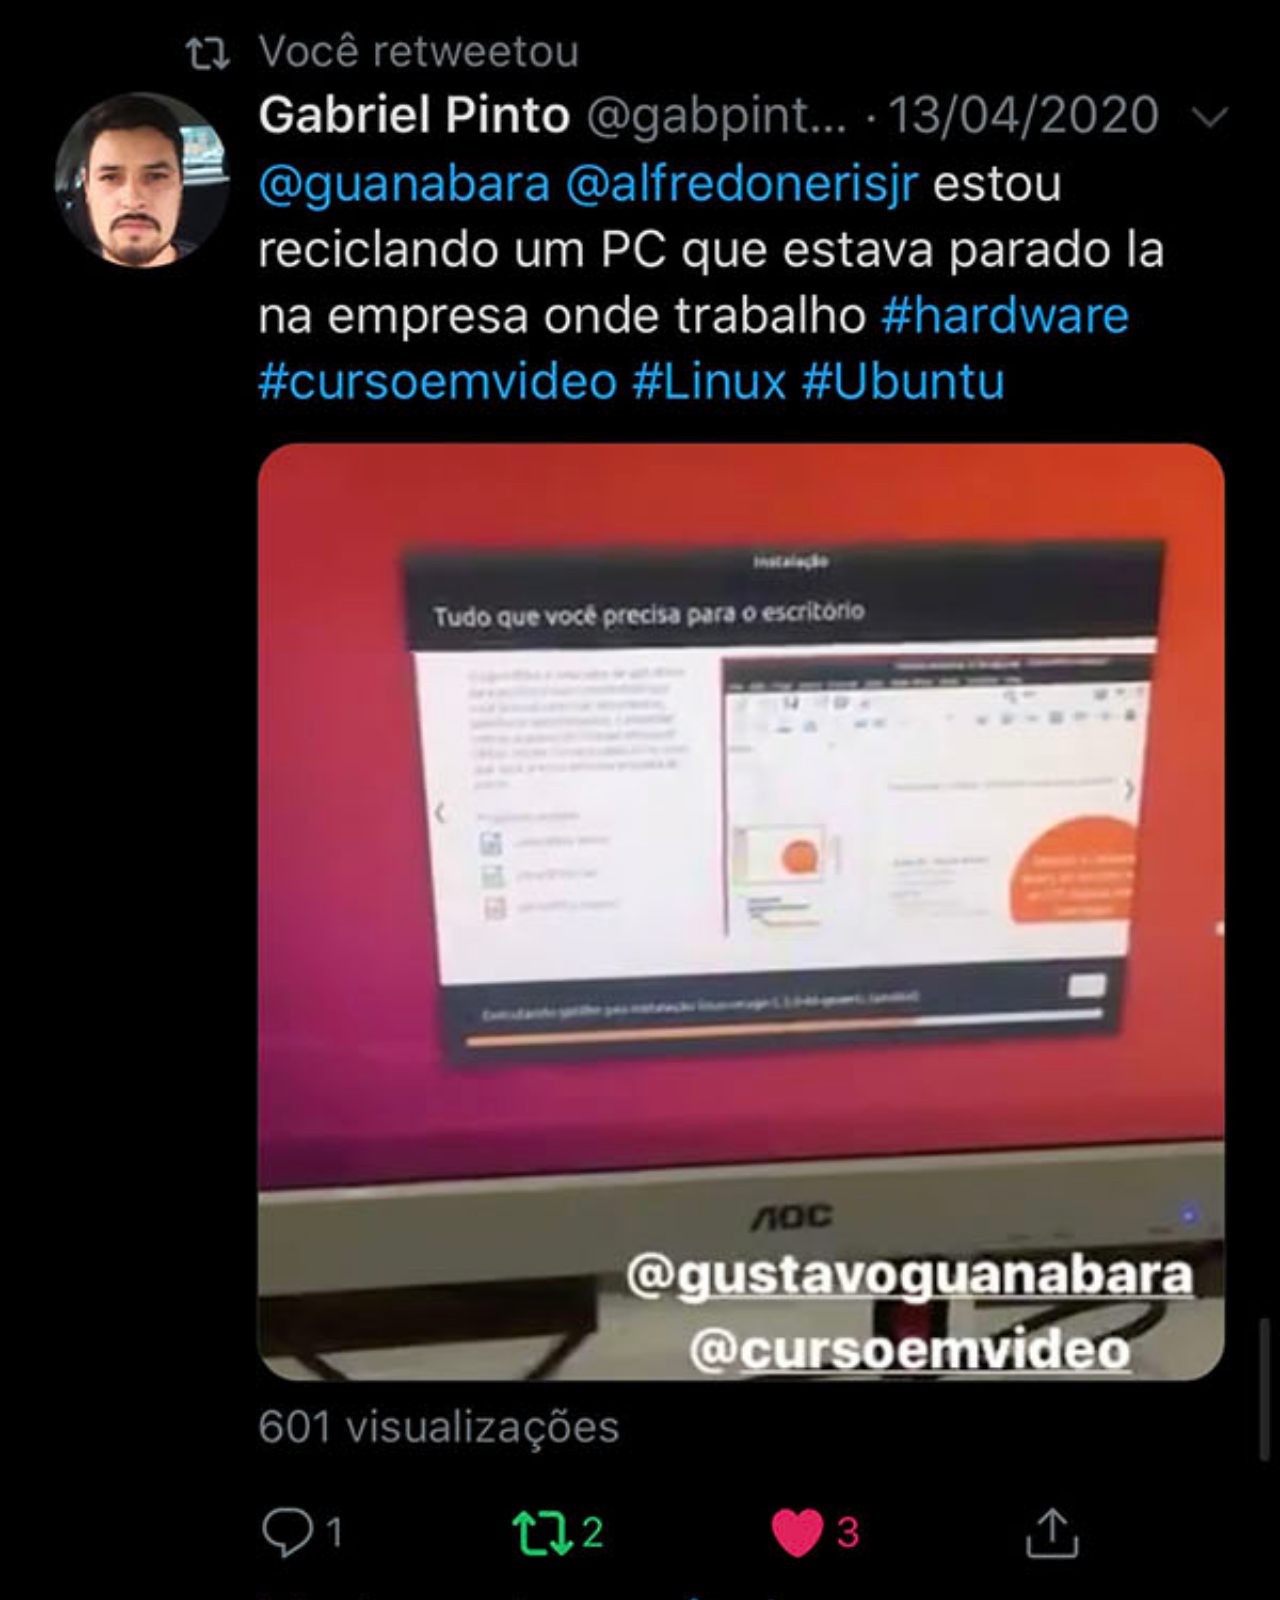
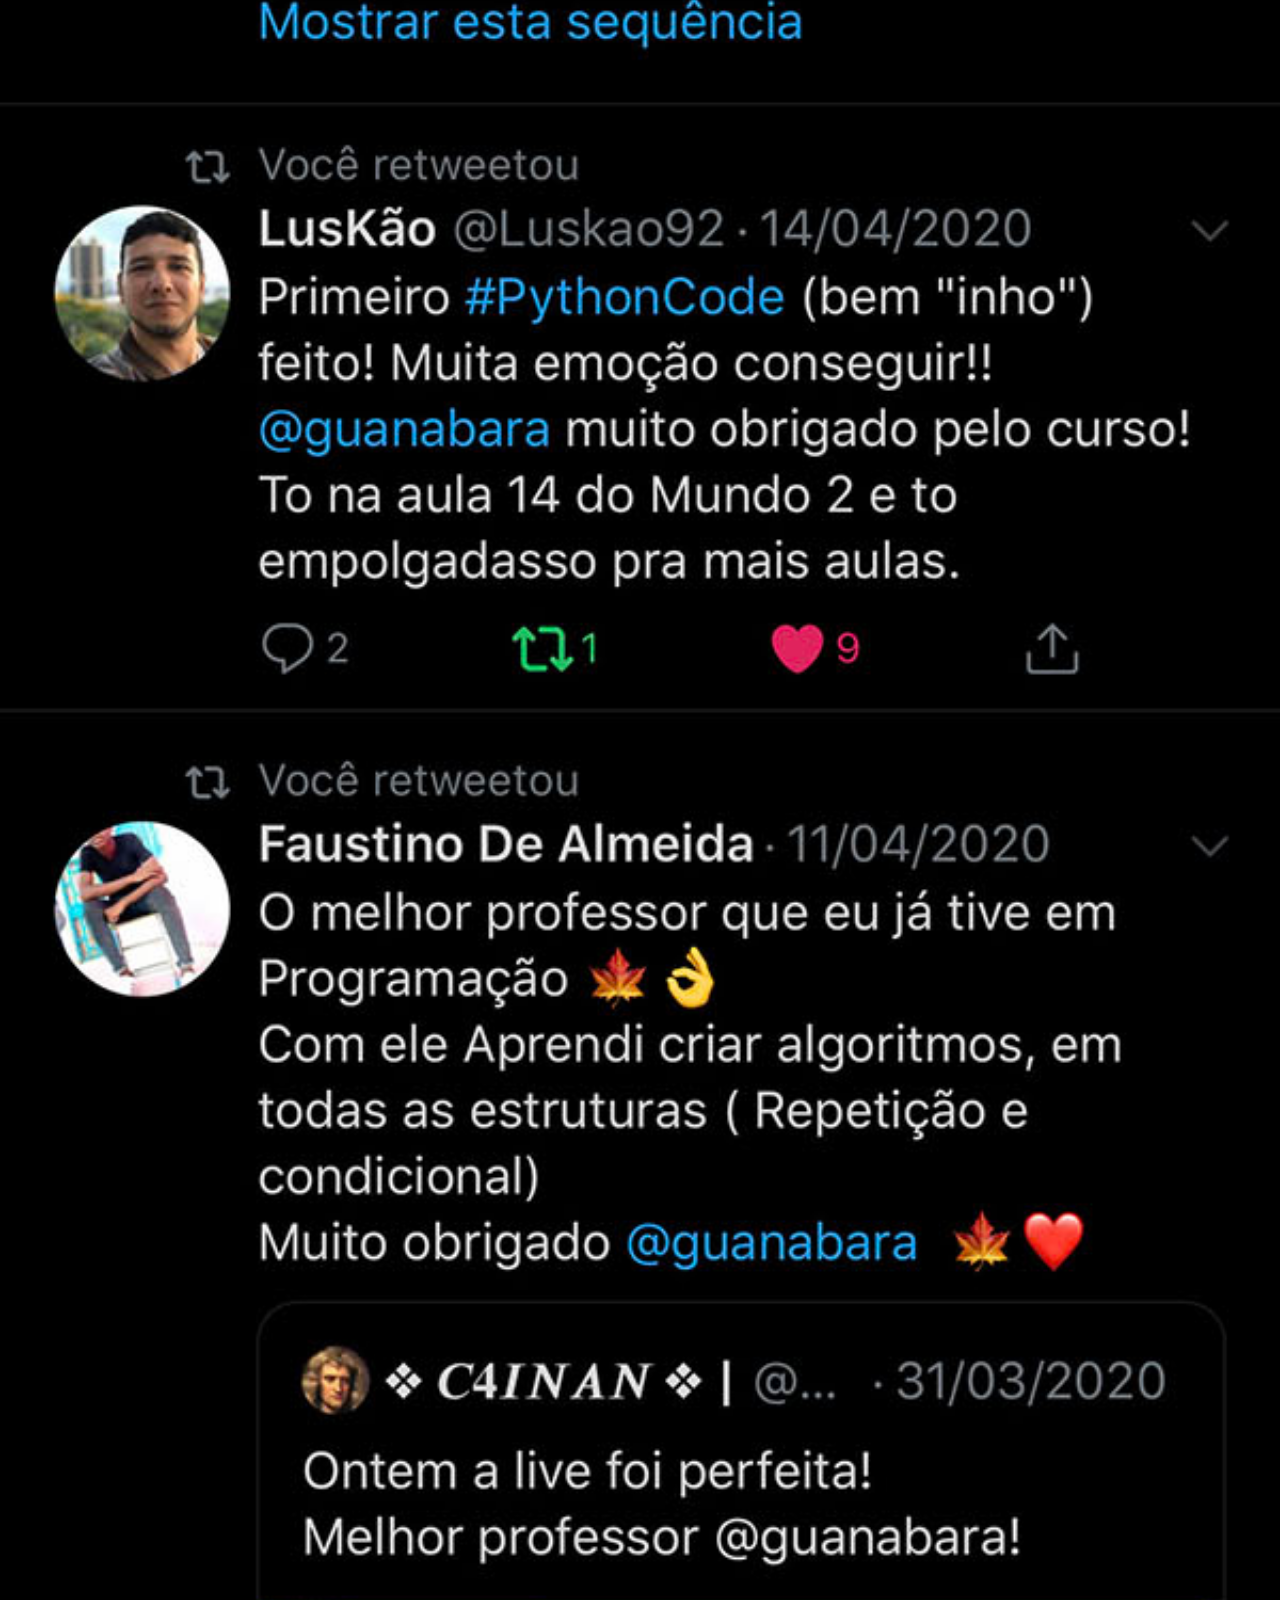
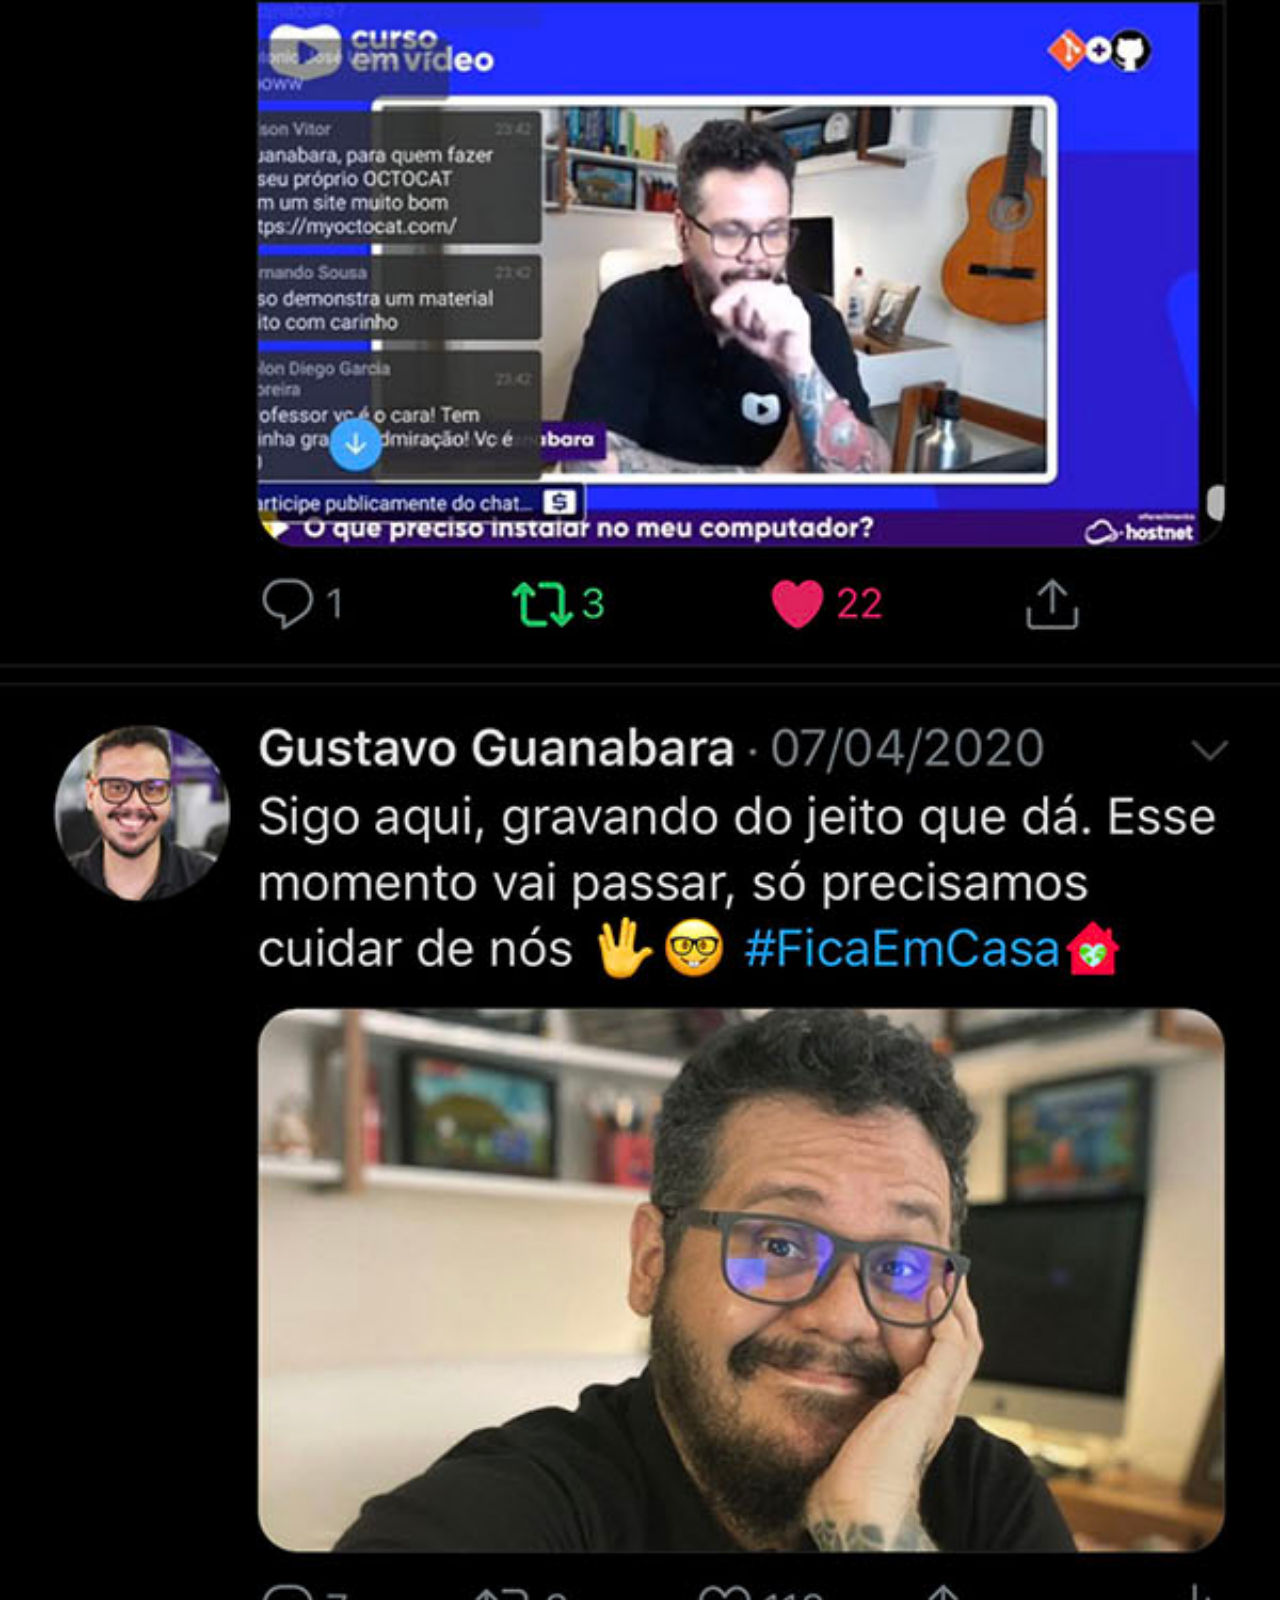
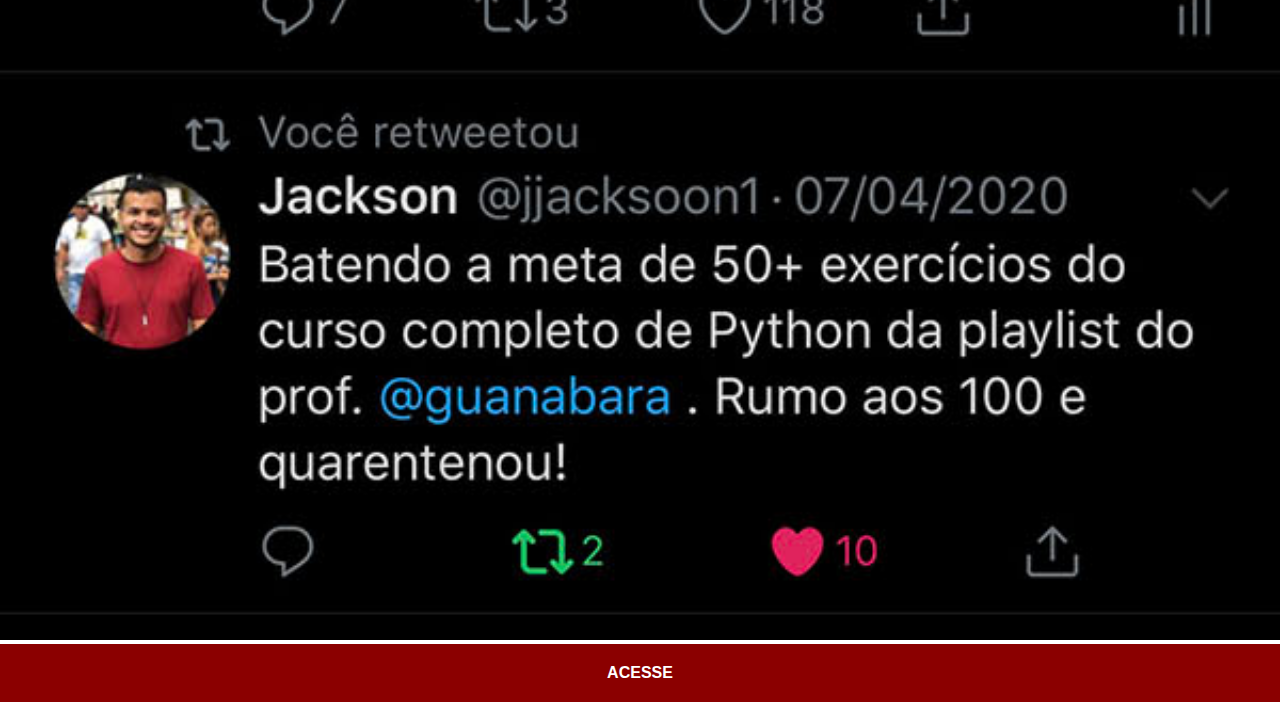
<file: twitter.html>
<!DOCTYPE html>
<html lang="pt-br">
<head>
    <meta charset="UTF-8">
    <meta name="viewport" content="width=device-width, initial-scale=1.0">
    <link rel="stylesheet" href="style/social.css">
    <title>Twitter</title>
</head>
<body>
    <img src="imagens/tela-twitter.jpg" alt="Twitter">
    <a href="#">ACESSE</a>
</body>
</html>
</file>
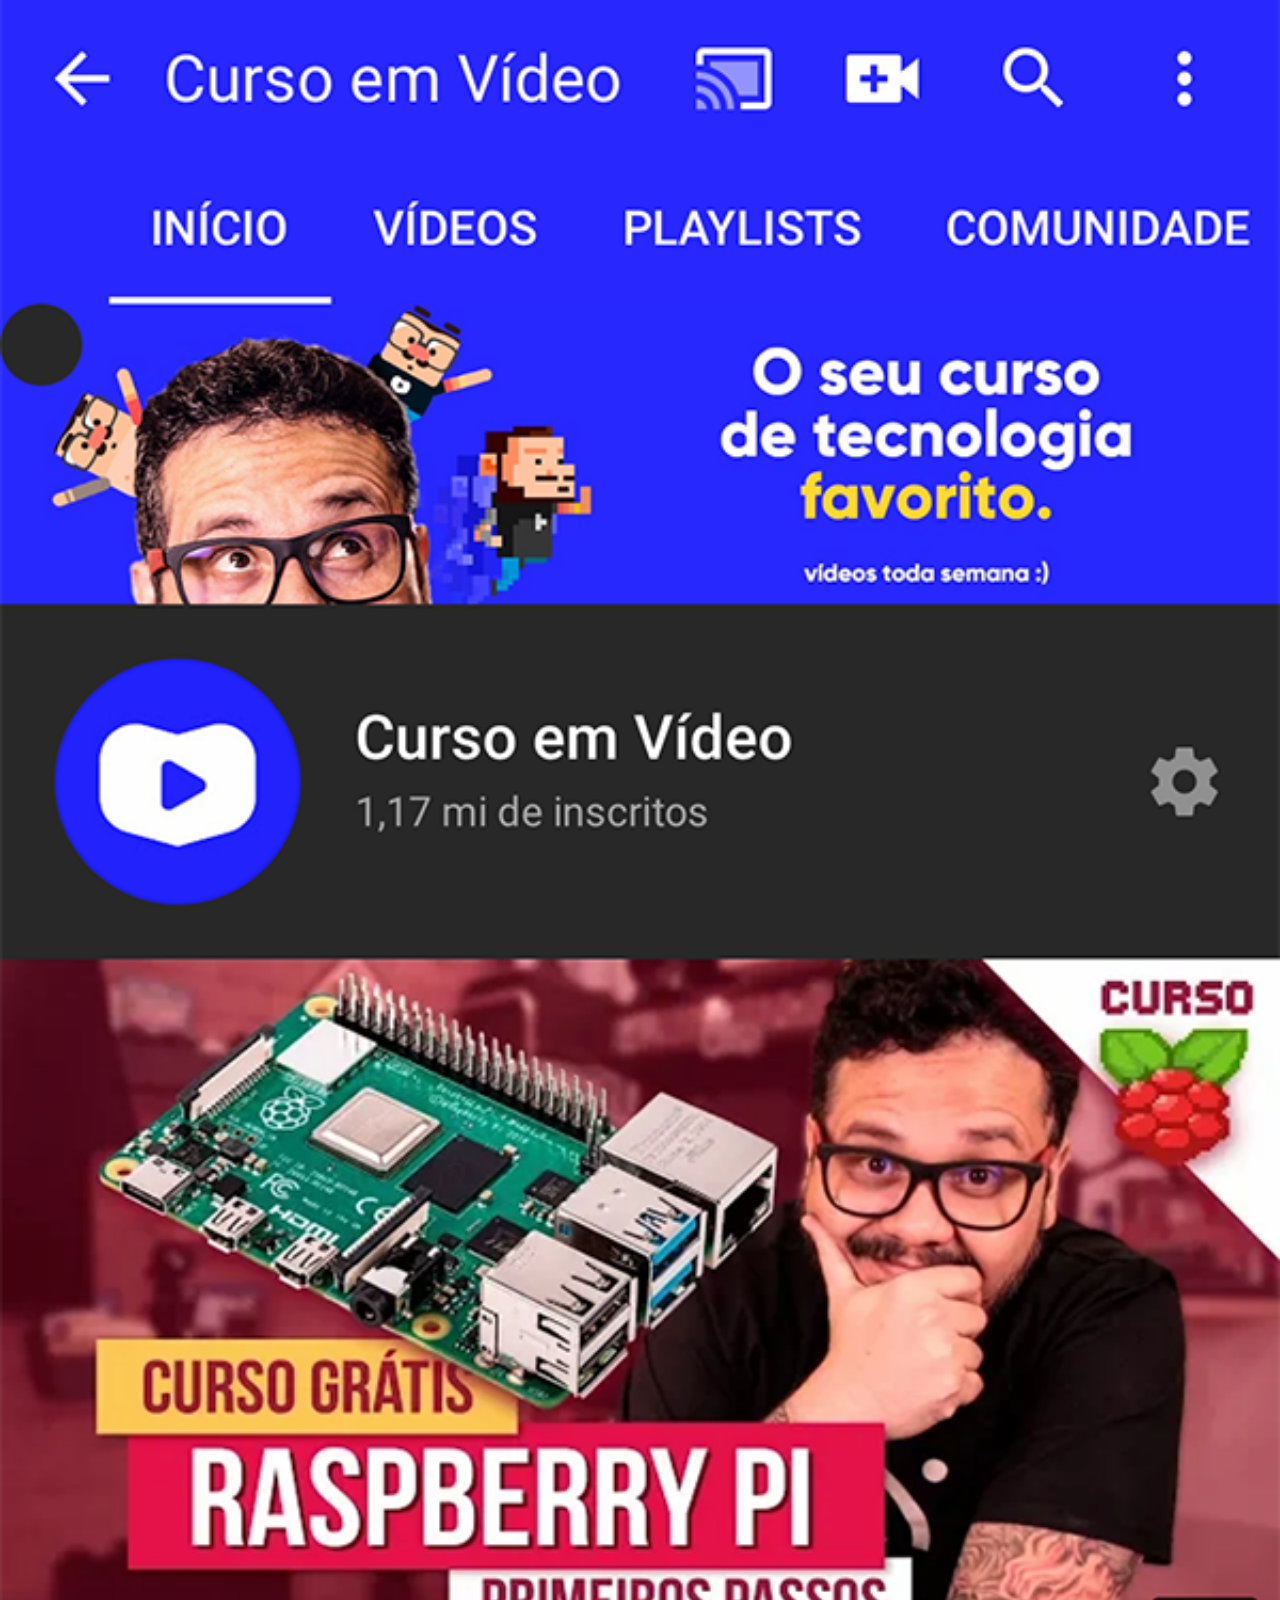
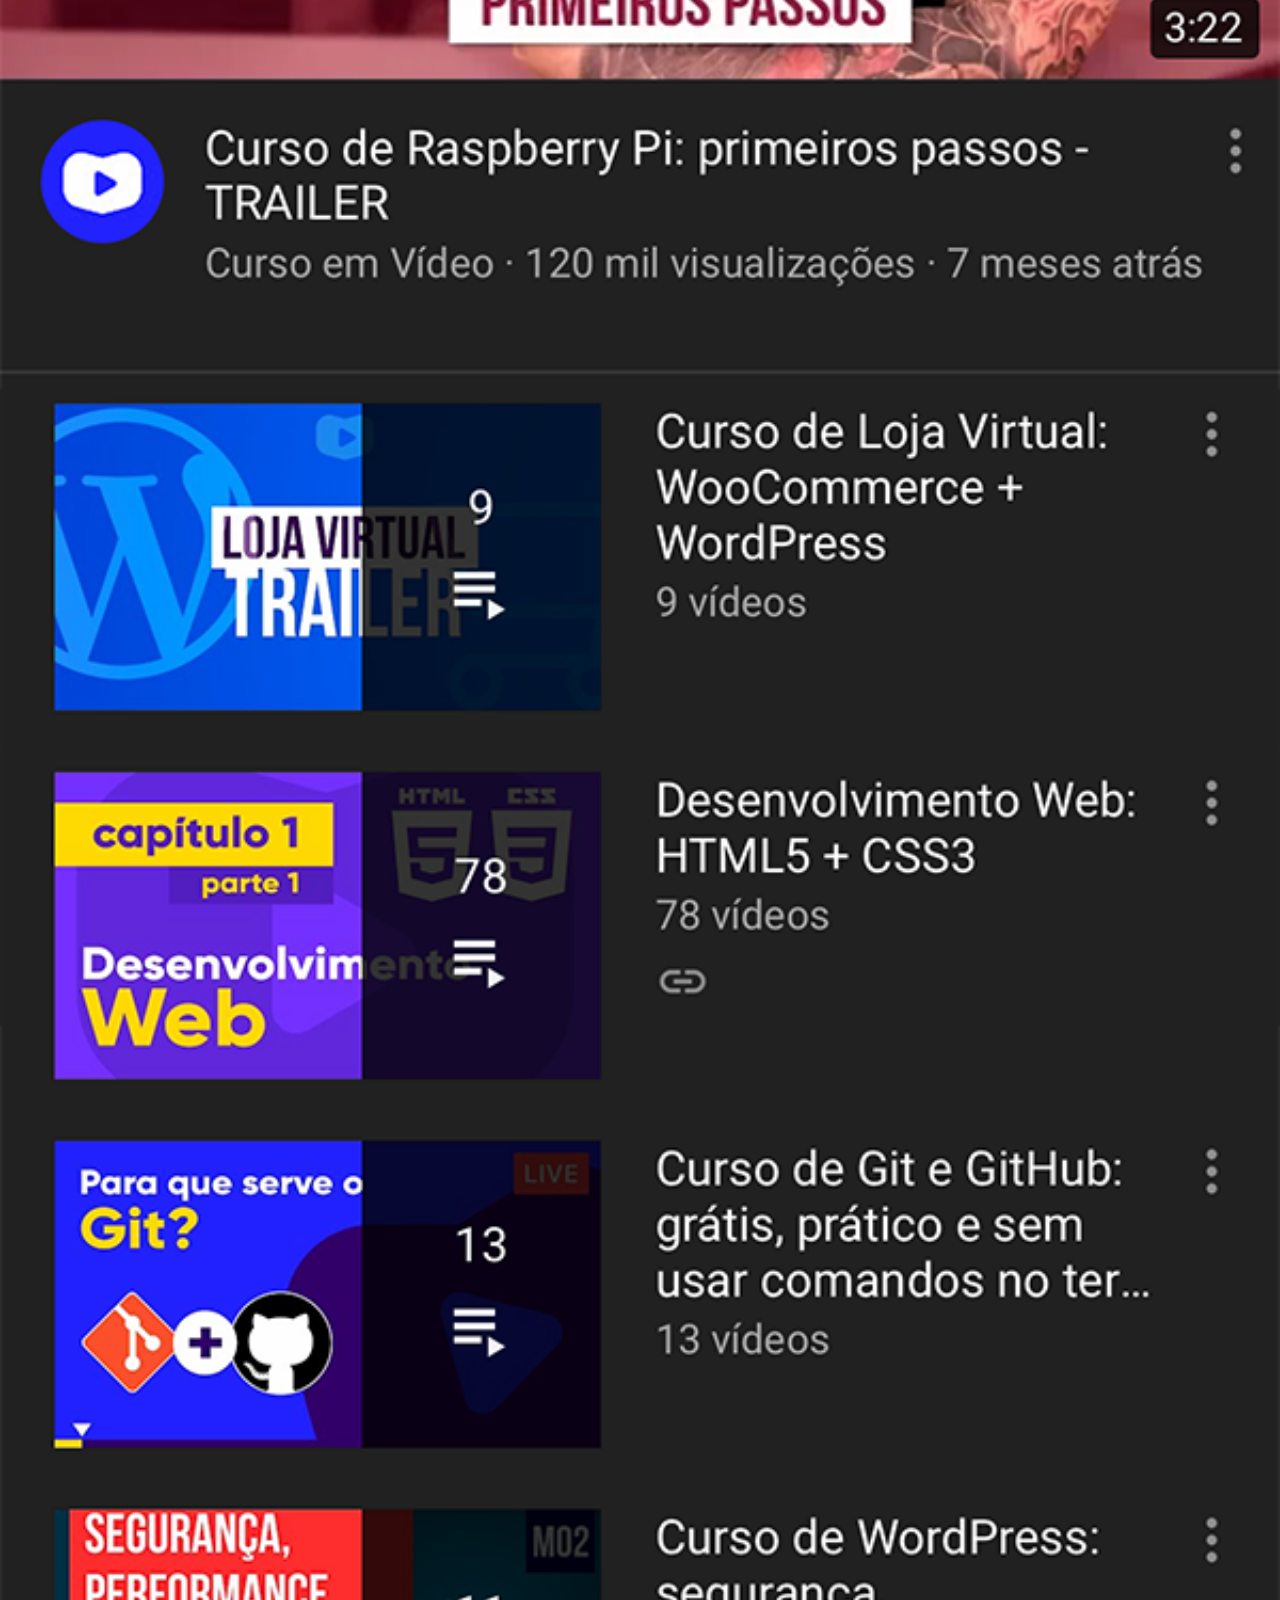
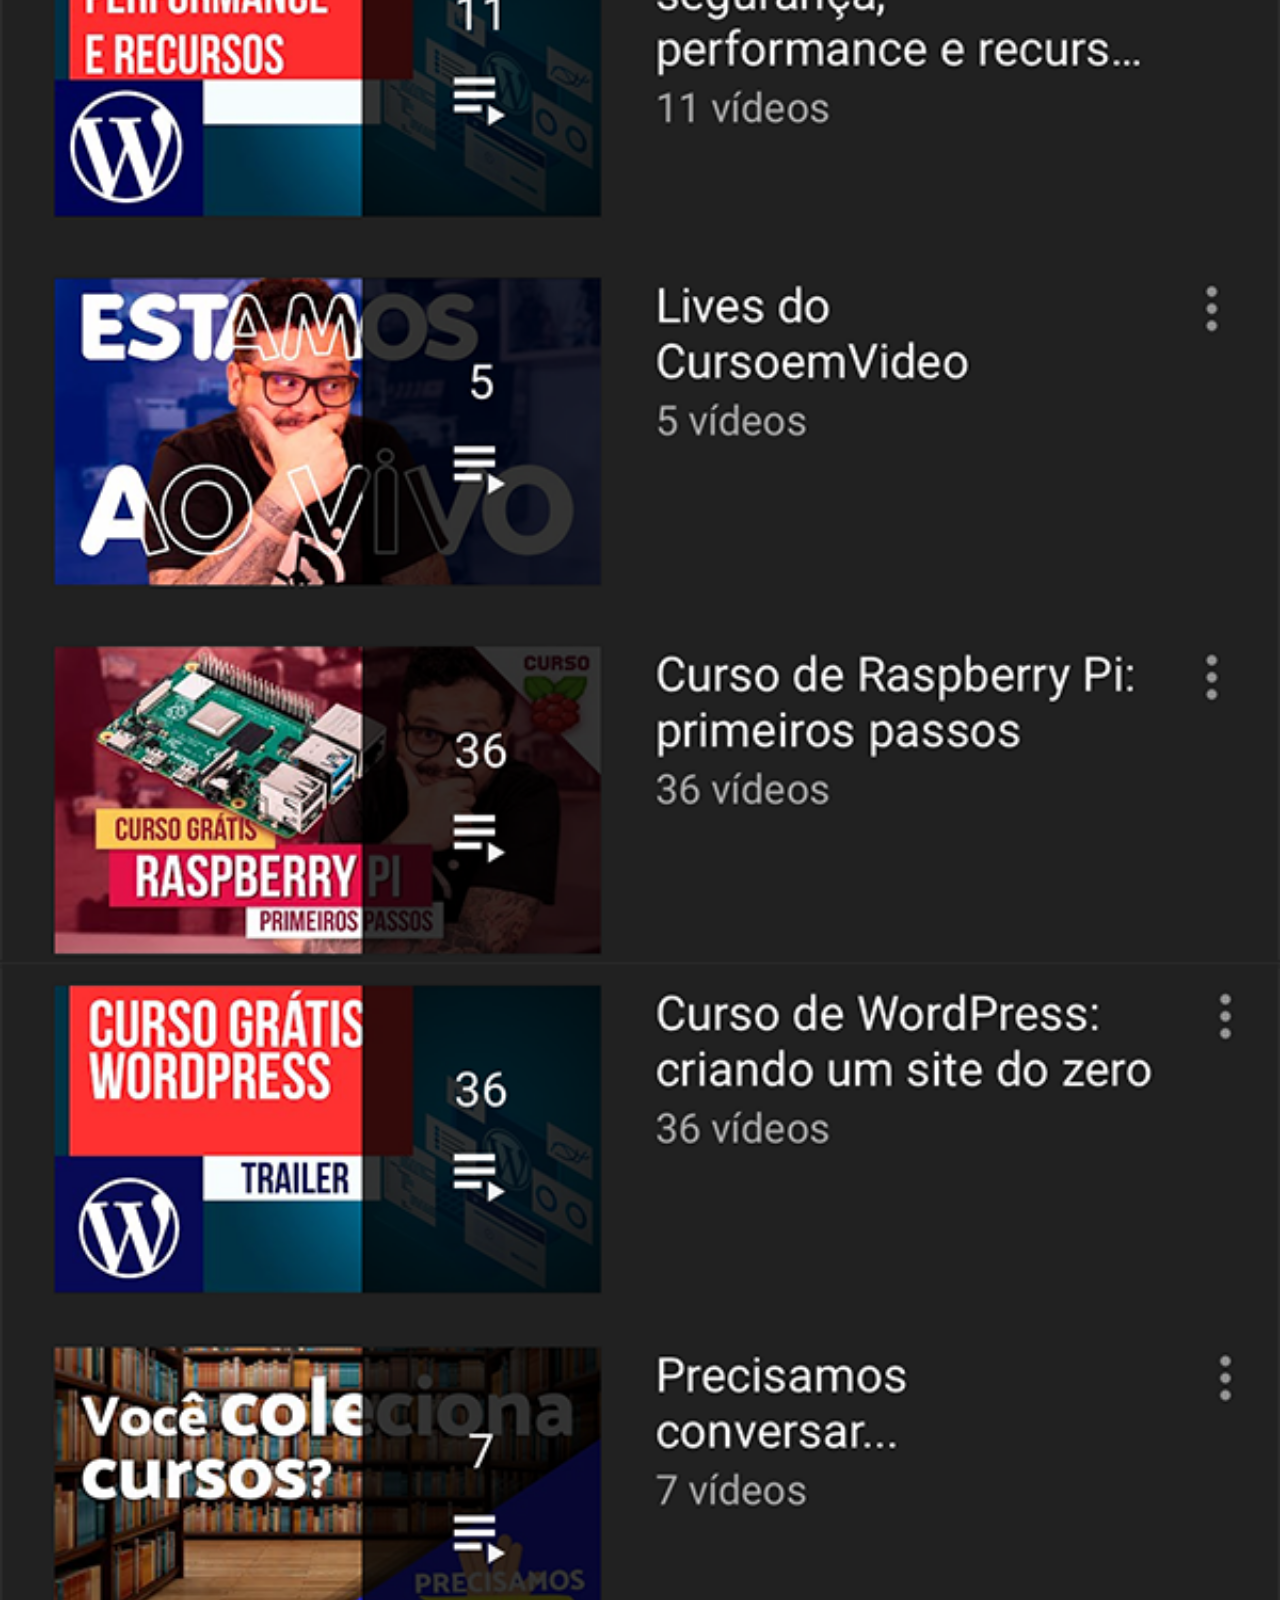
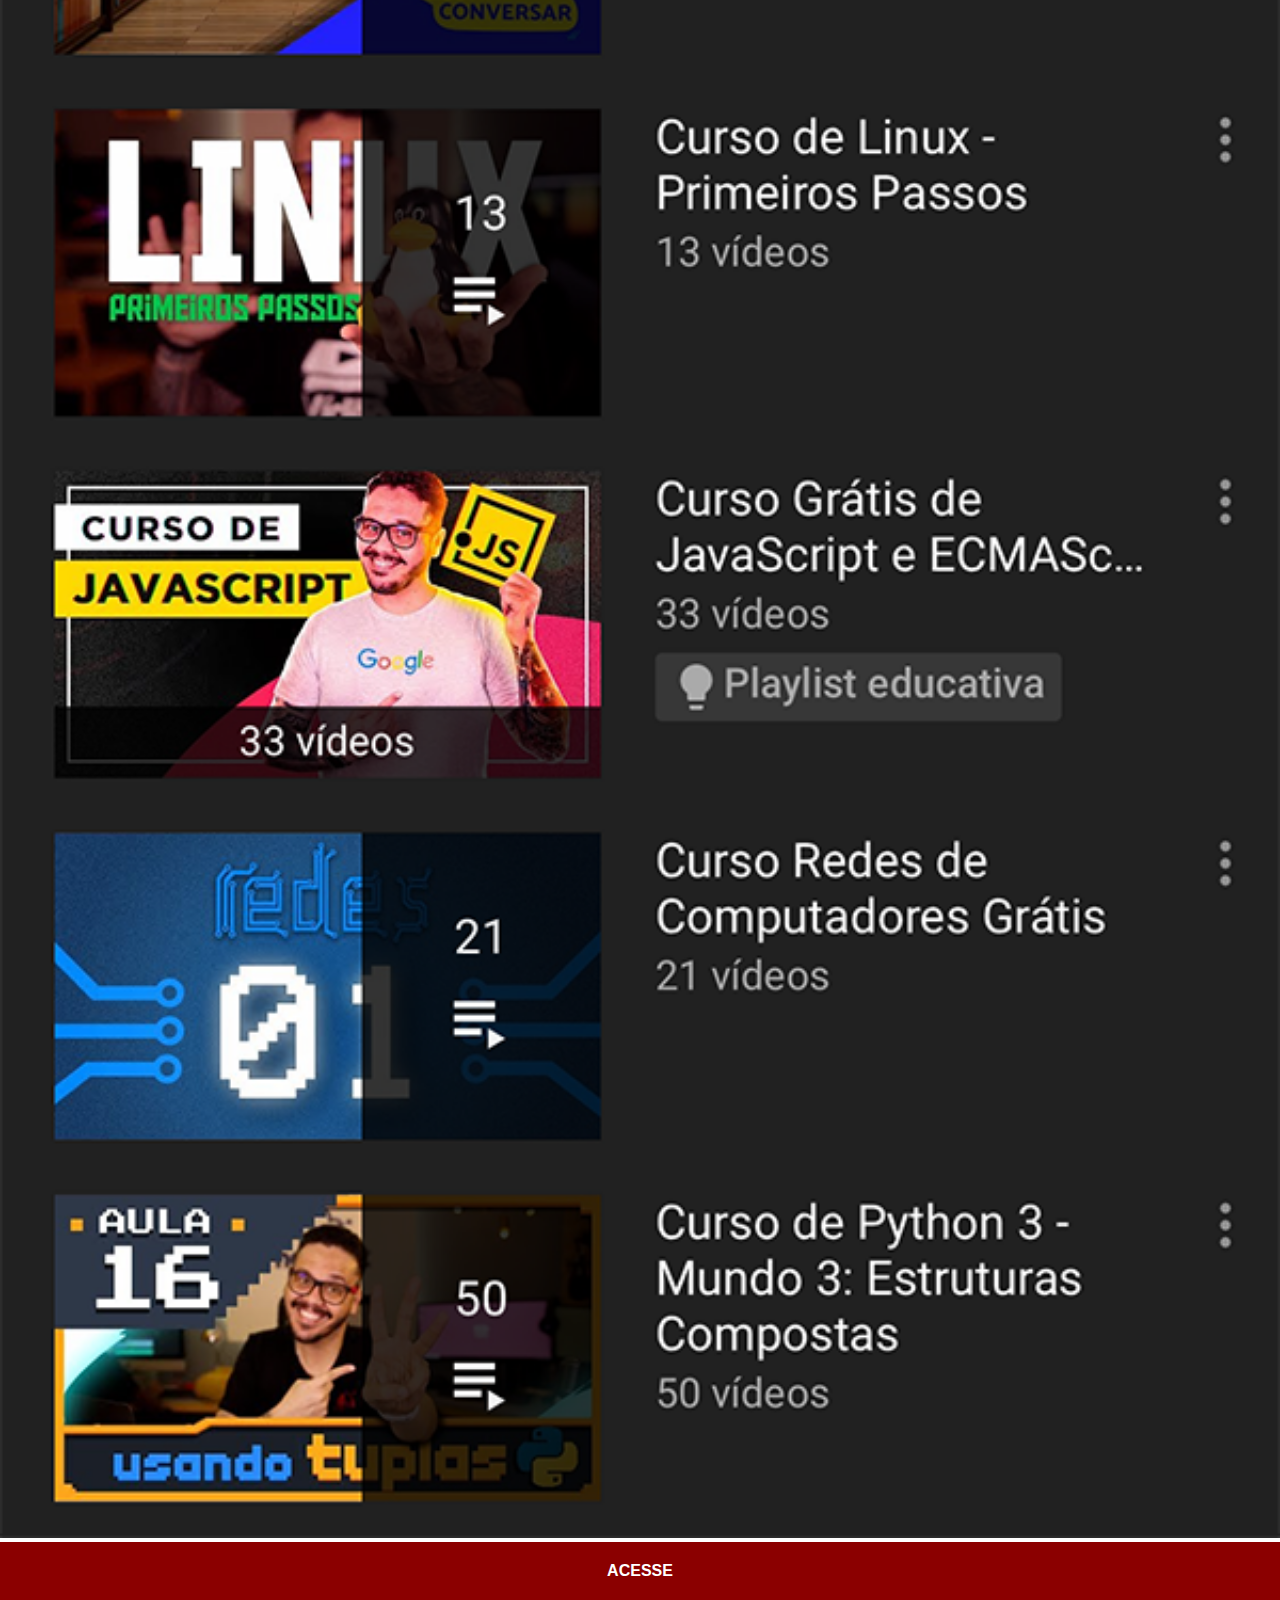
<file: youtube.html>
<!DOCTYPE html>
<html lang="pt-br">
<head>
    <meta charset="UTF-8">
    <meta name="viewport" content="width=device-width, initial-scale=1.0">
    <link rel="stylesheet" href="style/social.css">
    <title>YouTube</title>
</head>
<body>
    <img src="imagens/tela-youtube.png" alt="YouTube">
    <a href="https://www.youtube.com/c/CursoemV%C3%ADdeo/courses" target="_blank">ACESSE</a>
</body>
</html>
</file>
<file: style/style.css>
@charset "UTF-8";

* {
    margin: 0px;
    padding: 0px;
    font-family: Arial, Helvetica, sans-serif;
}

html, body {
    height: 100vh;
    width: 100vw;
    background-color: black;
}

body {
    background: url('../imagens/fundo-madeira.jpg') no-repeat top center;
    background-size: cover;
    background-attachment: fixed;
}

main {
    position: relative;
    height: 100vh;
}

section#telefone {
    position: absolute;
    top: 50%;
    left: 50%;
    transform: translate(-60%, -50%);
    height: 627px;
    width: 311px;
    background: url('../imagens/frame-iphone.png') no-repeat;
}

iframe#tela {
    position: relative;
    top: 80px;
    left: 22px;
    width: 267px;
    height: 471px;
}

section#redes-sociais {
    text-align: right;
}

section#redes-sociais img {
    width: 50px;
    margin: 10px;
    border-radius: 50%;
    box-shadow: 2px 2px 5px rgba(0, 0, 0, 0.400);
    box-sizing: border-box;
}

section#redes-sociais img:hover {
    border: 2px solid rgba(255, 255, 255, 0.637);
    transform: translate(-3px, -3px);
    box-shadow: 5px 5px 10px rgba(0, 0, 0, 0.623);
    transition: transform 0.5s, border 0.8s;
}
</file>
<file: style/social.css>
@charset "UTF-8";

* {
            margin: 0px;
            padding: 0px;
            font-family: Arial, Helvetica, sans-serif;
        }

        ::-webkit-scrollbar {
            width: 0px;
            height: 0px;
        }

        img {
            width: 100vw;
        }

        a {
            display: block;
            background-color: darkred;
            color: white;
            padding: 20px;
            text-align: center;
            font-weight: bolder;
            text-decoration: none;
        }

        a:hover {
            background-color: red;
        }
</file>
